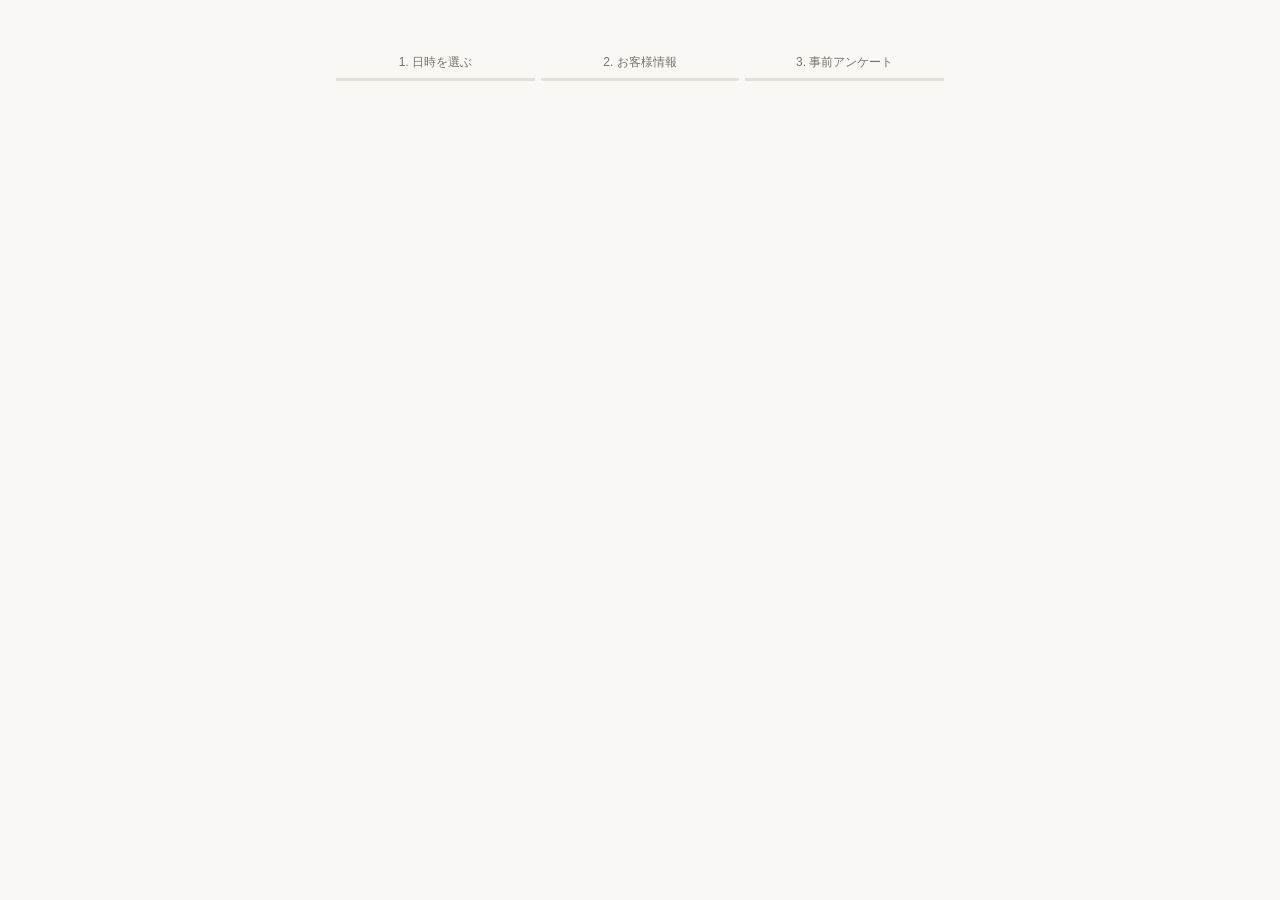
<file: booking/Index.html>
<!DOCTYPE html>
<html lang="ja">
<head>
<base target="_top">
<meta charset="utf-8">
<style>
  :root {
    --main:#8a6a4f; --main-dark:#6f533c; --main-soft:#f3ede6;
    --text:#2f2a26; --sub:#7a716a; --line:#e7e0d8; --bg:#faf8f5; --card:#fff; --err:#c2410c;
  }
  * { box-sizing:border-box; }
  body { margin:0; background:var(--bg); color:var(--text); font-family:-apple-system,BlinkMacSystemFont,"Hiragino Sans","Noto Sans JP","Yu Gothic",sans-serif; line-height:1.7; }
  .wrap { max-width:640px; margin:0 auto; padding:28px 16px 56px; }
  .brand { font-size:13px; letter-spacing:.2em; color:var(--main); font-weight:600; }
  h1 { font-size:22px; margin:2px 0 6px; font-weight:600; }
  .lead { color:var(--sub); font-size:14px; margin:0 0 18px; }
  .steps { display:flex; gap:6px; list-style:none; padding:0; margin:0 0 18px; }
  .steps li { flex:1; text-align:center; font-size:12px; color:var(--sub); padding:6px 0; border-bottom:3px solid var(--line); }
  .steps li.on { color:var(--main-dark); border-color:var(--main); font-weight:600; }
  .steps li.done { color:var(--main); border-color:#cdb8a4; }
  .card { background:var(--card); border:1px solid var(--line); border-radius:16px; padding:20px; margin-bottom:16px; }
  h2 { font-size:16px; margin:0 0 12px; font-weight:600; }
  .dates { display:flex; gap:8px; overflow-x:auto; padding-bottom:6px; }
  .chip, .slot { border:1px solid var(--line); background:#fff; border-radius:10px; padding:8px 12px; font-size:14px; cursor:pointer; white-space:nowrap; color:var(--text); font-family:inherit; }
  .chip.on, .slot.on { background:var(--main); border-color:var(--main); color:#fff; }
  .slots { display:grid; grid-template-columns:repeat(auto-fill,minmax(84px,1fr)); gap:8px; margin-top:12px; }
  label.f { display:block; font-size:14px; font-weight:600; margin:14px 0 6px; }
  .req { color:var(--err); font-size:11px; margin-left:6px; font-weight:600; }
  .opt-label { color:var(--sub); font-size:11px; margin-left:6px; font-weight:400; }
  input[type=text], input[type=email], input[type=tel], textarea { width:100%; font:inherit; font-size:16px; padding:10px 12px; border:1px solid var(--line); border-radius:10px; background:#fff; color:var(--text); }
  textarea { min-height:110px; resize:vertical; }
  input:focus, textarea:focus { outline:2px solid #d9c6b3; border-color:var(--main); }
  .picked { background:var(--main-soft); border-radius:10px; padding:10px 12px; font-size:14px; }
  fieldset { border:0; padding:0; margin:0 0 22px; }
  legend { font-size:15px; font-weight:600; margin-bottom:10px; padding:0; }
  .opts { display:flex; flex-wrap:wrap; gap:8px; }
  .opt { position:relative; cursor:pointer; }
  .opt input { position:absolute; opacity:0; pointer-events:none; }
  .opt span { display:inline-block; border:1px solid var(--line); border-radius:999px; padding:8px 14px; font-size:14px; background:#fff; transition:background .15s, color .15s; }
  .opt input:checked + span { background:var(--main); border-color:var(--main); color:#fff; }
  .opt input:focus-visible + span { outline:2px solid #d9c6b3; outline-offset:2px; }
  button.submit { width:100%; margin-top:8px; padding:14px; font-size:16px; font-weight:600; border:0; border-radius:12px; background:var(--main); color:#fff; cursor:pointer; font-family:inherit; }
  button.submit:disabled { opacity:.45; cursor:default; }
  button.link { display:block; margin:14px auto 0; background:none; border:0; color:var(--sub); font-size:14px; text-decoration:underline; cursor:pointer; font-family:inherit; }
  .notice { background:var(--main-soft); border-color:transparent; font-size:14px; }
  .notice strong { font-size:16px; }
  .msg { color:var(--sub); font-size:14px; }
  .err { color:var(--err); font-size:14px; margin:12px 0 0; }
  .done { text-align:center; padding:36px 20px; }
  .done .big { width:56px; height:56px; border-radius:50%; background:var(--main); color:#fff; font-size:28px; display:flex; align-items:center; justify-content:center; margin:0 auto 12px; }
  .hidden { display:none !important; }
</style>
</head>
<body>
<div class="wrap">
  <div class="brand" id="brand"></div>
  <h1 id="title"></h1>
  <p class="lead" id="lead"></p>
  <ol class="steps" id="steps">
    <li data-s="1">1. 日時を選ぶ</li>
    <li data-s="2">2. お客様情報</li>
    <li data-s="3">3. 事前アンケート</li>
  </ol>

  <!-- 予約 -->
  <section id="book-area" class="hidden">
    <div class="card">
      <h2>日時を選ぶ</h2>
      <div id="loading" class="msg">空き状況を読み込んでいます…</div>
      <div id="dates" class="dates"></div>
      <div id="slots" class="slots"></div>
    </div>

    <div class="card">
      <h2>お客様情報</h2>
      <div id="picked" class="picked hidden"></div>

      <label class="f" for="name">お名前<span class="req">必須</span></label>
      <input id="name" type="text" autocomplete="name" placeholder="山田 花子">

      <label class="f" for="email">メールアドレス<span class="req">必須</span></label>
      <input id="email" type="email" autocomplete="email" placeholder="example@mail.com">

      <label class="f" for="phone">電話番号<span class="opt-label">任意</span></label>
      <input id="phone" type="tel" autocomplete="tel" placeholder="090-1234-5678">

      <div id="book-error" class="err hidden"></div>
      <button id="book-submit" class="submit" style="margin-top:20px" disabled>この日時で予約する</button>
    </div>
  </section>

  <!-- 事前アンケート -->
  <section id="survey-area" class="hidden">
    <div class="card notice" id="survey-intro"></div>
    <div class="card">
      <h2>事前アンケート</h2>
      <p class="msg" style="margin-top:-6px">ご相談をより充実した時間にするため、簡単なアンケートにご協力ください（1分ほどで終わります）。</p>
      <form id="survey-form" onsubmit="return false"></form>
      <div id="survey-error" class="err hidden"></div>
      <button id="survey-submit" class="submit">アンケートを送信する</button>
      <button id="survey-later" class="link hidden">あとで回答する</button>
    </div>
  </section>

  <!-- 完了 -->
  <section id="done-area" class="card done hidden">
    <div class="big">✓</div>
    <h2 id="done-title"></h2>
    <p id="done-text" class="msg"></p>
  </section>
</div>

<script>
  const DATA = <?!= dataJson ?>;
  const $ = (id) => document.getElementById(id);
  let days = [], selected = null, sending = false, booking = DATA.booking || null;

  $('brand').textContent = DATA.brand;
  $('title').textContent = DATA.title;

  function show(id) {
    ['book-area', 'survey-area', 'done-area'].forEach(s => $(s).classList.toggle('hidden', s !== id));
    window.scrollTo(0, 0);
  }
  function setStep(n) {
    document.querySelectorAll('#steps li').forEach(li => {
      const s = Number(li.dataset.s);
      li.classList.toggle('on', s === n);
      li.classList.toggle('done', s < n);
    });
  }
  function errText(e) {
    return (e && e.message) ? e.message.replace(/^Error:\s*/, '') : '送信に失敗しました。時間をおいて再度お試しください。';
  }

  /* ---------- 予約 ---------- */

  function loadSlots() {
    $('loading').classList.remove('hidden');
    $('loading').textContent = '空き状況を読み込んでいます…';
    $('dates').innerHTML = ''; $('slots').innerHTML = '';
    google.script.run
      .withSuccessHandler(d => {
        days = d;
        if (!days.length) { $('loading').textContent = '現在ご予約いただける枠がありません。'; return; }
        $('loading').classList.add('hidden');
        renderDates(0);
      })
      .withFailureHandler(() => { $('loading').textContent = '読み込みに失敗しました。ページを再読み込みしてください。'; })
      .getAvailableSlots();
  }

  function renderDates(active) {
    $('dates').innerHTML = '';
    days.forEach((d, i) => {
      const b = document.createElement('button');
      b.className = 'chip' + (i === active ? ' on' : '');
      b.textContent = d.label;
      b.onclick = () => renderDates(i);
      $('dates').appendChild(b);
    });
    renderSlots(days[active]);
  }

  function renderSlots(day) {
    $('slots').innerHTML = '';
    day.slots.forEach(s => {
      const b = document.createElement('button');
      b.className = 'slot' + (selected && selected.start === s.start ? ' on' : '');
      b.textContent = s.label;
      b.onclick = () => {
        selected = { start: s.start, text: day.label + ' ' + s.label + '〜' };
        renderSlots(day); setStep(2); updateBook();
      };
      $('slots').appendChild(b);
    });
  }

  function updateBook() {
    if (selected) { $('picked').textContent = '選択中の日時：' + selected.text; $('picked').classList.remove('hidden'); }
    else $('picked').classList.add('hidden');
    $('book-submit').disabled = sending || !selected || !$('name').value.trim() || !$('email').value.trim();
  }
  ['name', 'email', 'phone'].forEach(id => $(id).addEventListener('input', updateBook));

  $('book-submit').onclick = () => {
    sending = true; updateBook();
    $('book-submit').textContent = '送信中…';
    $('book-error').classList.add('hidden');
    google.script.run
      .withSuccessHandler(r => {
        sending = false;
        booking = { id: r.id, name: r.name, when: r.when, answered: false, answers: {} };
        openSurvey(true);
      })
      .withFailureHandler(e => {
        sending = false;
        $('book-submit').textContent = 'この日時で予約する';
        $('book-error').textContent = errText(e);
        $('book-error').classList.remove('hidden');
        if (/埋まって/.test($('book-error').textContent)) { selected = null; setStep(1); loadSlots(); }
        updateBook();
      })
      .bookSlot({ name: $('name').value, email: $('email').value, phone: $('phone').value, start: selected.start });
  };

  /* ---------- 事前アンケート ---------- */

  function renderSurvey() {
    const form = $('survey-form');
    form.innerHTML = '';
    const prev = booking.answers || {};
    DATA.survey.forEach(q => {
      const fs = document.createElement('fieldset');
      const lg = document.createElement('legend');
      lg.textContent = q.label;
      const badge = document.createElement('span');
      badge.className = q.required ? 'req' : 'opt-label';
      badge.textContent = q.required ? '必須' : '任意';
      lg.appendChild(badge);
      fs.appendChild(lg);

      if (q.type === 'textarea') {
        const ta = document.createElement('textarea');
        ta.name = q.key;
        ta.placeholder = 'お部屋のこと、気になっていること、ご希望など自由にご記入ください';
        ta.value = prev[q.key] || '';
        fs.appendChild(ta);
      } else {
        const chosen = (prev[q.key] || '').split('、');
        const wrap = document.createElement('div');
        wrap.className = 'opts';
        q.options.forEach(o => {
          const lb = document.createElement('label');
          lb.className = 'opt';
          const inp = document.createElement('input');
          inp.type = q.type; inp.name = q.key; inp.value = o;
          inp.checked = chosen.indexOf(o) !== -1;
          const sp = document.createElement('span');
          sp.textContent = o;
          lb.appendChild(inp); lb.appendChild(sp);
          wrap.appendChild(lb);
        });
        fs.appendChild(wrap);
      }
      form.appendChild(fs);
    });
  }

  function collectSurvey() {
    const form = $('survey-form'), answers = {};
    for (const q of DATA.survey) {
      let v;
      if (q.type === 'checkbox') v = [...form.querySelectorAll('input[name="' + q.key + '"]:checked')].map(i => i.value);
      else if (q.type === 'radio') { const c = form.querySelector('input[name="' + q.key + '"]:checked'); v = c ? c.value : ''; }
      else v = form.querySelector('textarea[name="' + q.key + '"]').value.trim();
      if (q.required && (!v || !v.length)) throw new Error('「' + q.label + '」にご回答ください。');
      answers[q.key] = v;
    }
    return answers;
  }

  function openSurvey(justBooked) {
    setStep(3);
    const intro = $('survey-intro');
    intro.innerHTML = '';
    const head = document.createElement('strong');
    head.textContent = justBooked ? 'ご予約ありがとうございます' : booking.name + ' 様';
    const p = document.createElement('div');
    p.textContent = 'ご相談日時：' + booking.when;
    intro.appendChild(head); intro.appendChild(p);
    if (justBooked) {
      const m = document.createElement('div');
      m.className = 'msg';
      m.textContent = '確認メールをお送りしました。Zoomのリンクはメールに記載しています。';
      intro.appendChild(m);
    } else if (booking.answered) {
      const m = document.createElement('div');
      m.className = 'msg';
      m.textContent = 'アンケートは回答済みです。内容を修正して送り直すこともできます。';
      intro.appendChild(m);
    }
    $('survey-later').classList.toggle('hidden', !justBooked);
    renderSurvey();
    show('survey-area');
  }

  $('survey-submit').onclick = () => {
    $('survey-error').classList.add('hidden');
    let answers;
    try { answers = collectSurvey(); }
    catch (e) { $('survey-error').textContent = e.message; $('survey-error').classList.remove('hidden'); return; }
    $('survey-submit').disabled = true;
    $('survey-submit').textContent = '送信中…';
    google.script.run
      .withSuccessHandler(() => {
        done('ありがとうございました', 'アンケートを受け付けました。\n' + booking.when + ' にお話しできるのを楽しみにしております。');
      })
      .withFailureHandler(e => {
        $('survey-submit').disabled = false;
        $('survey-submit').textContent = 'アンケートを送信する';
        $('survey-error').textContent = errText(e);
        $('survey-error').classList.remove('hidden');
      })
      .submitSurvey(booking.id, answers);
  };

  $('survey-later').onclick = () => {
    done('ご予約を承りました', booking.when + '\n確認メールにアンケートのURLを記載しています。ご相談日までにご回答いただけると助かります。');
  };

  function done(title, text) {
    document.querySelectorAll('#steps li').forEach(li => { li.classList.remove('on'); li.classList.add('done'); });
    $('done-title').textContent = title;
    $('done-text').innerText = text + '\n\nメールが届かない場合は、迷惑メールフォルダもご確認ください。';
    show('done-area');
  }

  /* ---------- 開始 ---------- */

  if (DATA.mode === 'survey') {
    $('lead').textContent = '事前アンケートにご協力ください。';
    openSurvey(false);
  } else if (DATA.mode === 'notfound') {
    $('steps').classList.add('hidden');
    $('done-title').textContent = 'ご予約が見つかりませんでした';
    $('done-text').textContent = 'お手数ですが、確認メールに記載のURLから開き直してください。';
    $('done-area').querySelector('.big').textContent = '!';
    show('done-area');
  } else {
    $('lead').textContent = 'ご都合のよい日時をお選びください（' + DATA.slotMinutes + '分・Zoom）。ご予約のあとに簡単な事前アンケートがあります。';
    setStep(1);
    show('book-area');
    loadSlots();
  }
</script>
</body>
</html>
</file>
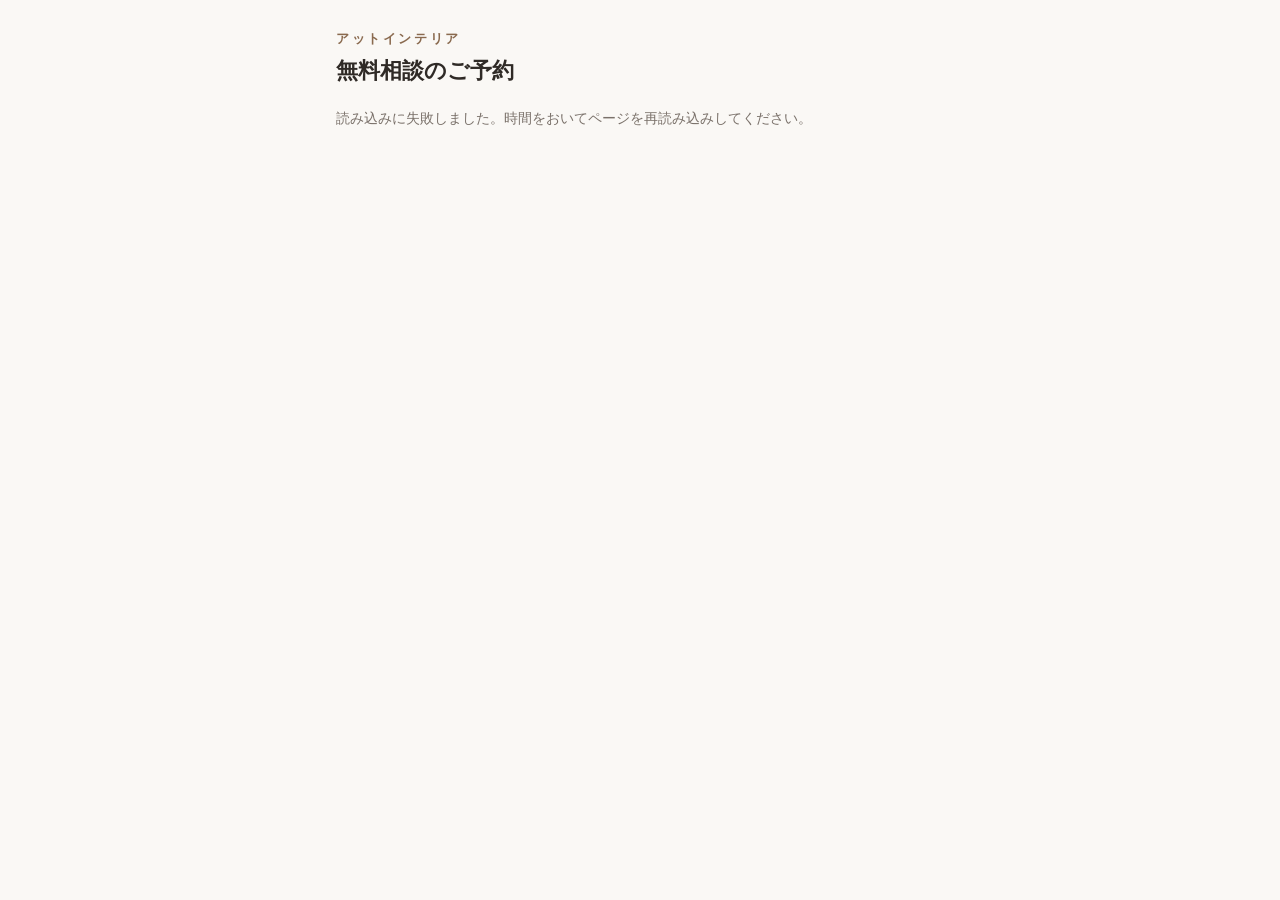
<file: docs/index.html>
<!DOCTYPE html>
<html lang="ja">
<head>
<meta charset="utf-8">
<meta name="viewport" content="width=device-width, initial-scale=1">
<title>アットインテリア 無料相談のご予約</title>
<style>
  :root {
    --main:#8a6a4f; --main-dark:#6f533c; --main-soft:#f3ede6;
    --text:#2f2a26; --sub:#7a716a; --line:#e7e0d8; --bg:#faf8f5; --card:#fff; --err:#c2410c;
  }
  * { box-sizing:border-box; }
  body { margin:0; background:var(--bg); color:var(--text); font-family:-apple-system,BlinkMacSystemFont,"Hiragino Sans","Noto Sans JP","Yu Gothic",sans-serif; line-height:1.7; }
  .wrap { max-width:640px; margin:0 auto; padding:28px 16px 56px; }
  .brand { font-size:13px; letter-spacing:.2em; color:var(--main); font-weight:600; }
  h1 { font-size:22px; margin:2px 0 6px; font-weight:600; }
  .lead { color:var(--sub); font-size:14px; margin:0 0 18px; }
  .steps { display:flex; gap:6px; list-style:none; padding:0; margin:0 0 18px; }
  .steps li { flex:1; text-align:center; font-size:12px; color:var(--sub); padding:6px 0; border-bottom:3px solid var(--line); }
  .steps li.on { color:var(--main-dark); border-color:var(--main); font-weight:600; }
  .steps li.done { color:var(--main); border-color:#cdb8a4; }
  .card { background:var(--card); border:1px solid var(--line); border-radius:16px; padding:20px; margin-bottom:16px; }
  h2 { font-size:16px; margin:0 0 12px; font-weight:600; }
  .dates { display:flex; gap:8px; overflow-x:auto; padding-bottom:6px; }
  .chip, .slot { border:1px solid var(--line); background:#fff; border-radius:10px; padding:8px 12px; font-size:14px; cursor:pointer; white-space:nowrap; color:var(--text); font-family:inherit; }
  .chip.on, .slot.on { background:var(--main); border-color:var(--main); color:#fff; }
  .slots { display:grid; grid-template-columns:repeat(auto-fill,minmax(84px,1fr)); gap:8px; margin-top:12px; }
  label.f { display:block; font-size:14px; font-weight:600; margin:14px 0 6px; }
  .req { color:var(--err); font-size:11px; margin-left:6px; font-weight:600; }
  .opt-label { color:var(--sub); font-size:11px; margin-left:6px; font-weight:400; }
  input[type=text], input[type=email], input[type=tel], textarea { width:100%; font:inherit; font-size:16px; padding:10px 12px; border:1px solid var(--line); border-radius:10px; background:#fff; color:var(--text); }
  textarea { min-height:110px; resize:vertical; }
  input:focus, textarea:focus { outline:2px solid #d9c6b3; border-color:var(--main); }
  .picked { background:var(--main-soft); border-radius:10px; padding:10px 12px; font-size:14px; }
  fieldset { border:0; padding:0; margin:0 0 22px; }
  legend { font-size:15px; font-weight:600; margin-bottom:10px; padding:0; }
  .opts { display:flex; flex-wrap:wrap; gap:8px; }
  .opt { position:relative; cursor:pointer; }
  .opt input { position:absolute; opacity:0; pointer-events:none; }
  .opt span { display:inline-block; border:1px solid var(--line); border-radius:999px; padding:8px 14px; font-size:14px; background:#fff; transition:background .15s, color .15s; }
  .opt input:checked + span { background:var(--main); border-color:var(--main); color:#fff; }
  .opt input:focus-visible + span { outline:2px solid #d9c6b3; outline-offset:2px; }
  button.submit { width:100%; margin-top:8px; padding:14px; font-size:16px; font-weight:600; border:0; border-radius:12px; background:var(--main); color:#fff; cursor:pointer; font-family:inherit; }
  button.submit:disabled { opacity:.45; cursor:default; }
  button.link { display:block; margin:14px auto 0; background:none; border:0; color:var(--sub); font-size:14px; text-decoration:underline; cursor:pointer; font-family:inherit; }
  .notice { background:var(--main-soft); border-color:transparent; font-size:14px; }
  .notice strong { font-size:16px; }
  .msg { color:var(--sub); font-size:14px; }
  .err { color:var(--err); font-size:14px; margin:12px 0 0; }
  .done { text-align:center; padding:36px 20px; }
  .done .big { width:56px; height:56px; border-radius:50%; background:var(--main); color:#fff; font-size:28px; display:flex; align-items:center; justify-content:center; margin:0 auto 12px; }
  .hidden { display:none !important; }
</style>
</head>
<body>
<div class="wrap">
  <div class="brand" id="brand">アットインテリア</div>
  <h1 id="title">無料相談のご予約</h1>
  <p class="lead" id="lead"></p>
  <p class="msg" id="boot">読み込んでいます…</p>
  <ol class="steps hidden" id="steps">
    <li data-s="1">1. 日時を選ぶ</li>
    <li data-s="2">2. お客様情報</li>
    <li data-s="3">3. 事前アンケート</li>
  </ol>

  <!-- 予約 -->
  <section id="book-area" class="hidden">
    <div class="card">
      <h2>日時を選ぶ</h2>
      <div id="loading" class="msg">空き状況を読み込んでいます…</div>
      <div id="dates" class="dates"></div>
      <div id="slots" class="slots"></div>
    </div>

    <div class="card">
      <h2>お客様情報</h2>
      <div id="picked" class="picked hidden"></div>

      <label class="f" for="name">お名前<span class="req">必須</span></label>
      <input id="name" type="text" autocomplete="name" placeholder="山田 花子">

      <label class="f" for="email">メールアドレス<span class="req">必須</span></label>
      <input id="email" type="email" autocomplete="email" placeholder="example@mail.com">

      <label class="f" for="phone">電話番号<span class="opt-label">任意</span></label>
      <input id="phone" type="tel" autocomplete="tel" placeholder="090-1234-5678">

      <div id="book-error" class="err hidden"></div>
      <button id="book-submit" class="submit" style="margin-top:20px" disabled>この日時で予約する</button>
    </div>
  </section>

  <!-- 事前アンケート -->
  <section id="survey-area" class="hidden">
    <div class="card notice" id="survey-intro"></div>
    <div class="card">
      <h2>事前アンケート</h2>
      <p class="msg" style="margin-top:-6px">ご相談をより充実した時間にするため、簡単なアンケートにご協力ください（1分ほどで終わります）。</p>
      <form id="survey-form" onsubmit="return false"></form>
      <div id="survey-error" class="err hidden"></div>
      <button id="survey-submit" class="submit">アンケートを送信する</button>
      <button id="survey-later" class="link hidden">あとで回答する</button>
    </div>
  </section>

  <!-- 完了 -->
  <section id="done-area" class="card done hidden">
    <div class="big">✓</div>
    <h2 id="done-title"></h2>
    <p id="done-text" class="msg"></p>
  </section>
</div>

<script>
  // 予約の受付・記録を行う Google Apps Script のURL
  const API = 'https://script.google.com/macros/s/AKfycbxY_5P5gSoSeI71-rB8npXtuurKWuTDs4BiVKbBpm8xJnuBipQe_jRMwuKZgoZ9Q109/exec';

  const $ = (id) => document.getElementById(id);
  let DATA = null, days = [], selected = null, sending = false, booking = null;

  function unwrap(res) {
    return res.json().then(r => { if (!r.ok) throw new Error(r.error); return r.data; });
  }
  function apiGet(params) {
    return withTimeout(fetch(API + '?' + new URLSearchParams(params)).then(unwrap));
  }
  function withTimeout(p) {
    return Promise.race([p, new Promise((_, ng) => setTimeout(() => ng(new Error('timeout')), 30000))]);
  }
  function apiPost(body) {
    return fetch(API, {
      method: 'POST',
      headers: { 'Content-Type': 'text/plain;charset=utf-8' },
      body: JSON.stringify(body),
    }).then(unwrap);
  }

  function show(id) {
    ['book-area', 'survey-area', 'done-area'].forEach(s => $(s).classList.toggle('hidden', s !== id));
    window.scrollTo(0, 0);
  }
  function setStep(n) {
    document.querySelectorAll('#steps li').forEach(li => {
      const s = Number(li.dataset.s);
      li.classList.toggle('on', s === n);
      li.classList.toggle('done', s < n);
    });
  }
  function errText(e) {
    return (e && e.message) ? e.message.replace(/^Error:\s*/, '') : '送信に失敗しました。時間をおいて再度お試しください。';
  }

  /* ---------- 予約 ---------- */

  let slotsRequest = null; // ページを開いた直後に先に読み込みを始めておく
  function loadSlots() {
    $('loading').classList.remove('hidden');
    $('loading').textContent = '空き状況を読み込んでいます…（数秒かかることがあります）';
    $('dates').innerHTML = ''; $('slots').innerHTML = '';
    const req = slotsRequest || apiGet({ api: 'slots' });
    slotsRequest = null;
    req
      .then(d => {
        days = d;
        if (!days.length) { $('loading').textContent = '現在ご予約いただける枠がありません。'; return; }
        $('loading').classList.add('hidden');
        renderDates(0);
      })
      .catch(() => { $('loading').textContent = '読み込みに失敗しました。ページを再読み込みしてください。'; });
  }

  function renderDates(active) {
    $('dates').innerHTML = '';
    days.forEach((d, i) => {
      const b = document.createElement('button');
      b.className = 'chip' + (i === active ? ' on' : '');
      b.textContent = d.label;
      b.onclick = () => renderDates(i);
      $('dates').appendChild(b);
    });
    renderSlots(days[active]);
  }

  function renderSlots(day) {
    $('slots').innerHTML = '';
    day.slots.forEach(s => {
      const b = document.createElement('button');
      b.className = 'slot' + (selected && selected.start === s.start ? ' on' : '');
      b.textContent = s.label;
      b.onclick = () => {
        selected = { start: s.start, text: day.label + ' ' + s.label + '〜' };
        renderSlots(day); setStep(2); updateBook();
      };
      $('slots').appendChild(b);
    });
  }

  function updateBook() {
    if (selected) { $('picked').textContent = '選択中の日時：' + selected.text; $('picked').classList.remove('hidden'); }
    else $('picked').classList.add('hidden');
    $('book-submit').disabled = sending || !selected || !$('name').value.trim() || !$('email').value.trim();
  }
  ['name', 'email', 'phone'].forEach(id => $(id).addEventListener('input', updateBook));

  $('book-submit').onclick = () => {
    sending = true; updateBook();
    $('book-submit').textContent = '送信中…';
    $('book-error').classList.add('hidden');
    apiPost({ action: 'book', form: { name: $('name').value, email: $('email').value, phone: $('phone').value, start: selected.start } })
      .then(r => {
        sending = false;
        booking = { id: r.id, name: r.name, when: r.when, answered: false, answers: {} };
        openSurvey(true);
      })
      .catch(e => {
        sending = false;
        $('book-submit').textContent = 'この日時で予約する';
        $('book-error').textContent = errText(e);
        $('book-error').classList.remove('hidden');
        if (/埋まって/.test($('book-error').textContent)) { selected = null; setStep(1); loadSlots(); }
        updateBook();
      });
  };

  /* ---------- 事前アンケート ---------- */

  function renderSurvey() {
    const form = $('survey-form');
    form.innerHTML = '';
    const prev = booking.answers || {};
    DATA.survey.forEach(q => {
      const fs = document.createElement('fieldset');
      const lg = document.createElement('legend');
      lg.textContent = q.label;
      const badge = document.createElement('span');
      badge.className = q.required ? 'req' : 'opt-label';
      badge.textContent = q.required ? '必須' : '任意';
      lg.appendChild(badge);
      fs.appendChild(lg);

      if (q.type === 'textarea') {
        const ta = document.createElement('textarea');
        ta.name = q.key;
        ta.placeholder = 'お部屋のこと、気になっていること、ご希望など自由にご記入ください';
        ta.value = prev[q.key] || '';
        fs.appendChild(ta);
      } else {
        const chosen = (prev[q.key] || '').split('、');
        const wrap = document.createElement('div');
        wrap.className = 'opts';
        q.options.forEach(o => {
          const lb = document.createElement('label');
          lb.className = 'opt';
          const inp = document.createElement('input');
          inp.type = q.type; inp.name = q.key; inp.value = o;
          inp.checked = chosen.indexOf(o) !== -1;
          const sp = document.createElement('span');
          sp.textContent = o;
          lb.appendChild(inp); lb.appendChild(sp);
          wrap.appendChild(lb);
        });
        fs.appendChild(wrap);
      }
      form.appendChild(fs);
    });
  }

  function collectSurvey() {
    const form = $('survey-form'), answers = {};
    for (const q of DATA.survey) {
      let v;
      if (q.type === 'checkbox') v = [...form.querySelectorAll('input[name="' + q.key + '"]:checked')].map(i => i.value);
      else if (q.type === 'radio') { const c = form.querySelector('input[name="' + q.key + '"]:checked'); v = c ? c.value : ''; }
      else v = form.querySelector('textarea[name="' + q.key + '"]').value.trim();
      if (q.required && (!v || !v.length)) throw new Error('「' + q.label + '」にご回答ください。');
      answers[q.key] = v;
    }
    return answers;
  }

  function openSurvey(justBooked) {
    setStep(3);
    const intro = $('survey-intro');
    intro.innerHTML = '';
    const head = document.createElement('strong');
    head.textContent = justBooked ? 'ご予約ありがとうございます' : booking.name + ' 様';
    const p = document.createElement('div');
    p.textContent = 'ご相談日時：' + booking.when;
    intro.appendChild(head); intro.appendChild(p);
    if (justBooked) {
      const m = document.createElement('div');
      m.className = 'msg';
      m.textContent = '確認メールをお送りしました。Zoomのリンクはメールに記載しています。';
      intro.appendChild(m);
    } else if (booking.answered) {
      const m = document.createElement('div');
      m.className = 'msg';
      m.textContent = 'アンケートは回答済みです。内容を修正して送り直すこともできます。';
      intro.appendChild(m);
    }
    $('survey-later').classList.toggle('hidden', !justBooked);
    renderSurvey();
    show('survey-area');
  }

  $('survey-submit').onclick = () => {
    $('survey-error').classList.add('hidden');
    let answers;
    try { answers = collectSurvey(); }
    catch (e) { $('survey-error').textContent = e.message; $('survey-error').classList.remove('hidden'); return; }
    $('survey-submit').disabled = true;
    $('survey-submit').textContent = '送信中…';
    apiPost({ action: 'survey', id: booking.id, answers: answers })
      .then(() => {
        done('ありがとうございました', 'アンケートを受け付けました。\n' + booking.when + ' にお話しできるのを楽しみにしております。');
      })
      .catch(e => {
        $('survey-submit').disabled = false;
        $('survey-submit').textContent = 'アンケートを送信する';
        $('survey-error').textContent = errText(e);
        $('survey-error').classList.remove('hidden');
      });
  };

  $('survey-later').onclick = () => {
    done('ご予約を承りました', booking.when + '\n確認メールにアンケートのURLを記載しています。ご相談日までにご回答いただけると助かります。');
  };

  function done(title, text) {
    document.querySelectorAll('#steps li').forEach(li => { li.classList.remove('on'); li.classList.add('done'); });
    $('done-title').textContent = title;
    $('done-text').innerText = text + '\n\nメールが届かない場合は、迷惑メールフォルダもご確認ください。';
    show('done-area');
  }

  /* ---------- 開始 ---------- */

  function start() {
    $('boot').classList.add('hidden');
    $('steps').classList.remove('hidden');
    $('brand').textContent = DATA.brand;
    $('title').textContent = DATA.title;
    booking = DATA.booking || null;
    if (DATA.mode === 'survey') {
      $('lead').textContent = '事前アンケートにご協力ください。';
      openSurvey(false);
    } else if (DATA.mode === 'notfound') {
      $('steps').classList.add('hidden');
      $('done-title').textContent = 'ご予約が見つかりませんでした';
      $('done-text').textContent = 'お手数ですが、確認メールに記載のURLから開き直してください。';
      $('done-area').querySelector('.big').textContent = '!';
      show('done-area');
    } else {
      $('lead').textContent = 'ご都合のよい日時をお選びください（' + DATA.slotMinutes + '分・Zoom）。ご予約のあとに簡単な事前アンケートがあります。';
      setStep(1);
      show('book-area');
      loadSlots();
    }
  }

  const params = new URLSearchParams(location.search);
  if (!params.get('id')) slotsRequest = apiGet({ api: 'slots' });
  apiGet(params.get('id') ? { api: 'init', id: params.get('id') } : { api: 'init' })
    .then(d => { DATA = d; start(); })
    .catch(() => { $('boot').textContent = '読み込みに失敗しました。時間をおいてページを再読み込みしてください。'; });
</script>
</body>
</html>
</file>
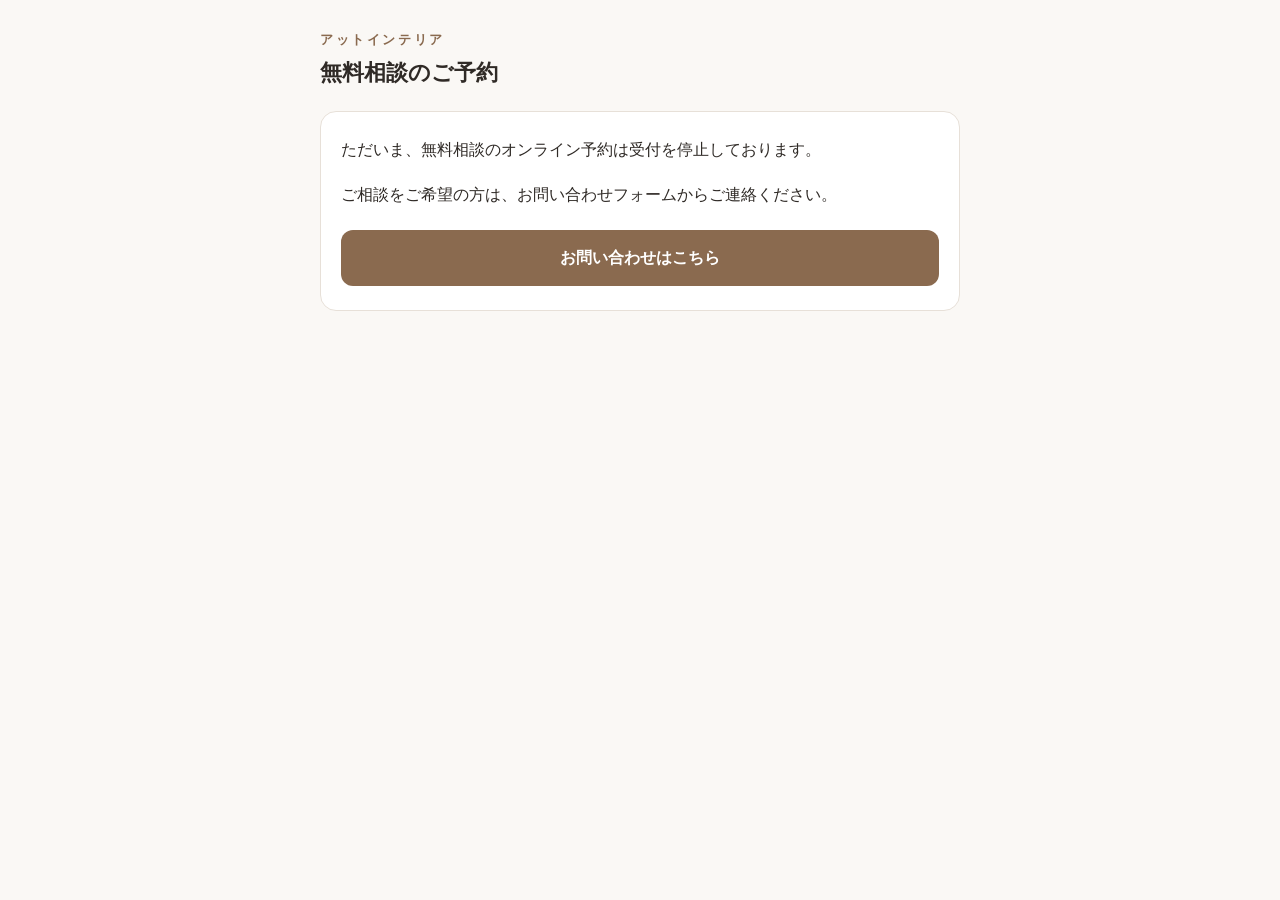
<file: docs/yoyaku/index.html>
<!DOCTYPE html>
<html lang="ja">
<head>
<meta charset="utf-8">
<meta name="viewport" content="width=device-width, initial-scale=1">
<title>アットインテリア 無料相談のご予約</title>
<style>
  body { margin:0; background:#faf8f5; color:#2f2a26; font-family:-apple-system,BlinkMacSystemFont,"Hiragino Sans","Noto Sans JP","Yu Gothic",sans-serif; line-height:1.8; }
  .wrap { max-width:640px; margin:0 auto; padding:28px 16px 56px; }
  .brand { font-size:13px; letter-spacing:.2em; color:#8a6a4f; font-weight:600; }
  h1 { font-size:22px; margin:2px 0 18px; font-weight:600; }
  .card { background:#fff; border:1px solid #e7e0d8; border-radius:16px; padding:24px 20px; }
  a.btn { display:block; text-align:center; margin-top:20px; padding:14px; border-radius:12px; background:#8a6a4f; color:#fff; text-decoration:none; font-weight:600; }
</style>
</head>
<body>
<div class="wrap">
  <div class="brand">アットインテリア</div>
  <h1>無料相談のご予約</h1>
  <div class="card">
    <p style="margin-top:0">ただいま、無料相談のオンライン予約は受付を停止しております。</p>
    <p style="margin-bottom:0">ご相談をご希望の方は、お問い合わせフォームからご連絡ください。</p>
    <a class="btn" href="/#contact">お問い合わせはこちら</a>
  </div>
</div>
</body>
</html>
</file>
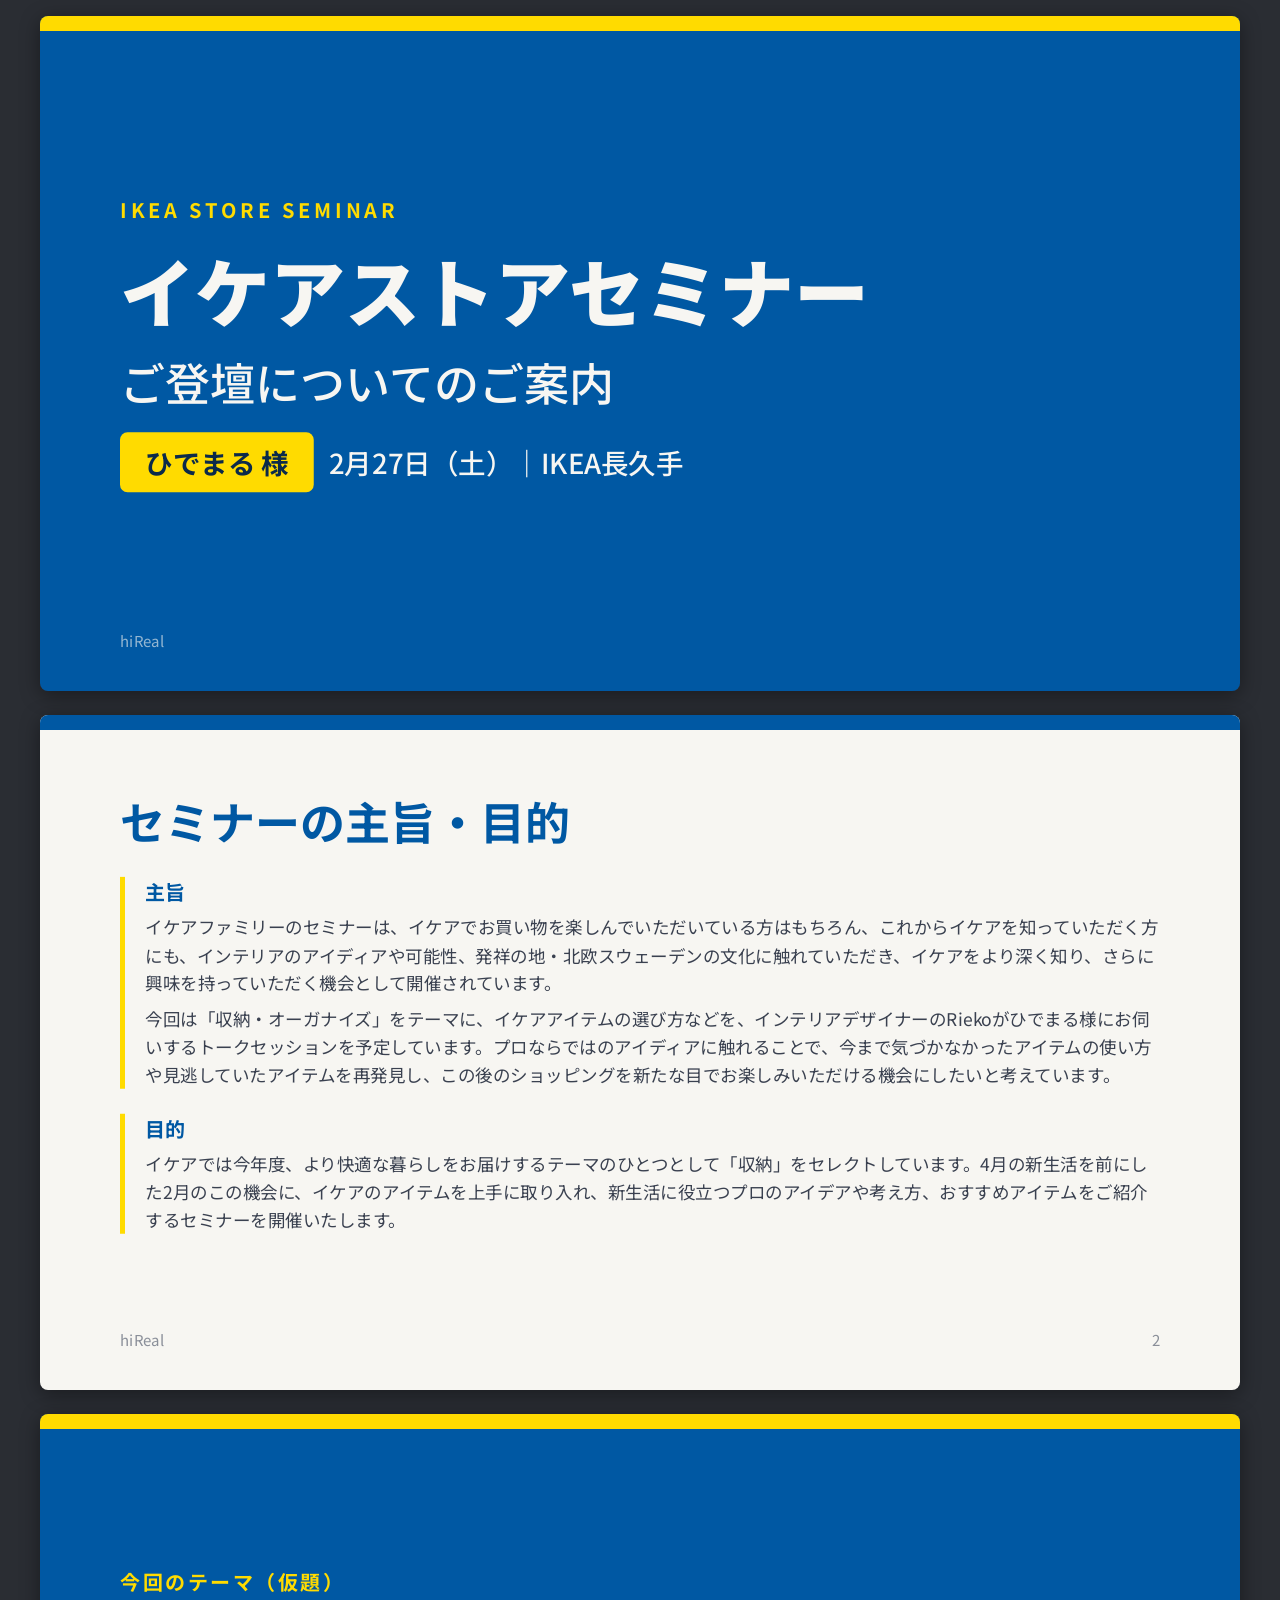
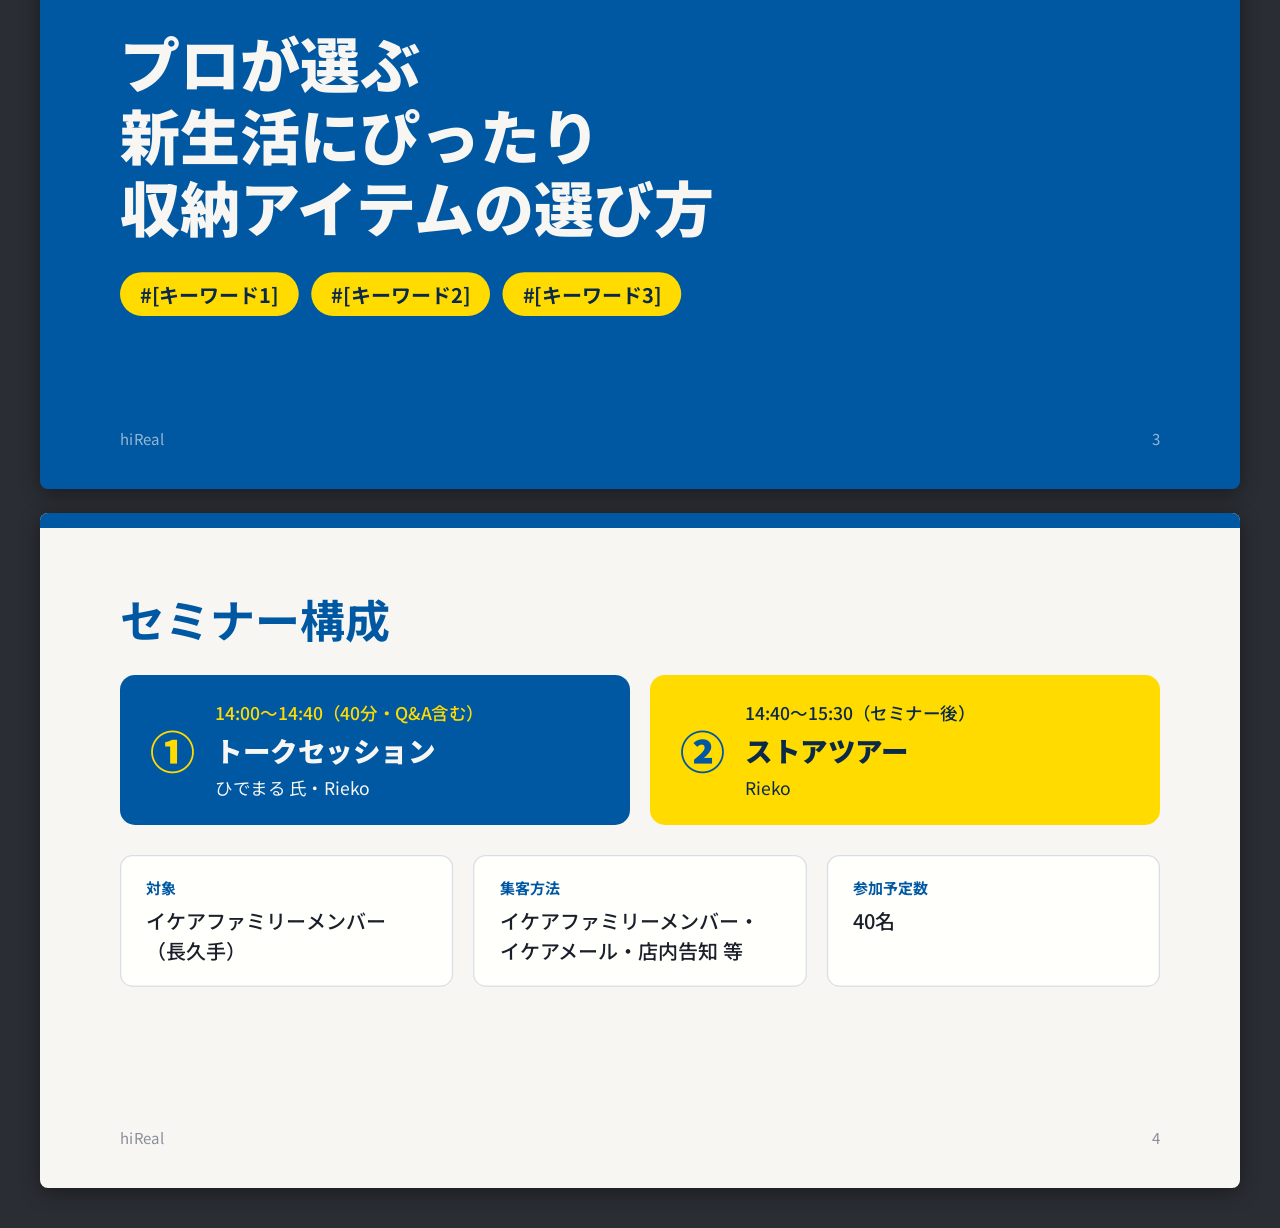
<file: ikea_seminar_slides.html>
<!doctype html><html lang="ja"><head><meta charset="utf-8"><meta name="viewport" content="width=device-width,initial-scale=1">
<title>イケアストアセミナー ご登壇のご案内</title>
<link rel="stylesheet" href="https://fonts.googleapis.com/css2?family=Noto+Sans+JP:wght@400;500;700;900&display=swap">
<style>
*{box-sizing:border-box;margin:0}
body{background:#2a2d33;font-family:'Noto Sans JP',sans-serif;padding:16px}
.wrap{max-width:1200px;margin:0 auto 24px;position:relative;overflow:hidden;border-radius:8px;box-shadow:0 4px 20px rgba(0,0,0,.4)}
.wrap>section{width:1920px;height:1080px;position:relative;transform-origin:0 0;overflow:hidden}
aside{display:none}
</style></head><body>
<div class="wrap">
<section id="cover" data-transition="fade" style="background:#0058A3;color:#F7F6F2;font-family:'Noto Sans JP', Arial, sans-serif;padding:128px 128px 160px;display:flex;flex-direction:column;justify-content:center;gap:40px">
<div style="position:absolute;left:0;top:0;width:1920px;height:24px;background:#FFDB00"></div>
<p style="font-size:32px;font-weight:700;letter-spacing:6px;color:#FFDB00">IKEA STORE SEMINAR</p>
<h1 style="font-size:120px;font-weight:900;line-height:1.1;color:#F7F6F2">イケアストアセミナー</h1>
<h2 style="font-size:72px;font-weight:500;line-height:1.15;color:#F7F6F2">ご登壇についてのご案内</h2>
<div style="display:flex;flex-direction:row;gap:24px;align-items:center">
<p style="font-size:44px;font-weight:700;color:#0B2A4A;background:#FFDB00;padding:16px 40px;border-radius:12px">ひでまる 様</p>
<p style="font-size:44px;font-weight:500;color:#F7F6F2">2月27日（土）｜IKEA長久手</p>
</div>
<p style="position:absolute;left:128px;bottom:64px;width:600px;font-size:24px;color:#F7F6F2;opacity:0.6">hiReal</p>
<aside>ひでまる様へのご登壇のご案内資料です。日程は2月27日（土）、会場はIKEA長久手です。</aside>
</section>
</div>
<div class="wrap">
<section id="about" data-transition="fade" style="background:#F7F6F2;color:#1B1F2A;font-family:'Noto Sans JP', Arial, sans-serif;padding:128px 128px 160px;display:flex;flex-direction:column;gap:48px">
<div style="position:absolute;left:0;top:0;width:1920px;height:24px;background:#0058A3"></div>
<h2 style="font-size:72px;font-weight:700;line-height:1.15;color:#0058A3">セミナーの主旨・目的</h2>
<div style="display:flex;flex-direction:column;gap:40px">
<div style="display:flex;flex-direction:column;gap:12px;border-left:8px solid #FFDB00;padding:0 0 0 32px">
<h3 style="font-size:32px;font-weight:700;color:#0058A3">主旨</h3>
<p style="font-size:28px;line-height:1.6;color:#3A4150">イケアファミリーのセミナーは、イケアでお買い物を楽しんでいただいている方はもちろん、これからイケアを知っていただく方にも、インテリアのアイディアや可能性、発祥の地・北欧スウェーデンの文化に触れていただき、イケアをより深く知り、さらに興味を持っていただく機会として開催されています。</p>
<p style="font-size:28px;line-height:1.6;color:#3A4150">今回は「収納・オーガナイズ」をテーマに、イケアアイテムの選び方などを、インテリアデザイナーのRiekoがひでまる様にお伺いするトークセッションを予定しています。プロならではのアイディアに触れることで、今まで気づかなかったアイテムの使い方や見逃していたアイテムを再発見し、この後のショッピングを新たな目でお楽しみいただける機会にしたいと考えています。</p>
</div>
<div style="display:flex;flex-direction:column;gap:12px;border-left:8px solid #FFDB00;padding:0 0 0 32px">
<h3 style="font-size:32px;font-weight:700;color:#0058A3">目的</h3>
<p style="font-size:28px;line-height:1.6;color:#3A4150">イケアでは今年度、より快適な暮らしをお届けするテーマのひとつとして「収納」をセレクトしています。4月の新生活を前にした2月のこの機会に、イケアのアイテムを上手に取り入れ、新生活に役立つプロのアイデアや考え方、おすすめアイテムをご紹介するセミナーを開催いたします。</p>
</div>
</div>
<p style="position:absolute;left:128px;bottom:64px;width:600px;font-size:24px;color:#8A8F99">hiReal</p>
<p style="position:absolute;right:128px;bottom:64px;width:200px;font-size:24px;color:#8A8F99;text-align:right">2</p>
<aside>主旨と目的のページです。</aside>
</section>
</div>
<div class="wrap">
<section id="theme" data-transition="fade" style="background:#0058A3;color:#F7F6F2;font-family:'Noto Sans JP', Arial, sans-serif;padding:128px 128px 160px;display:flex;flex-direction:column;justify-content:center;gap:48px">
<div style="position:absolute;left:0;top:0;width:1920px;height:24px;background:#FFDB00"></div>
<p style="font-size:32px;font-weight:700;letter-spacing:4px;color:#FFDB00">今回のテーマ（仮題）</p>
<h1 style="font-size:96px;font-weight:900;line-height:1.2;color:#F7F6F2">プロが選ぶ<br>新生活にぴったり<br>収納アイテムの選び方</h1>
<div style="display:flex;flex-direction:row;gap:20px">
<p style="font-size:32px;font-weight:700;color:#0B2A4A;background:#FFDB00;padding:12px 32px;border-radius:999px">#[キーワード1]</p>
<p style="font-size:32px;font-weight:700;color:#0B2A4A;background:#FFDB00;padding:12px 32px;border-radius:999px">#[キーワード2]</p>
<p style="font-size:32px;font-weight:700;color:#0B2A4A;background:#FFDB00;padding:12px 32px;border-radius:999px">#[キーワード3]</p>
</div>
<p style="position:absolute;left:128px;bottom:64px;width:600px;font-size:24px;color:#F7F6F2;opacity:0.6">hiReal</p>
<p style="position:absolute;right:128px;bottom:64px;width:200px;font-size:24px;color:#F7F6F2;opacity:0.6;text-align:right">3</p>
<aside>テーマは仮題です。キーワード3つは確定後に差し替えます。</aside>
</section>
</div>
<div class="wrap">
<section id="program" data-transition="fade" style="background:#F7F6F2;color:#1B1F2A;font-family:'Noto Sans JP', Arial, sans-serif;padding:128px 128px 160px;display:flex;flex-direction:column;gap:48px">
<div style="position:absolute;left:0;top:0;width:1920px;height:24px;background:#0058A3"></div>
<h2 style="font-size:72px;font-weight:700;line-height:1.15;color:#0058A3">セミナー構成</h2>
<div style="display:flex;flex-direction:row;gap:32px">
<div style="flex:1;display:flex;flex-direction:row;gap:32px;align-items:center;background:#0058A3;color:#F7F6F2;padding:40px 48px;border-radius:24px">
<p style="font-size:72px;font-weight:900;color:#FFDB00">①</p>
<div style="display:flex;flex-direction:column;gap:8px">
<p style="font-size:28px;font-weight:500;color:#FFDB00">14:00〜14:40（40分・Q&amp;A含む）</p>
<h3 style="font-size:44px;font-weight:900;color:#F7F6F2">トークセッション</h3>
<p style="font-size:28px;color:#F7F6F2">ひでまる 氏・Rieko</p>
</div>
</div>
<div style="flex:1;display:flex;flex-direction:row;gap:32px;align-items:center;background:#FFDB00;color:#0B2A4A;padding:40px 48px;border-radius:24px">
<p style="font-size:72px;font-weight:900;color:#0058A3">②</p>
<div style="display:flex;flex-direction:column;gap:8px">
<p style="font-size:28px;font-weight:500;color:#0B2A4A">14:40〜15:30（セミナー後）</p>
<h3 style="font-size:44px;font-weight:900;color:#0B2A4A">ストアツアー</h3>
<p style="font-size:28px;color:#0B2A4A">Rieko</p>
</div>
</div>
</div>
<div style="display:flex;flex-direction:row;gap:32px">
<div style="flex:1;display:flex;flex-direction:column;gap:12px;background:#FFFFFC;border:2px solid #D9DEE6;padding:32px 40px;border-radius:20px">
<p style="font-size:24px;font-weight:700;color:#0058A3">対象</p>
<p style="font-size:32px;font-weight:500;line-height:1.5;color:#1B1F2A">イケアファミリーメンバー<br>（長久手）</p>
</div>
<div style="flex:1;display:flex;flex-direction:column;gap:12px;background:#FFFFFC;border:2px solid #D9DEE6;padding:32px 40px;border-radius:20px">
<p style="font-size:24px;font-weight:700;color:#0058A3">集客方法</p>
<p style="font-size:32px;font-weight:500;line-height:1.5;color:#1B1F2A">イケアファミリーメンバー・<br>イケアメール・店内告知 等</p>
</div>
<div style="flex:1;display:flex;flex-direction:column;gap:12px;background:#FFFFFC;border:2px solid #D9DEE6;padding:32px 40px;border-radius:20px">
<p style="font-size:24px;font-weight:700;color:#0058A3">参加予定数</p>
<p style="font-size:32px;font-weight:500;line-height:1.5;color:#1B1F2A">40名</p>
</div>
</div>
<p style="position:absolute;left:128px;bottom:64px;width:600px;font-size:24px;color:#8A8F99">hiReal</p>
<p style="position:absolute;right:128px;bottom:64px;width:200px;font-size:24px;color:#8A8F99;text-align:right">4</p>
<aside>トークセッションの後、そのままストアツアーへ移動します。対象はイケアファミリーメンバー（長久手）、参加予定数は40名です。</aside>
</section>
</div>
<script>
function fit(){document.querySelectorAll('.wrap').forEach(w=>{const s=w.firstElementChild,k=w.clientWidth/1920;s.style.transform='scale('+k+')';w.style.height=(1080*k)+'px'})}
addEventListener('resize',fit);fit();
</script></body></html>
</file>
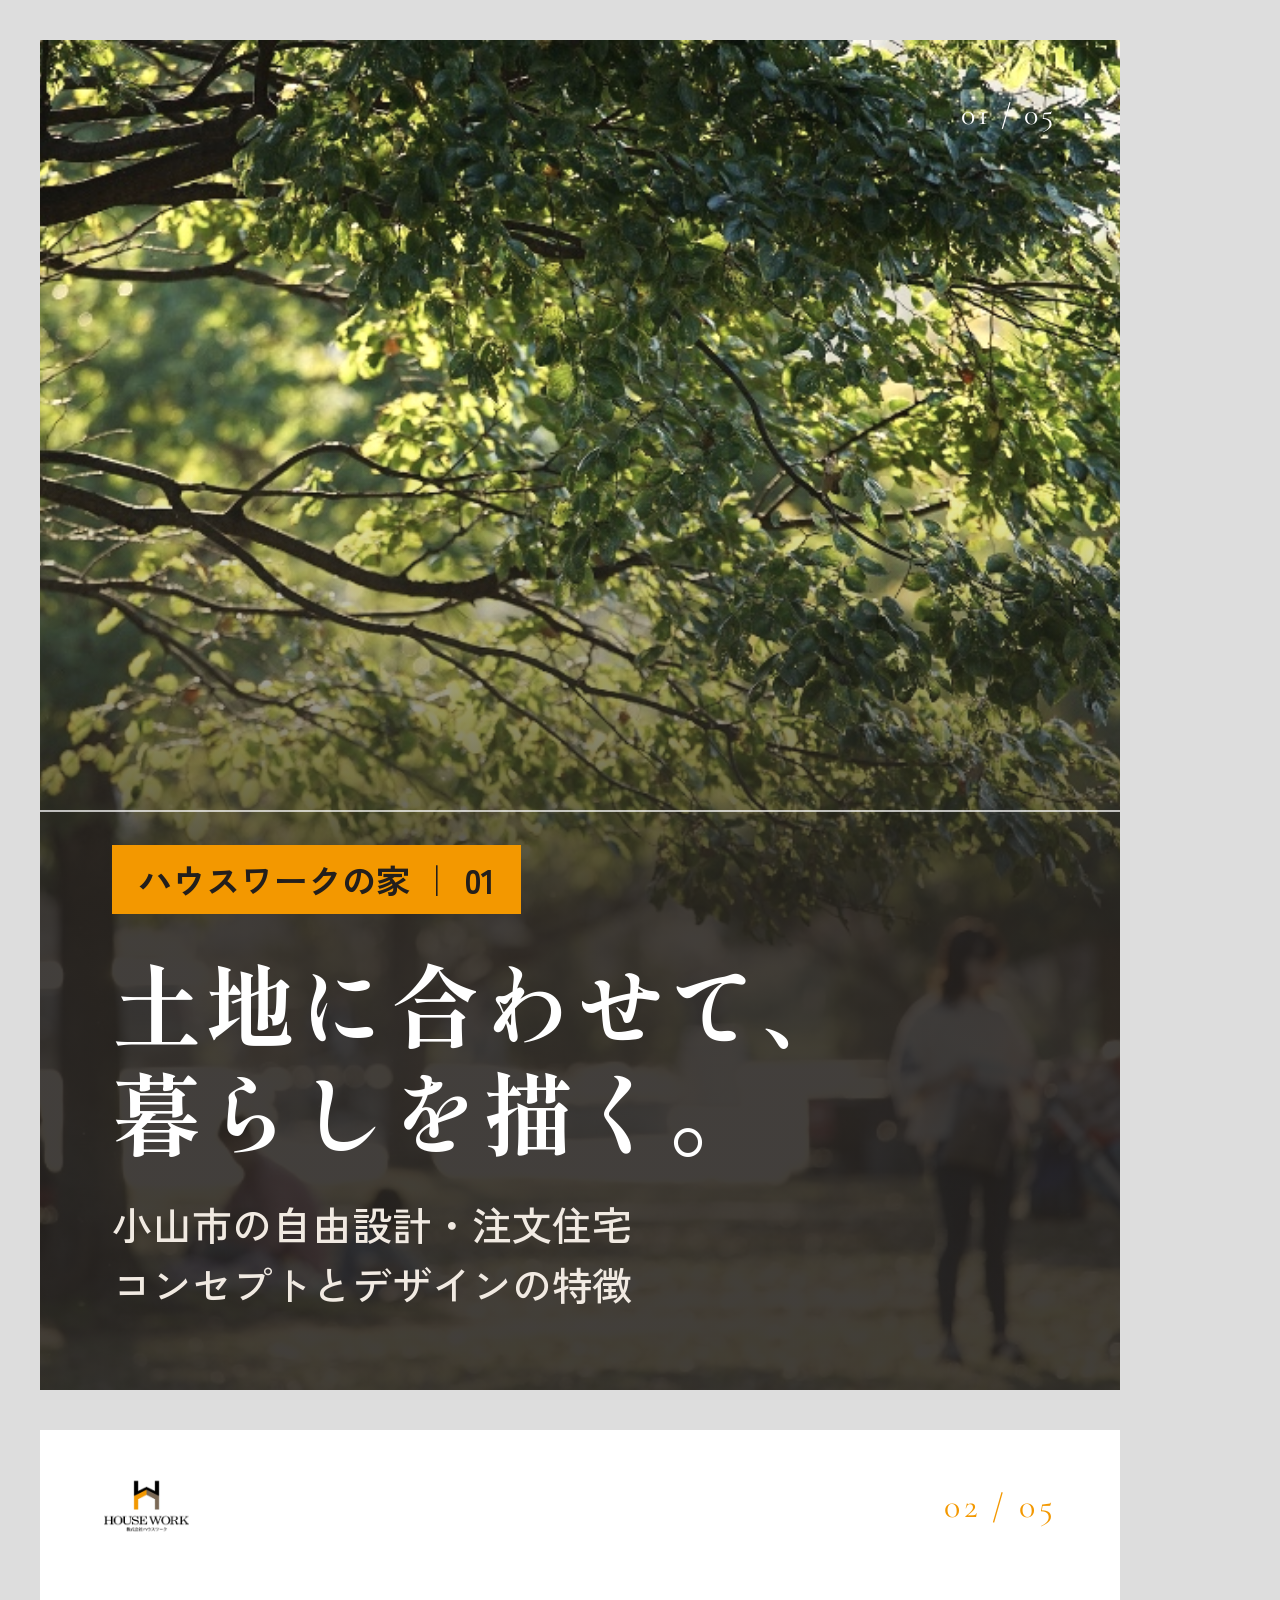
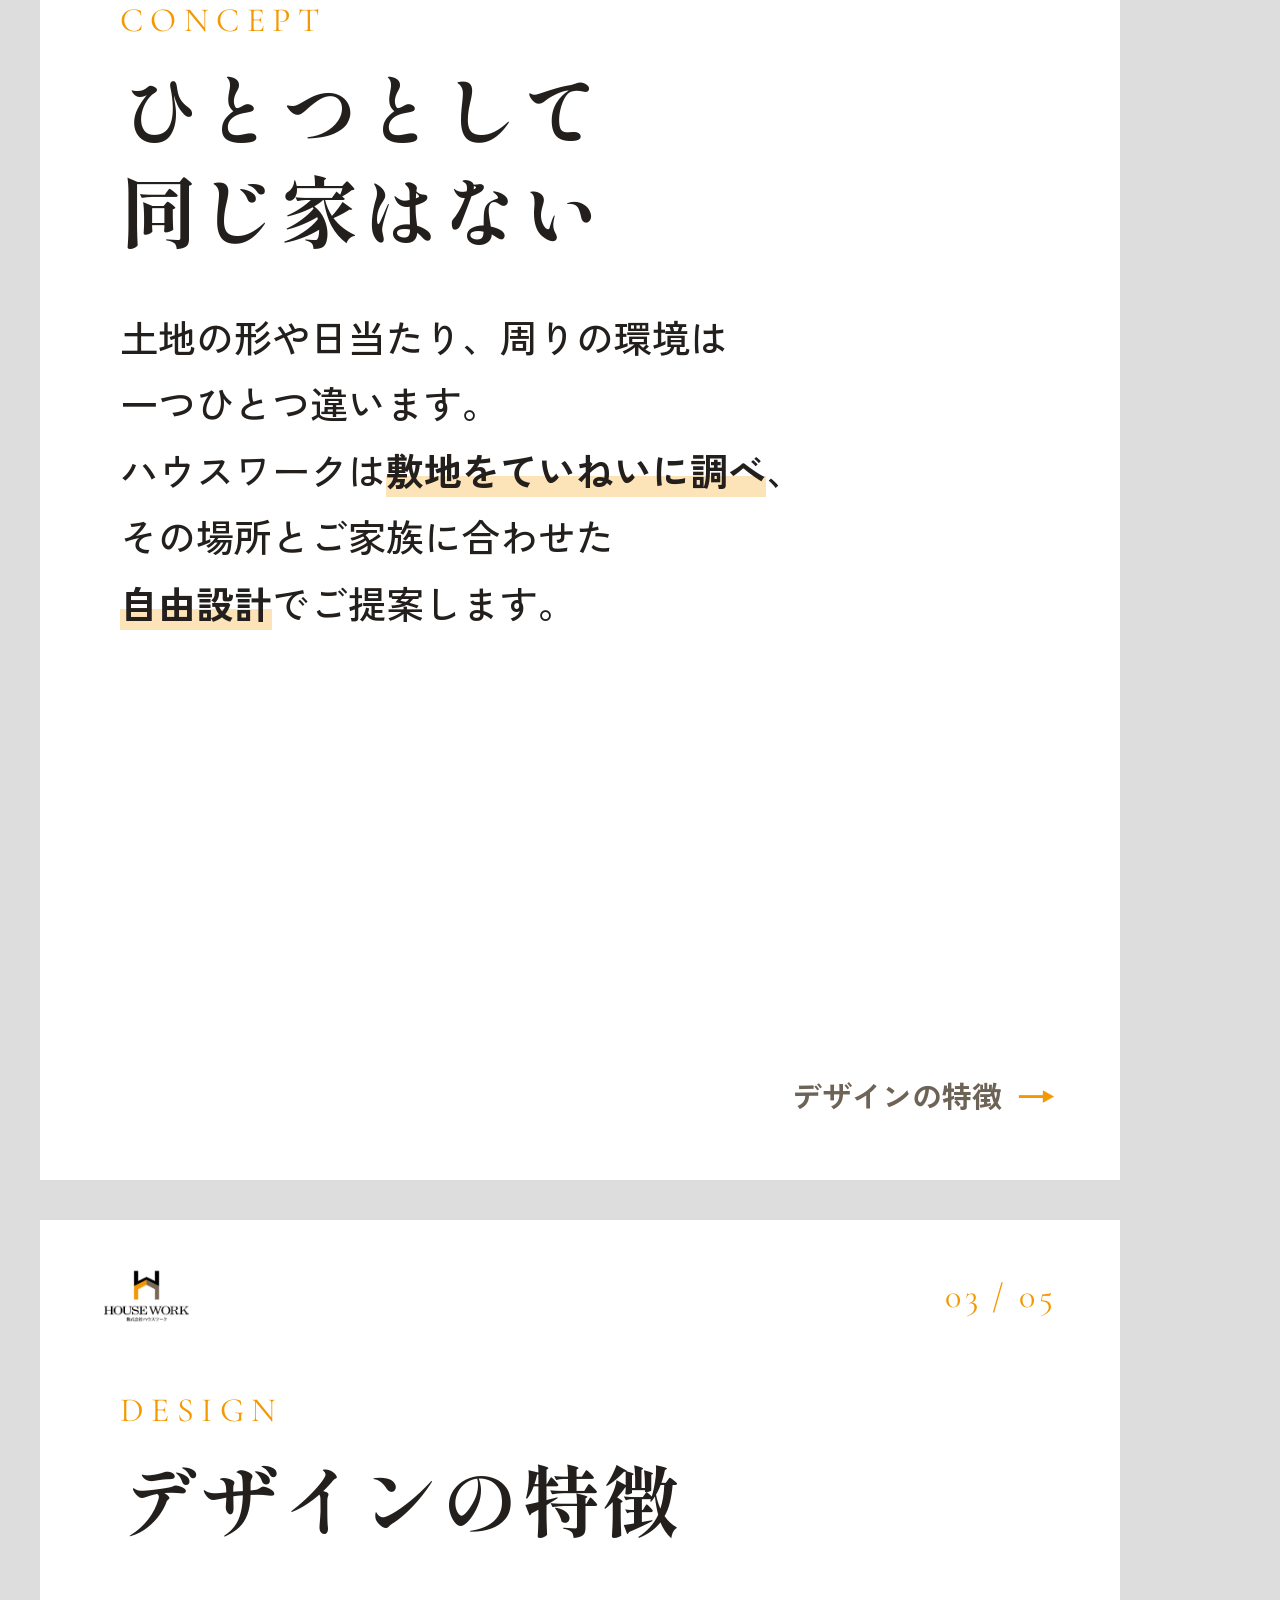
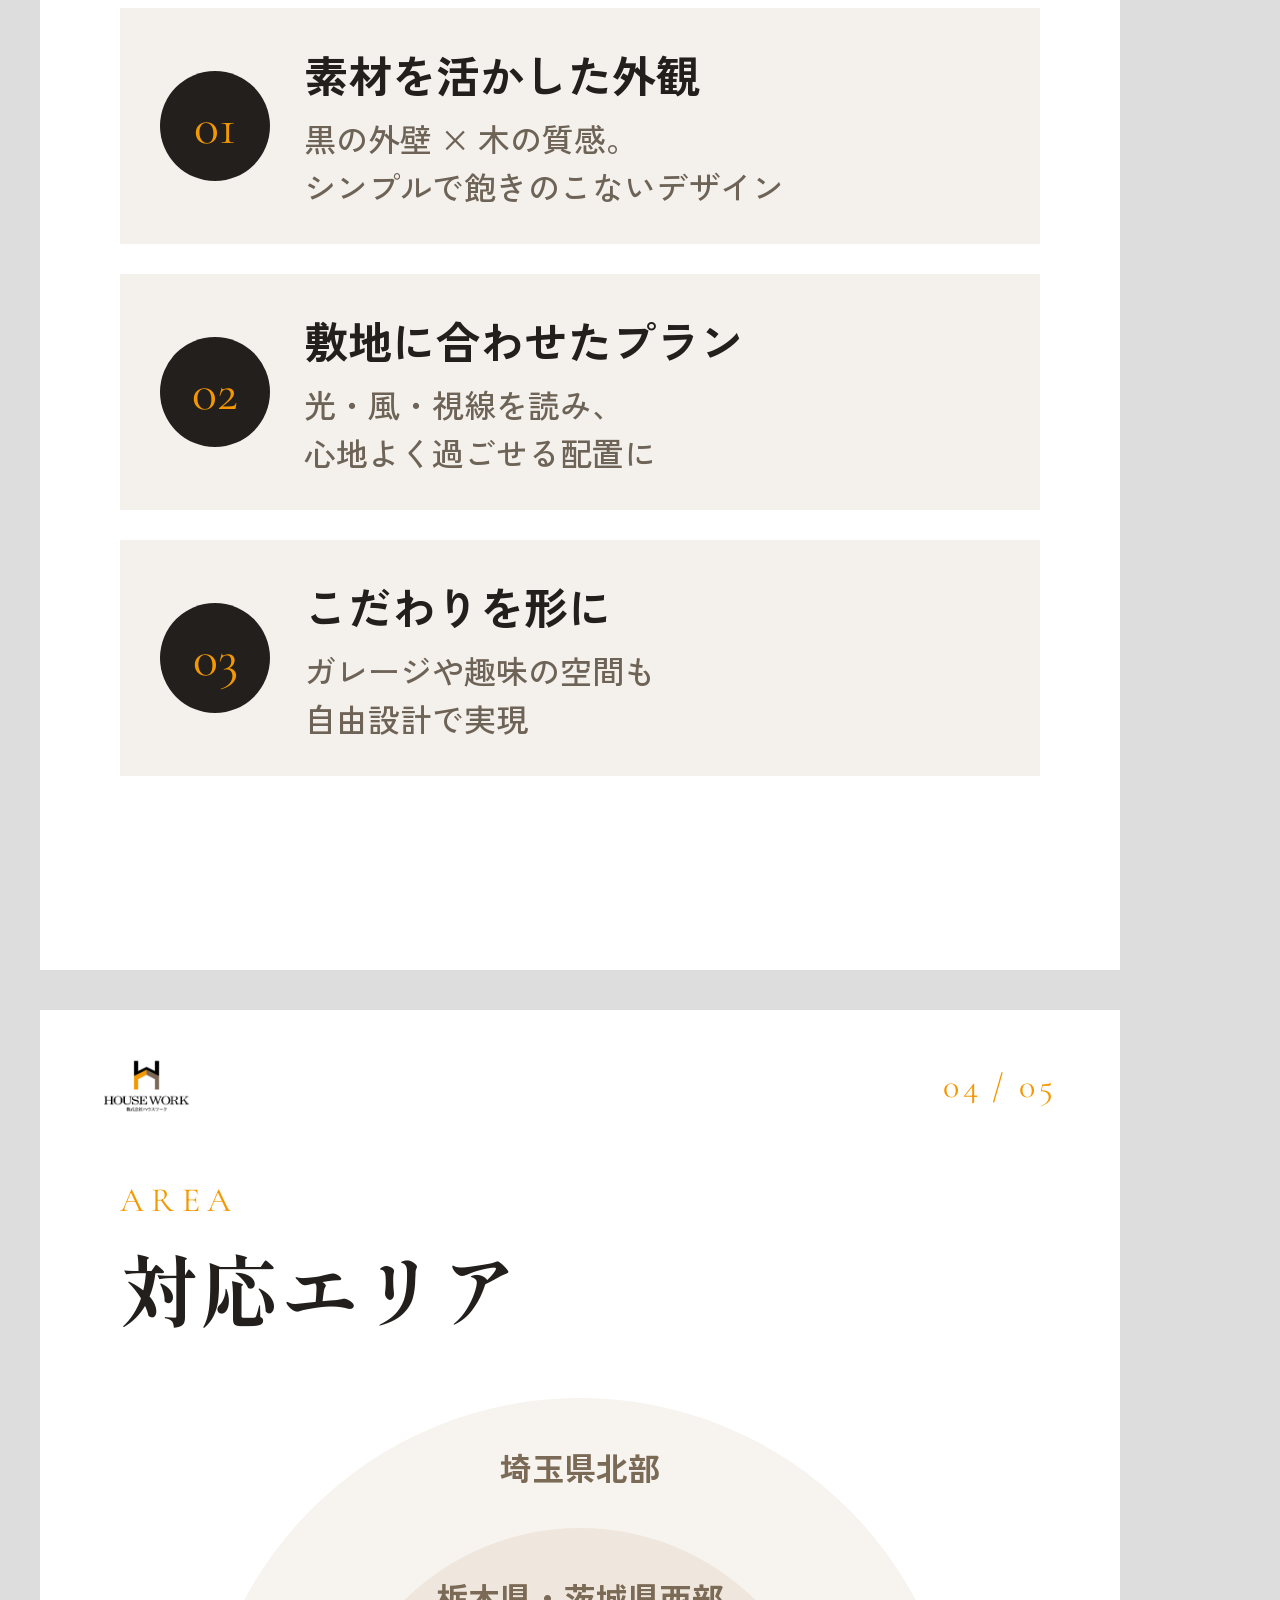
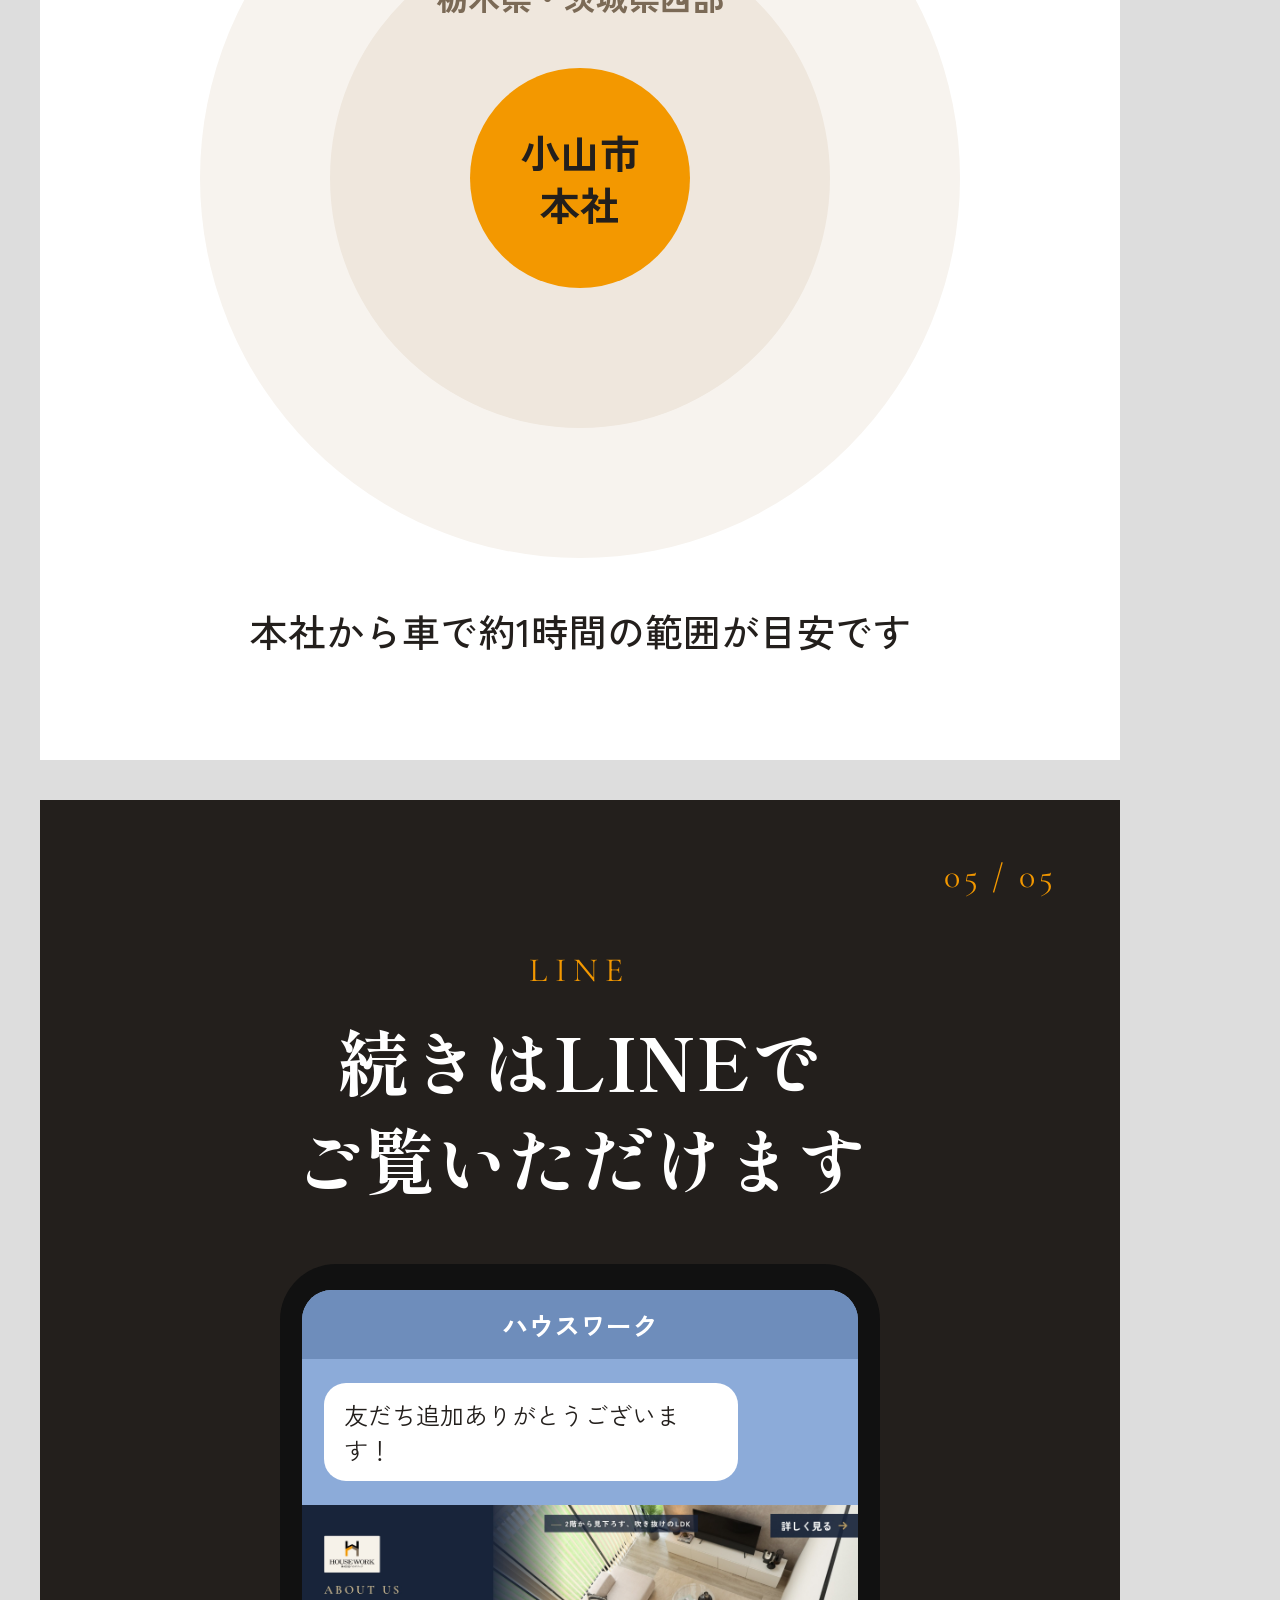
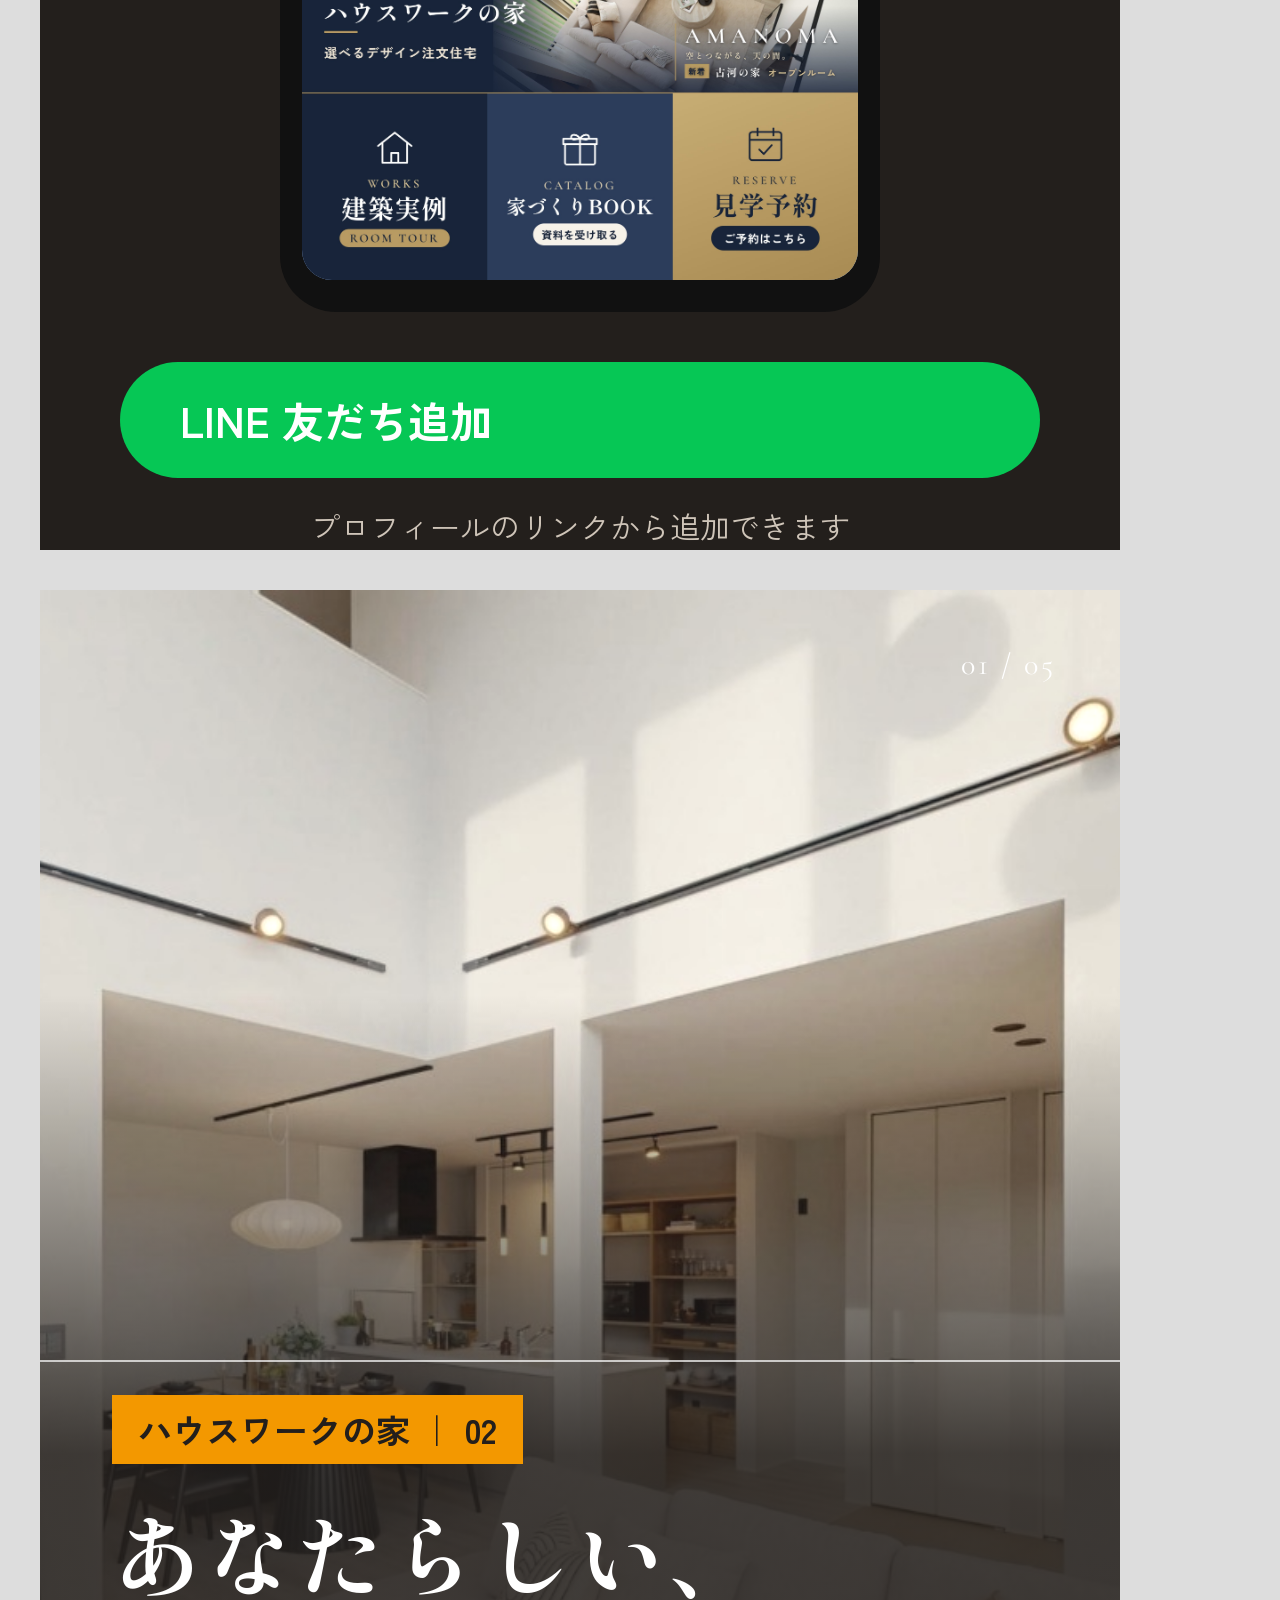
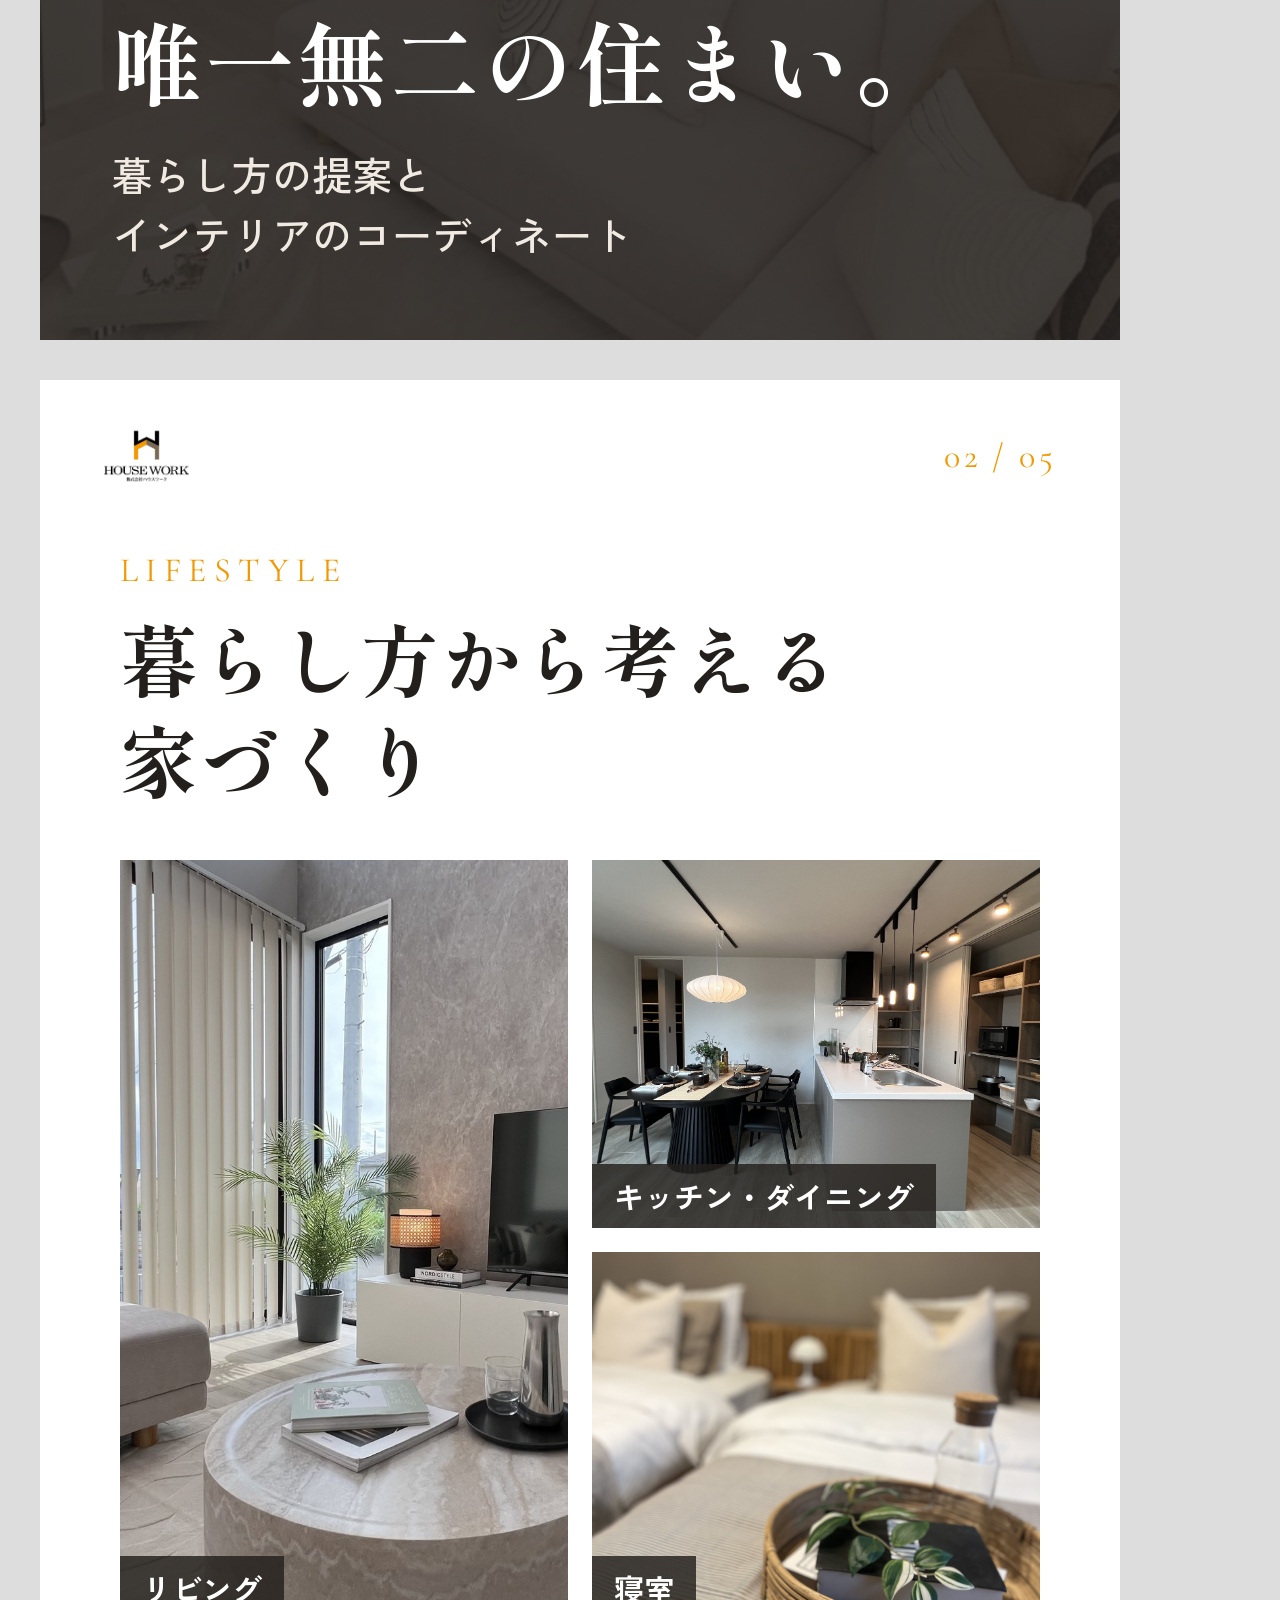
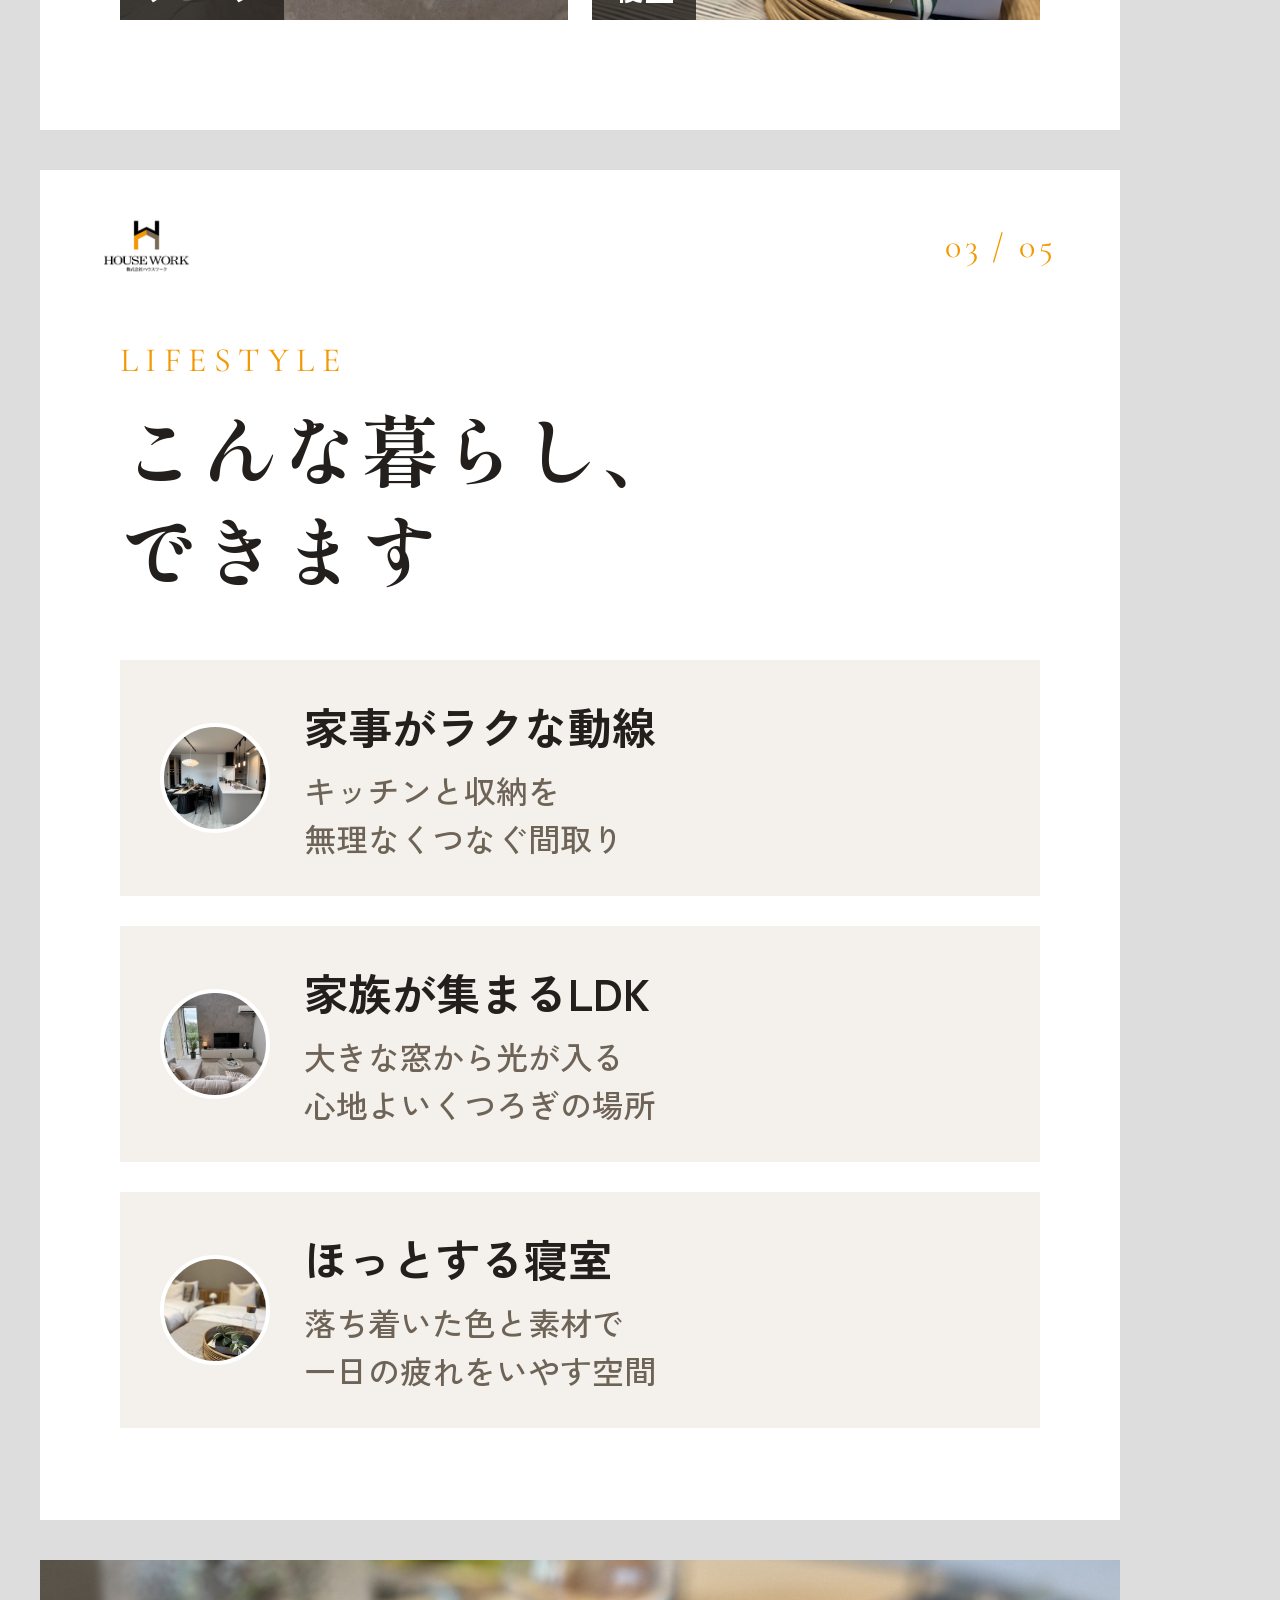
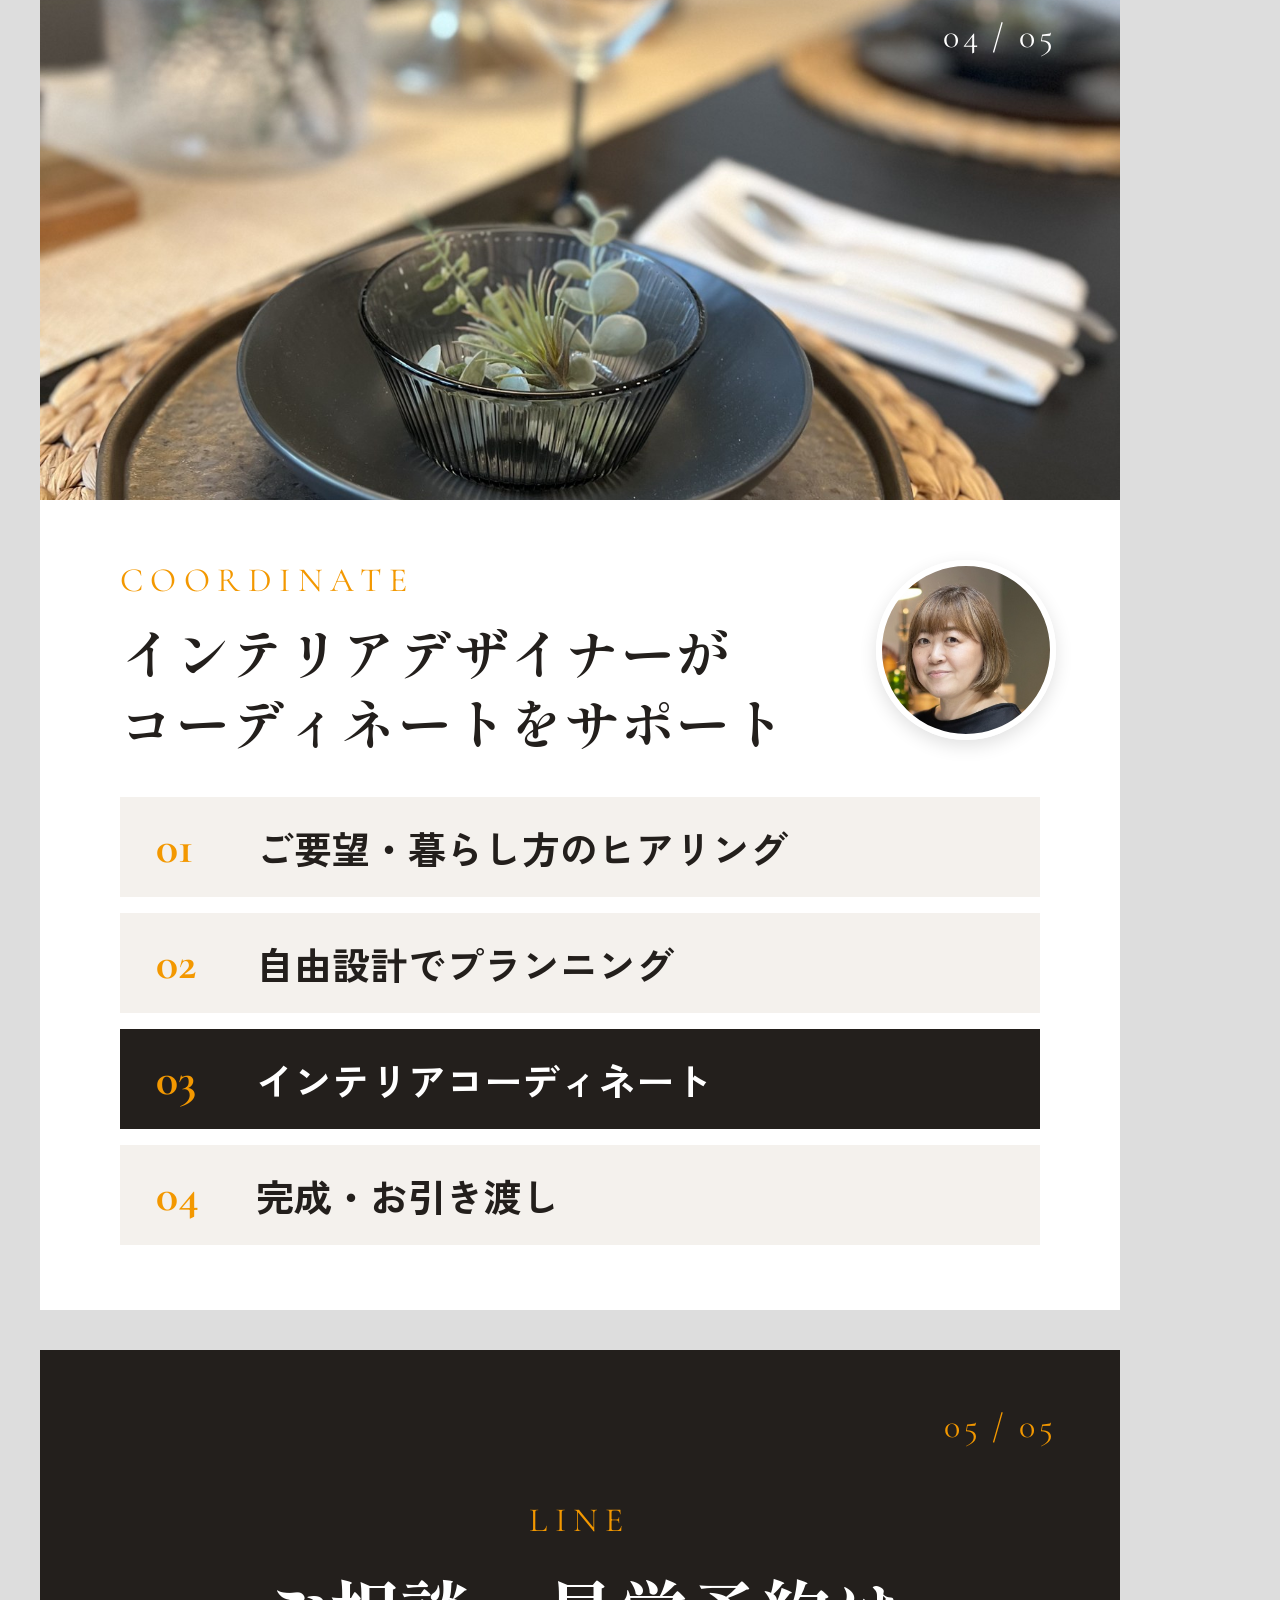
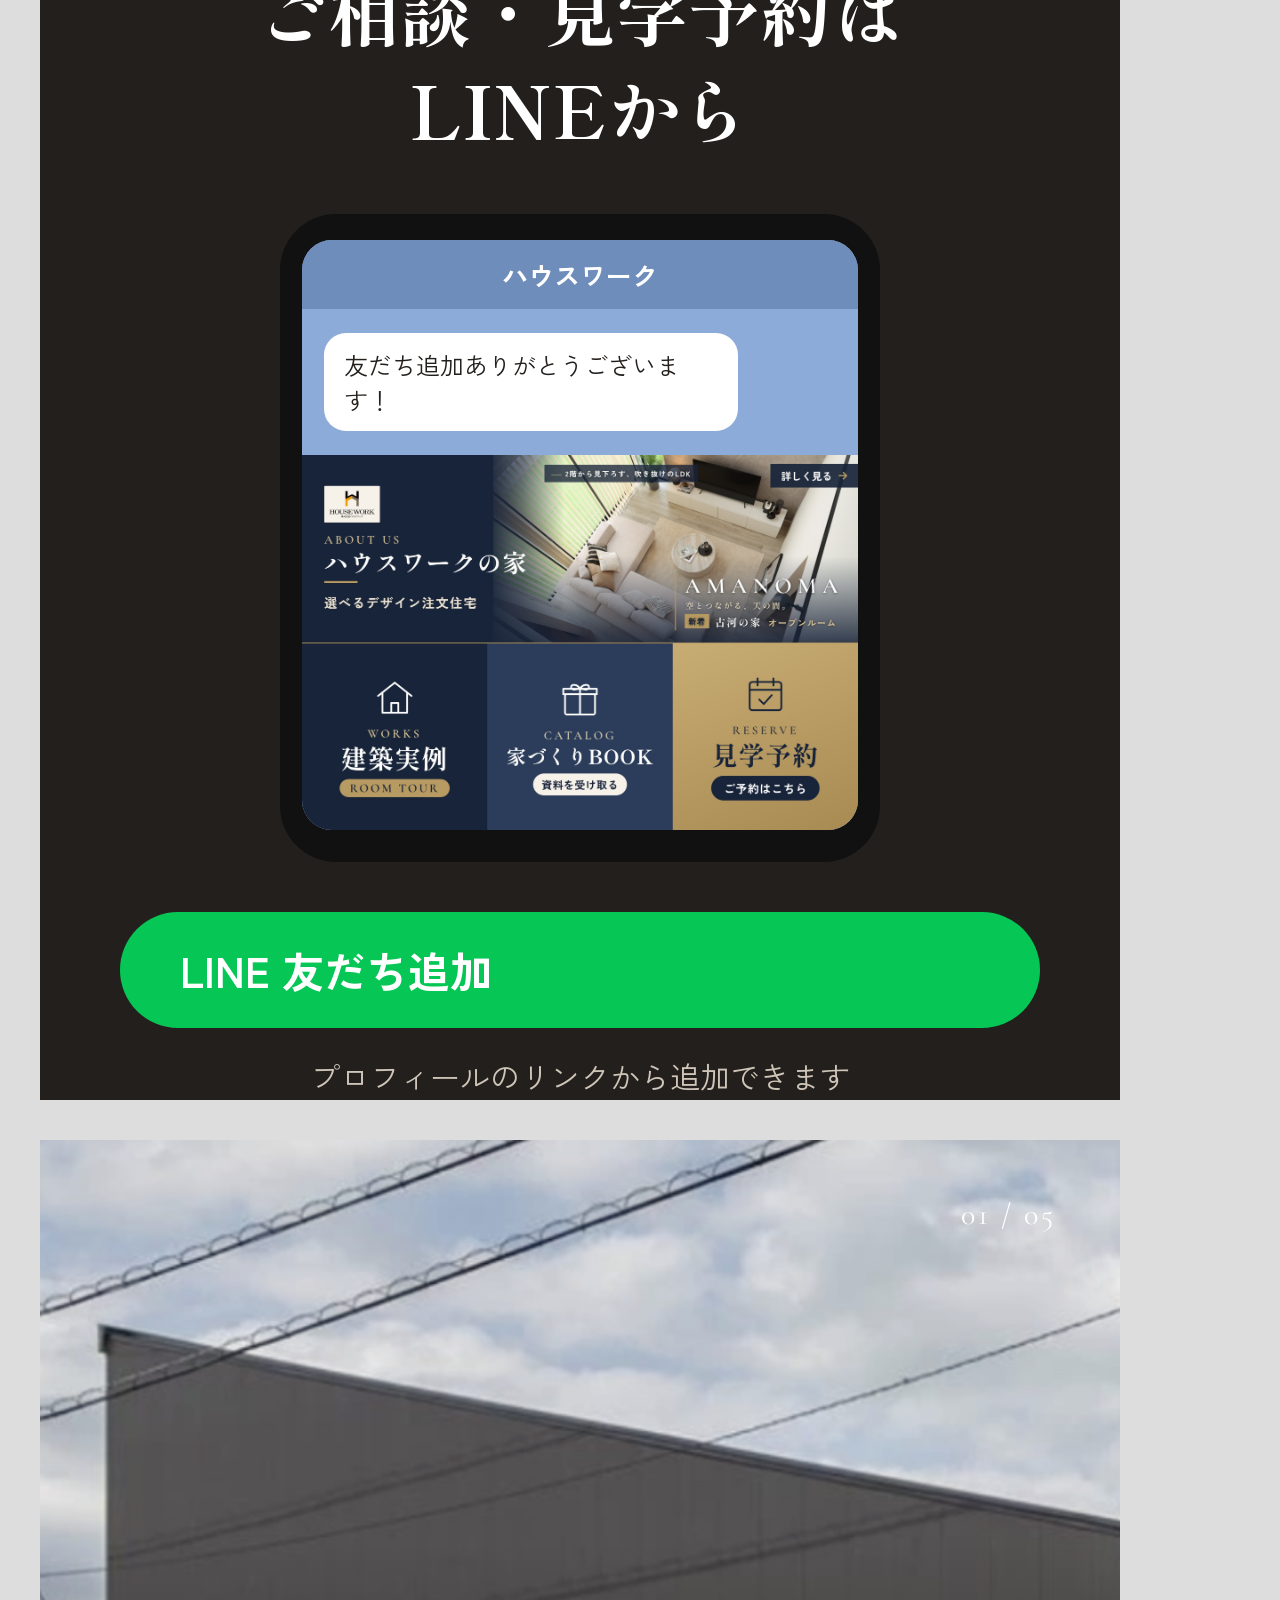
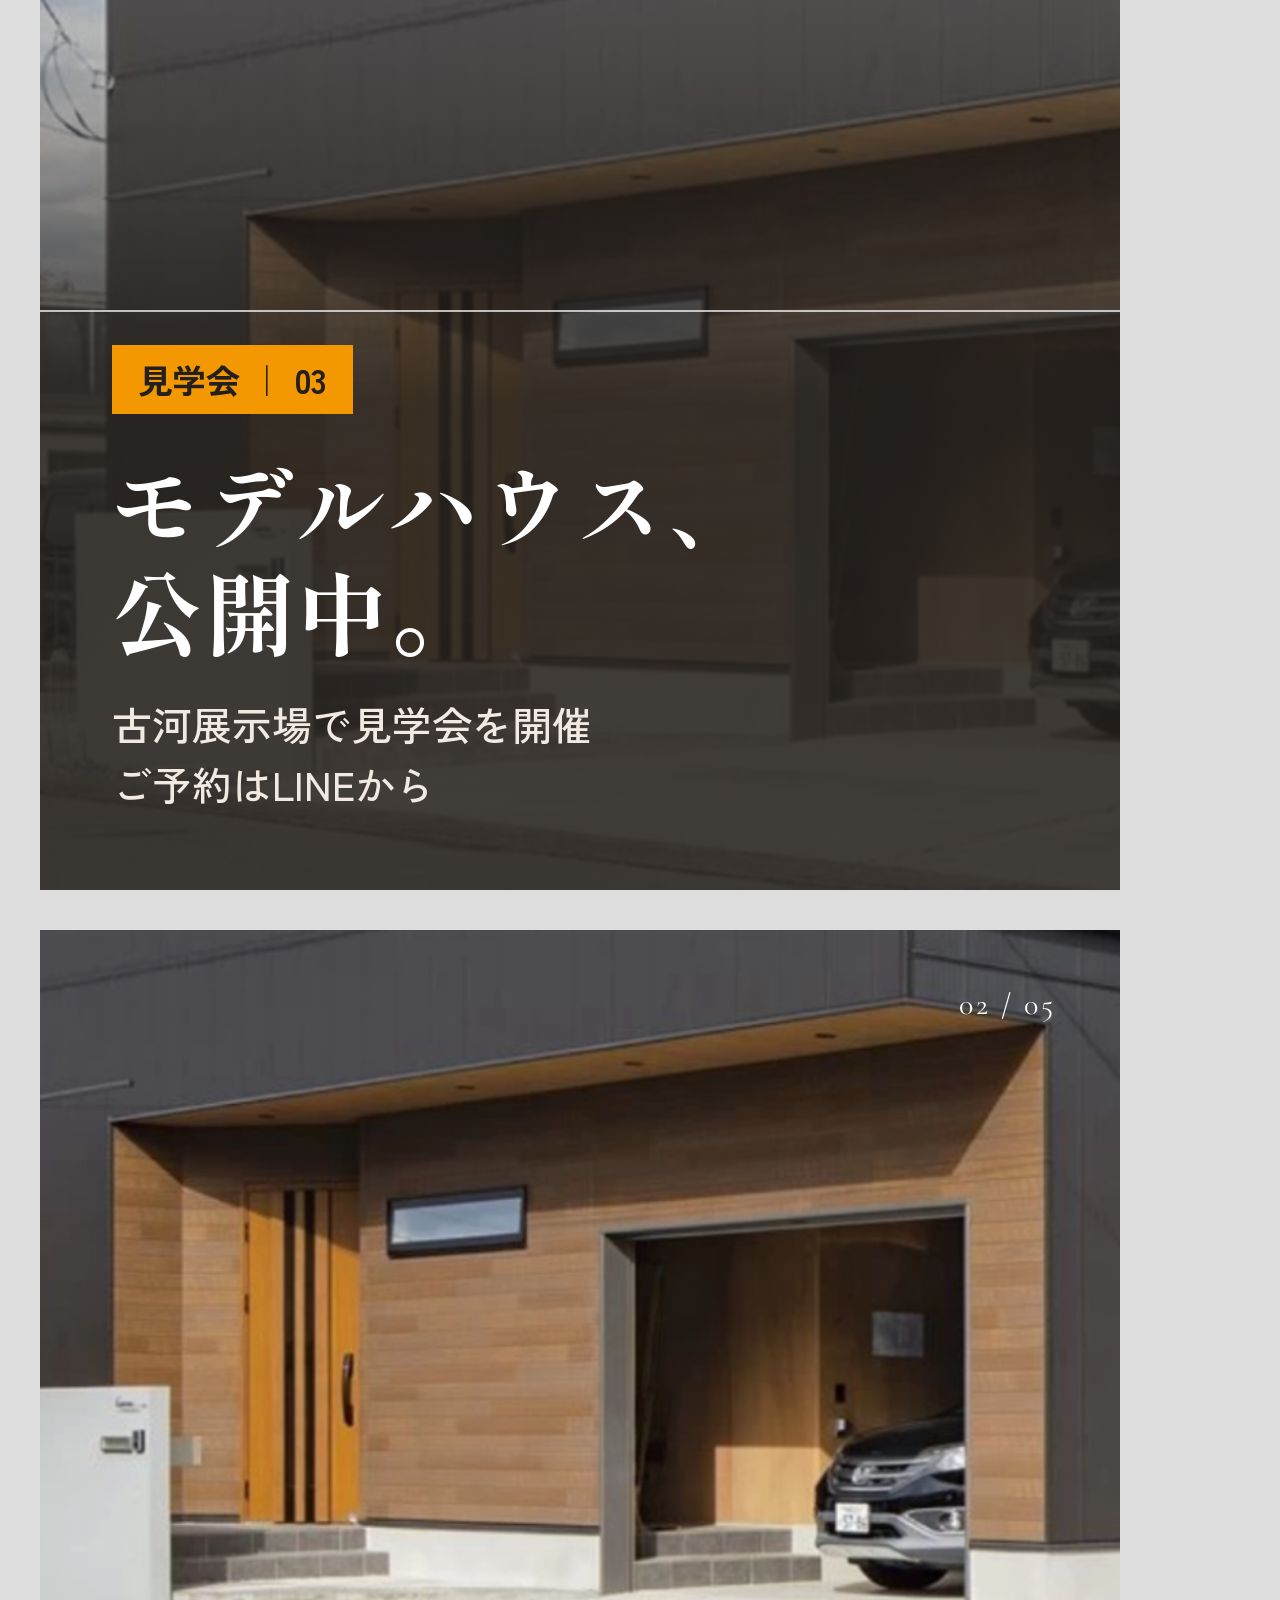
<file: instagram/posts.html>
<!doctype html>
<html lang="ja">
<head>
<meta charset="utf-8">
<title>ハウスワーク Instagram 固定投稿モック</title>
<link href="https://fonts.googleapis.com/css2?family=Shippori+Mincho:wght@700&family=Zen+Kaku+Gothic+New:wght@500;700&family=Cormorant+Garamond:wght@600&display=swap" rel="stylesheet">
<style>
  /* Instagram 縦型投稿 1080 x 1350px（4:5）。色・書体はLINEリッチメニューと共通 */
  :root {
    --black: #231F1C; --orange: #F39800; --taupe: #7B6A56;
    --paper: #FFFFFF; --tint: #F4F1ED; --line: #E4DED6; --sub: #6E6357;
    --line-green: #06C755;
  }
  * { box-sizing: border-box; margin: 0; padding: 0; }
  body { background: #ddd; font-family: "Zen Kaku Gothic New", "IPAGothic", sans-serif; color: var(--black);
         display: flex; flex-wrap: wrap; gap: 40px; padding: 40px; }
  .en { font-family: "Cormorant Garamond", serif; letter-spacing: .22em; }
  .mincho { font-family: "Shippori Mincho", "IPAGothic", serif; }

  .slide { width: 1080px; height: 1350px; position: relative; overflow: hidden; background: var(--paper); }
  .slide .no { position: absolute; top: 56px; right: 64px; font-size: 30px; letter-spacing: .1em; color: var(--sub); }
  .slide .mark { position: absolute; top: 48px; left: 64px; height: 56px; }
  .slide .swipe { position: absolute; right: 64px; bottom: 56px; font-size: 30px; font-weight: 700; color: var(--sub);
                  display: flex; align-items: center; gap: 14px; }
  .slide .swipe::after { content: "→"; color: var(--orange); font-size: 40px; }
  .dark { background: var(--black); color: #fff; }
  .dark .no, .dark .swipe { color: #CFC5B9; }

  .photo { background: url("../line-richmenu/assets/hero.jpg") no-repeat; }

  /* カバー（写真全面） */
  .cover .photo { position: absolute; inset: 0; background-size: auto 100%; background-position: 10% center; }
  .cover .shade { position: absolute; inset: 0; background: linear-gradient(180deg, rgba(35,31,28,0) 35%, rgba(35,31,28,.88) 78%); }
  .cover .text { position: absolute; left: 72px; right: 72px; bottom: 120px; color: #fff; }
  .cover .tag { display: inline-block; background: var(--orange); color: var(--black); font-weight: 700; font-size: 34px;
                padding: 10px 26px; margin-bottom: 34px; }
  .cover h1 { font-size: 104px; line-height: 1.2; letter-spacing: .03em; }
  .cover p { font-size: 40px; margin-top: 30px; font-weight: 500; line-height: 1.5; color: #F1EAE2; }
  .cover .no { color: #fff; }

  /* 本文スライド */
  .body { padding: 170px 80px 0; }
  .body .en { font-size: 34px; color: var(--orange); }
  .body h2 { font-size: 78px; line-height: 1.3; margin-top: 16px; letter-spacing: .03em; }
  .body .lead { font-size: 38px; line-height: 1.75; margin-top: 44px; font-weight: 500; }
  .body .lead b { background: linear-gradient(transparent 62%, #FCE3B8 62%); }
  .dark .lead b { background: none; color: var(--orange); }

  .points { margin-top: 60px; display: grid; gap: 30px; }
  .point { display: grid; grid-template-columns: 110px 1fr; align-items: center; gap: 34px;
           background: var(--tint); padding: 34px 40px; }
  .point .n { width: 110px; height: 110px; border-radius: 50%; background: var(--black); color: var(--orange);
              display: grid; place-items: center; font-family: "Cormorant Garamond", serif; font-size: 52px; }
  .point h3 { font-size: 44px; }
  .point p { font-size: 32px; color: var(--sub); margin-top: 8px; line-height: 1.5; font-weight: 500; }

  .split { display: grid; grid-template-rows: 760px 1fr; height: 100%; }
  .split .photo { background-size: auto 100%; }
  .split .cap { padding: 60px 80px 0; }
  .split .cap .en { font-size: 32px; color: var(--orange); }
  .split .cap h2 { font-size: 64px; margin-top: 12px; }
  .split .cap p { font-size: 36px; line-height: 1.7; margin-top: 24px; font-weight: 500; }

  /* 写真差し替え枠 */
  .ph { background: repeating-linear-gradient(45deg, #EEE9E3 0 24px, #F6F3EF 24px 48px);
        border: 4px dashed #C9BBA8; display: grid; place-items: center; text-align: center; color: var(--taupe);
        font-size: 34px; font-weight: 700; line-height: 1.5; }
  .ph::before { content: "📷"; display: block; font-size: 64px; margin-bottom: 8px; }
  .grid2 { display: grid; grid-template-columns: 1fr 1fr; gap: 24px; margin-top: 50px; height: 760px; }
  .grid2 .ph:first-child { grid-row: span 2; }

  .map { margin-top: 60px; display: grid; place-items: center; }
  .rings { position: relative; width: 760px; height: 760px; }
  .rings div { position: absolute; border-radius: 50%; display: grid; place-items: start center; }
  .rings .r3 { inset: 0; background: #F7F3EE; }
  .rings .r2 { inset: 130px; background: #EFE7DD; }
  .rings .r1 { inset: 270px; background: var(--orange); place-items: center; }
  .rings span { font-size: 32px; font-weight: 700; margin-top: 46px; color: var(--taupe); }
  .rings .r1 span { margin: 0; color: var(--black); font-size: 40px; text-align: center; line-height: 1.3; }

  .flow { margin-top: 70px; display: grid; gap: 22px; }
  .flow div { display: flex; align-items: center; gap: 30px; font-size: 42px; font-weight: 700;
              padding: 30px 40px; background: var(--tint); }
  .flow div i { font-style: normal; font-family: "Cormorant Garamond", serif; color: var(--orange); font-size: 46px; width: 70px; }
  .flow div.hl { background: var(--black); color: #fff; }

  /* LINE誘導（最終スライド） */
  .cta { display: grid; grid-template-columns: 1fr; padding: 150px 80px 0; text-align: center; }
  .cta .en { font-size: 34px; color: var(--orange); }
  .cta h2 { font-size: 72px; line-height: 1.35; margin-top: 18px; }
  .cta .phone { margin: 56px auto 0; width: 600px; background: #111; border-radius: 56px; padding: 26px 22px 30px; }
  .cta .phone .scr { background: #8CABD9; border-radius: 30px; overflow: hidden; }
  .cta .phone .hd { background: #6E8DBB; color: #fff; font-size: 26px; font-weight: 700; padding: 16px; }
  .cta .phone .msg { color: var(--black); background: #fff; border-radius: 22px; font-size: 24px; text-align: left; padding: 14px 20px;
                     margin: 24px 120px 24px 22px; }
  .cta .phone img { display: block; width: 100%; }
  .cta .btn { display: inline-flex; align-items: center; gap: 18px; margin-top: 50px; background: var(--line-green); color: #fff;
              font-size: 42px; font-weight: 700; padding: 26px 60px; border-radius: 999px; }
  .cta .note { font-size: 30px; color: #CFC5B9; margin-top: 26px; }
  /* 実写真のグリッド・サムネイル */
  .pics div { background-size: cover; position: relative; }
  .pics div:first-child { grid-row: span 2; }
  .pics span { position: absolute; left: 0; bottom: 0; background: rgba(35,31,28,.82); color: #fff;
               font-size: 30px; font-weight: 700; padding: 10px 22px; }
  .point .thumb { background-size: cover; background-position: center; border: 4px solid #fff; }
  .coord { padding-top: 600px; }
  .coord .topphoto { position: absolute; top: 0; left: 0; right: 0; height: 540px;
                     background-size: cover; background-position: center 62%; }
  .coord .flow { margin-top: 40px; gap: 16px; }
  .coord .flow div { font-size: 38px; padding: 22px 36px; }
  /* 3枚の統一感：同じ色調・同じ文字位置・端までつながる横線 */
  .cover .photo { filter: saturate(.82) sepia(.14) contrast(.96) brightness(1.02); }
  .cover .shade { background: linear-gradient(180deg, rgba(35,31,28,0) 30%, rgba(35,31,28,.86) 64%); }
  .cover .ground { position: absolute; left: 0; right: 0; top: 770px; height: 2px; background: rgba(255,255,255,.7); }
  .cover .text { top: 805px; bottom: auto; }
  .cover h1 { font-size: 90px; }
  /* コーディネーター写真（丸抜き・見出しの横） */
  .coord .staff { position: absolute; right: 64px; top: 600px; width: 180px; height: 180px; border-radius: 50%;
                  background: url(photos/coordinator.jpg) no-repeat; background-size: 564px auto; background-position: -275px -32px;
                  border: 6px solid #fff; box-shadow: 0 6px 18px rgba(0,0,0,.12); }
</style>
</head>
<body>

<!-- ================= 投稿1：ハウスワークの家 vol.1 ================= -->
<section class="slide cover" id="p1-1">
  <div class="photo" style="background-image:url(photos/park.jpg); background-size: cover; background-position: 62% center"></div><div class="shade"></div><div class="ground"></div>
  <div class="no en">01 / 05</div>
  <div class="text">
    <span class="tag">ハウスワークの家 ｜ 01</span>
    <h1 class="mincho">土地に合わせて、<br>暮らしを描く。</h1>
    <p>小山市の自由設計・注文住宅<br>コンセプトとデザインの特徴</p>
  </div>
</section>

<section class="slide body" id="p1-2">
  <img class="mark" src="../line-richmenu/assets/logo.webp" alt="">
  <div class="no en">02 / 05</div>
  <div class="en">CONCEPT</div>
  <h2 class="mincho">ひとつとして<br>同じ家はない</h2>
  <p class="lead">土地の形や日当たり、周りの環境は<br>一つひとつ違います。<br>ハウスワークは<b>敷地をていねいに調べ</b>、<br>その場所とご家族に合わせた<br><b>自由設計</b>でご提案します。</p>
  <div class="swipe">デザインの特徴</div>
</section>

<section class="slide body" id="p1-3">
  <img class="mark" src="../line-richmenu/assets/logo.webp" alt="">
  <div class="no en">03 / 05</div>
  <div class="en">DESIGN</div>
  <h2 class="mincho">デザインの特徴</h2>
  <div class="points">
    <div class="point"><div class="n">01</div><div><h3>素材を活かした外観</h3><p>黒の外壁 × 木の質感。<br>シンプルで飽きのこないデザイン</p></div></div>
    <div class="point"><div class="n">02</div><div><h3>敷地に合わせたプラン</h3><p>光・風・視線を読み、<br>心地よく過ごせる配置に</p></div></div>
    <div class="point"><div class="n">03</div><div><h3>こだわりを形に</h3><p>ガレージや趣味の空間も<br>自由設計で実現</p></div></div>
  </div>
</section>

<section class="slide body" id="p1-4">
  <img class="mark" src="../line-richmenu/assets/logo.webp" alt="">
  <div class="no en">04 / 05</div>
  <div class="en">AREA</div>
  <h2 class="mincho">対応エリア</h2>
  <div class="map">
    <div class="rings">
      <div class="r3"><span>埼玉県北部</span></div>
      <div class="r2"><span>栃木県・茨城県西部</span></div>
      <div class="r1"><span>小山市<br>本社</span></div>
    </div>
  </div>
  <p class="lead" style="text-align:center;margin-top:40px">本社から車で約1時間の範囲が目安です</p>
</section>

<section class="slide dark cta" id="p1-5">
  <div class="no en">05 / 05</div>
  <div class="en">LINE</div>
  <h2 class="mincho">続きはLINEで<br>ご覧いただけます</h2>
  <div class="phone"><div class="scr"><div class="hd">ハウスワーク</div><div class="msg">友だち追加ありがとうございます！</div><img src="../line-richmenu/richmenu.jpg" alt=""></div></div>
  <div class="btn">LINE 友だち追加</div>
  <p class="note">プロフィールのリンクから追加できます</p>
</section>

<!-- ================= 投稿2：ハウスワークの家 vol.2 ================= -->
<section class="slide cover" id="p2-1">
  <div class="photo" style="background-image:url(photos/modelhouse_ldk.jpg); background-size: cover; background-position: 56% center"></div><div class="shade"></div><div class="ground"></div>
  <div class="no en">01 / 05</div>
  <div class="text">
    <span class="tag">ハウスワークの家 ｜ 02</span>
    <h1 class="mincho">あなたらしい、<br>唯一無二の住まい。</h1>
    <p>暮らし方の提案と<br>インテリアのコーディネート</p>
  </div>
</section>

<section class="slide body" id="p2-2">
  <img class="mark" src="../line-richmenu/assets/logo.webp" alt="">
  <div class="no en">02 / 05</div>
  <div class="en">LIFESTYLE</div>
  <h2 class="mincho">暮らし方から考える<br>家づくり</h2>
  <div class="grid2 pics">
    <div style="background-image:url(photos/IMG_2840_2.jpg); background-position: 40% center"><span>リビング</span></div>
    <div style="background-image:url(photos/IMG_2838_3.jpg); background-position: 55% center"><span>キッチン・ダイニング</span></div>
    <div style="background-image:url(photos/IMG_2874_5.jpg); background-position: center 60%"><span>寝室</span></div>
  </div>
</section>

<section class="slide body" id="p2-3">
  <img class="mark" src="../line-richmenu/assets/logo.webp" alt="">
  <div class="no en">03 / 05</div>
  <div class="en">LIFESTYLE</div>
  <h2 class="mincho">こんな暮らし、<br>できます</h2>
  <div class="points">
    <div class="point"><div class="n thumb" style="background-image:url(photos/IMG_2838_3.jpg)"></div><div><h3>家事がラクな動線</h3><p>キッチンと収納を<br>無理なくつなぐ間取り</p></div></div>
    <div class="point"><div class="n thumb" style="background-image:url(photos/IMG_2827_3.jpg)"></div><div><h3>家族が集まるLDK</h3><p>大きな窓から光が入る<br>心地よいくつろぎの場所</p></div></div>
    <div class="point"><div class="n thumb" style="background-image:url(photos/IMG_2874_5.jpg)"></div><div><h3>ほっとする寝室</h3><p>落ち着いた色と素材で<br>一日の疲れをいやす空間</p></div></div>
  </div>
</section>

<section class="slide body coord" id="p2-4">
  <div class="topphoto" style="background-image:url(photos/IMG_2845.jpg)"></div>
  <div class="no en" style="color:#fff">04 / 05</div>
  <div class="staff" aria-label="インテリアコーディネーター"></div>
  <div class="en">COORDINATE</div>
  <h2 class="mincho" style="font-size:54px">インテリアデザイナーが<br>コーディネートをサポート</h2>
  <div class="flow">
    <div><i>01</i>ご要望・暮らし方のヒアリング</div>
    <div><i>02</i>自由設計でプランニング</div>
    <div class="hl"><i>03</i>インテリアコーディネート</div>
    <div><i>04</i>完成・お引き渡し</div>
  </div>
</section>

<section class="slide dark cta" id="p2-5">
  <div class="no en">05 / 05</div>
  <div class="en">LINE</div>
  <h2 class="mincho">ご相談・見学予約は<br>LINEから</h2>
  <div class="phone"><div class="scr"><div class="hd">ハウスワーク</div><div class="msg">友だち追加ありがとうございます！</div><img src="../line-richmenu/richmenu.jpg" alt=""></div></div>
  <div class="btn">LINE 友だち追加</div>
  <p class="note">プロフィールのリンクから追加できます</p>
</section>

<!-- ================= 投稿3：実例紹介 ================= -->
<section class="slide cover" id="p3-1">
  <div class="photo" style="background-size: 3000px auto; background-position: -150px -60px"></div><div class="shade"></div><div class="ground"></div>
  <div class="no en">01 / 05</div>
  <div class="text">
    <span class="tag">見学会 ｜ 03</span>
    <h1 class="mincho">モデルハウス、<br>公開中。</h1>
    <p>古河展示場で見学会を開催<br>ご予約はLINEから</p>
  </div>
</section>

<section class="slide split" id="p3-2">
  <div class="photo" style="background-size: 2700px auto; background-position: -250px -470px"></div>
  <div class="no en" style="color:#fff">02 / 05</div>
  <div class="cap">
    <div class="en">ENTRANCE</div>
    <h2 class="mincho">木目が迎える玄関まわり</h2>
    <p>黒い外壁の中に木の質感を組み合わせ、<br>やわらかな印象に。</p>
  </div>
</section>

<section class="slide split" id="p3-3">
  <div class="photo" style="background-size: 4000px auto; background-position: -900px -1120px"></div>
  <div class="no en" style="color:#fff">03 / 05</div>
  <div class="cap">
    <div class="en">GARAGE</div>
    <h2 class="mincho">住まいとつながるガレージ</h2>
    <p>雨の日も濡れずに出入りできる、<br>暮らしに寄り添う配置。</p>
  </div>
</section>

<section class="slide body" id="p3-4">
  <img class="mark" src="../line-richmenu/assets/logo.webp" alt="">
  <div class="no en">04 / 05</div>
  <div class="en">INTERIOR</div>
  <h2 class="mincho">室内も、<br>素材にこだわって</h2>
  <div class="grid2">
    <div class="ph">写真差し替え<br>LDK</div>
    <div class="ph">キッチン</div>
    <div class="ph">寝室・<br>ワークスペース</div>
  </div>
</section>

<section class="slide dark cta" id="p3-5">
  <div class="no en">05 / 05</div>
  <div class="en">ROOM TOUR</div>
  <h2 class="mincho">古河展示場の<br>Room Tour はLINEで</h2>
  <div class="phone"><div class="scr"><div class="hd">ハウスワーク</div><div class="msg">友だち追加ありがとうございます！</div><img src="../line-richmenu/richmenu.jpg" alt=""></div></div>
  <div class="btn">LINE 友だち追加</div>
  <p class="note">メニューの「建築実例」「見学予約」から</p>
</section>

</body>
</html>
</file>
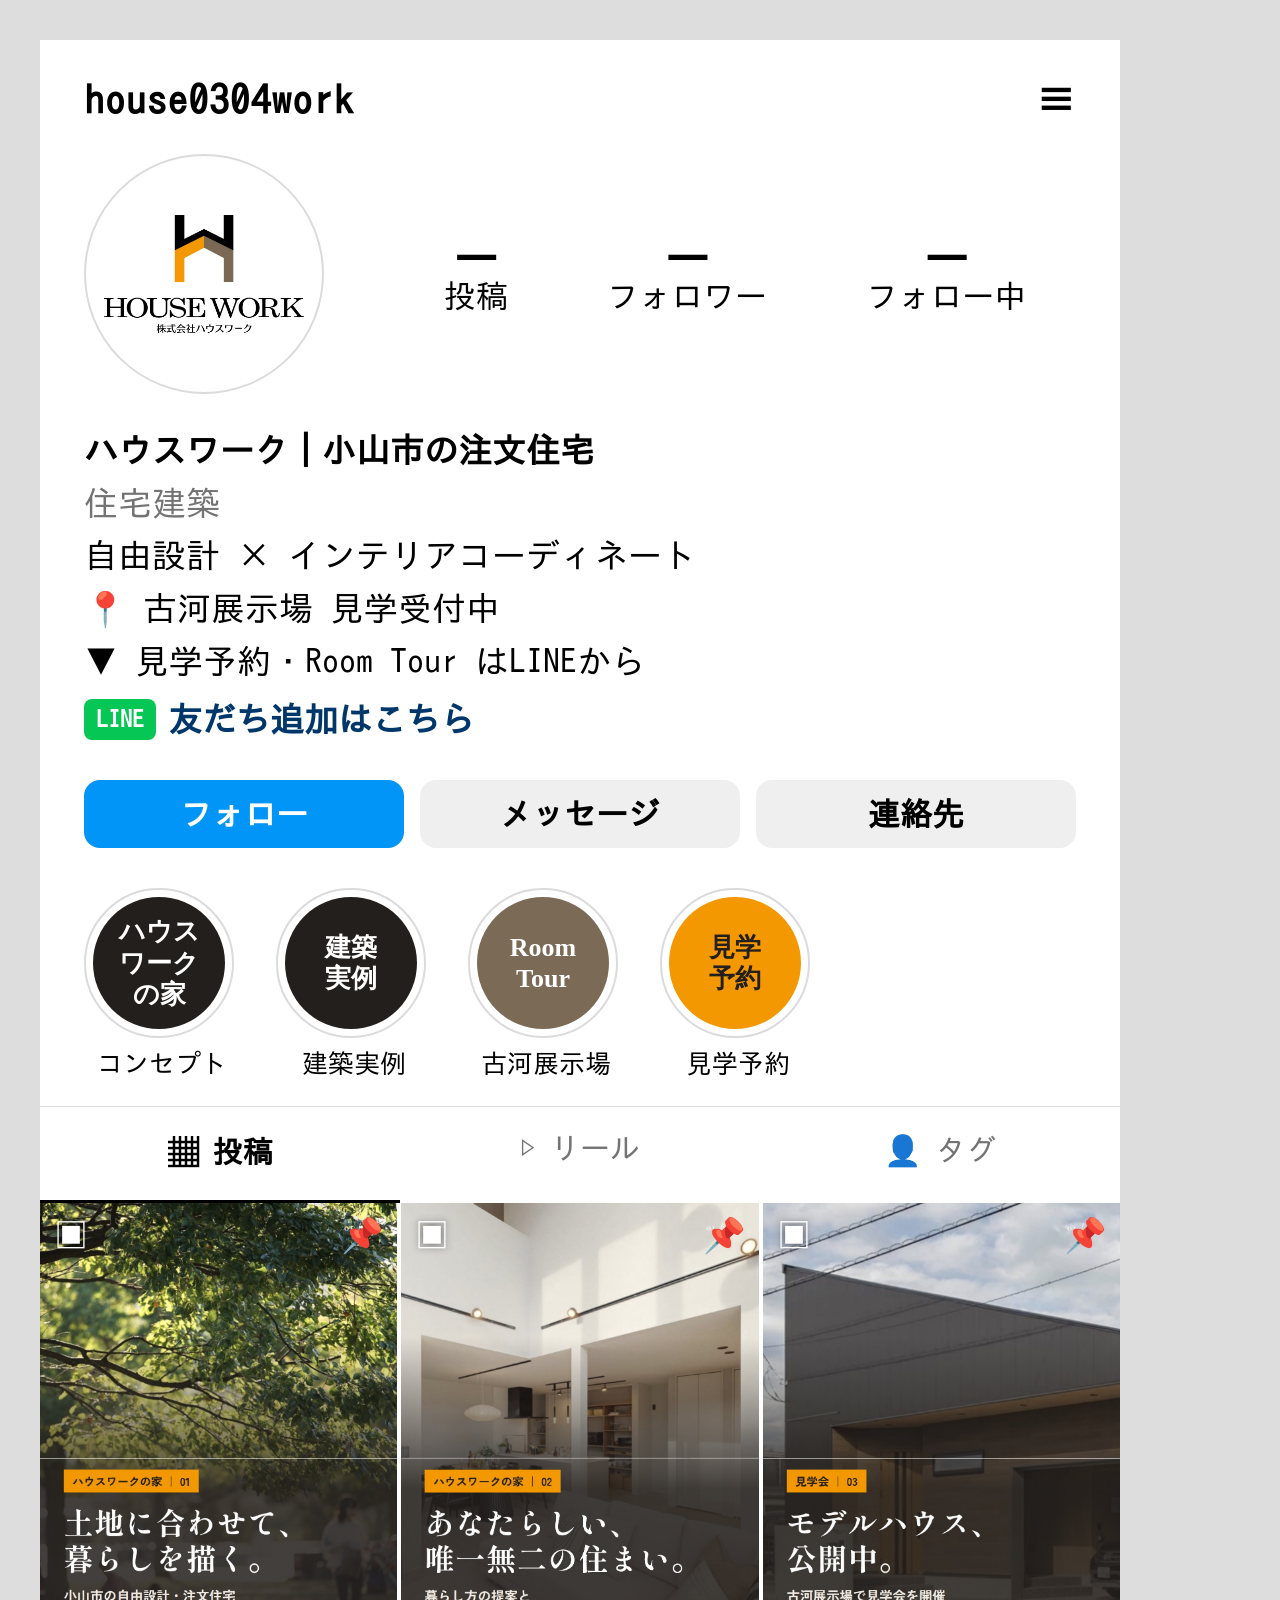
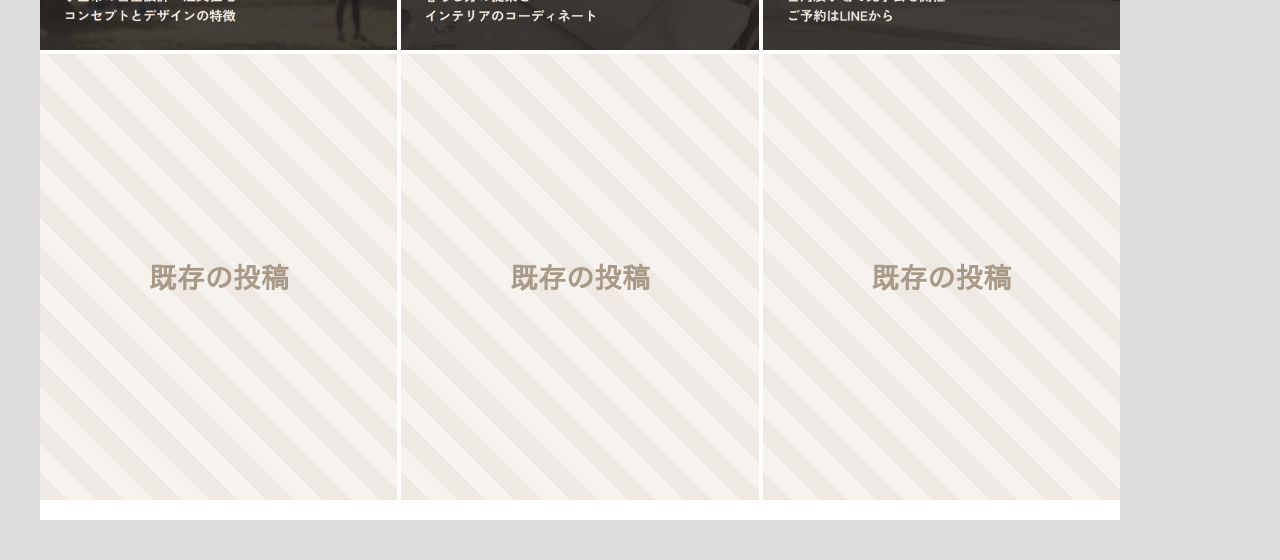
<file: instagram/profile.html>
<!doctype html>
<html lang="ja">
<head>
<meta charset="utf-8">
<title>ハウスワーク Instagram プロフィールモック</title>
<style>
  /* プロフィール画面のイメージ（スマホ幅 1080px）。固定投稿3件 + LINE連携のハイライト・リンク */
  :root { --black: #231F1C; --orange: #F39800; --taupe: #7B6A56; --sub: #737373; --line: #DBDBDB; --link: #00376B; }
  * { box-sizing: border-box; margin: 0; padding: 0; }
  body { background: #ddd; font-family: "Zen Kaku Gothic New", "IPAGothic", sans-serif; color: #000; padding: 40px; }
  #profile { width: 1080px; background: #fff; padding-bottom: 20px; }

  .bar { display: flex; align-items: center; justify-content: space-between; padding: 40px 44px 24px; font-size: 44px; font-weight: 700; }
  .bar span { font-size: 40px; letter-spacing: .02em; }
  .head { display: flex; align-items: center; gap: 70px; padding: 10px 44px 0; }
  .avatar { width: 240px; height: 240px; border-radius: 50%; border: 2px solid var(--line); background: #fff;
            display: grid; place-items: center; overflow: hidden; flex: 0 0 auto; }
  .avatar img { width: 200px; }
  .stats { display: flex; flex: 1; justify-content: space-around; text-align: center; }
  .stats b { display: block; font-size: 44px; }
  .stats span { font-size: 32px; }
  .bio { padding: 30px 44px 0; font-size: 34px; line-height: 1.55; }
  .bio .name { font-weight: 700; }
  .bio .cat { color: var(--sub); }
  .bio .link { color: var(--link); font-weight: 700; display: flex; align-items: center; gap: 12px; margin-top: 6px; }
  .bio .link i { font-style: normal; background: #06C755; color: #fff; font-size: 24px; padding: 2px 12px; border-radius: 8px; }
  .btns { display: grid; grid-template-columns: 1fr 1fr 1fr; gap: 16px; padding: 34px 44px 0; }
  .btns div { background: #EFEFEF; border-radius: 16px; text-align: center; font-size: 32px; font-weight: 700; padding: 18px 0; }
  .btns div.main { background: #0095F6; color: #fff; }

  .hl { display: flex; gap: 36px; padding: 40px 44px 30px; }
  .hl div { text-align: center; font-size: 26px; width: 156px; }
  .hl .ring { width: 150px; height: 150px; border-radius: 50%; border: 2px solid var(--line); padding: 7px; margin-bottom: 12px; }
  .hl .ring span { display: grid; place-items: center; width: 100%; height: 100%; border-radius: 50%;
                   font-family: "Shippori Mincho", serif; font-weight: 700; font-size: 26px; line-height: 1.2; color: #fff; }

  .tabs { display: grid; grid-template-columns: repeat(3, 1fr); border-top: 1px solid var(--line); }
  .tabs div { text-align: center; padding: 26px 0; font-size: 30px; color: var(--sub); }
  .tabs div.on { color: #000; border-bottom: 3px solid #000; font-weight: 700; }

  .grid { display: grid; grid-template-columns: repeat(3, 1fr); gap: 4px; }
  .grid div { aspect-ratio: 4 / 5; position: relative; background-size: cover; background-position: center; }
  .grid .pin::after { content: "📌"; position: absolute; top: 12px; right: 14px; font-size: 34px; }
  .grid .pin::before { content: "▣"; position: absolute; top: 10px; left: 14px; font-size: 34px; color: #fff; text-shadow: 0 0 6px rgba(0,0,0,.5); }
  .grid .old { background: repeating-linear-gradient(45deg, #EEE9E3 0 20px, #F6F3EF 20px 40px); display: grid; place-items: center;
               color: #A99A88; font-size: 28px; font-weight: 700; }
</style>
</head>
<body>
<section id="profile">
  <div class="bar"><span>house0304work</span><span>≡</span></div>
  <div class="head">
    <div class="avatar"><img src="../line-richmenu/assets/logo.webp" alt=""></div>
    <div class="stats"><div><b>—</b><span>投稿</span></div><div><b>—</b><span>フォロワー</span></div><div><b>—</b><span>フォロー中</span></div></div>
  </div>
  <div class="bio">
    <div class="name">ハウスワーク｜小山市の注文住宅</div>
    <div class="cat">住宅建築</div>
    <div>自由設計 × インテリアコーディネート<br>📍 古河展示場 見学受付中<br>▼ 見学予約・Room Tour はLINEから</div>
    <div class="link"><i>LINE</i>友だち追加はこちら</div>
  </div>
  <div class="btns"><div class="main">フォロー</div><div>メッセージ</div><div>連絡先</div></div>

  <!-- ハイライト（4つ）：LINEリッチメニューの内容に合わせる -->
  <div class="hl">
    <div><div class="ring"><span style="background:#231F1C">ハウス<br>ワーク<br>の家</span></div>コンセプト</div>
    <div><div class="ring"><span style="background:#231F1C">建築<br>実例</span></div>建築実例</div>
    <div><div class="ring"><span style="background:#7B6A56">Room<br>Tour</span></div>古河展示場</div>
    <div><div class="ring"><span style="background:#F39800;color:#231F1C">見学<br>予約</span></div>見学予約</div>
  </div>

  <div class="tabs"><div class="on">▦ 投稿</div><div>▷ リール</div><div>👤 タグ</div></div>
  <div class="grid">
    <div class="pin" style="background-image:url(out/p1-1.jpg)"></div>
    <div class="pin" style="background-image:url(out/p2-1.jpg)"></div>
    <div class="pin" style="background-image:url(out/p3-1.jpg)"></div>
    <div class="old">既存の投稿</div><div class="old">既存の投稿</div><div class="old">既存の投稿</div>
  </div>
</section>
</body>
</html>
</file>
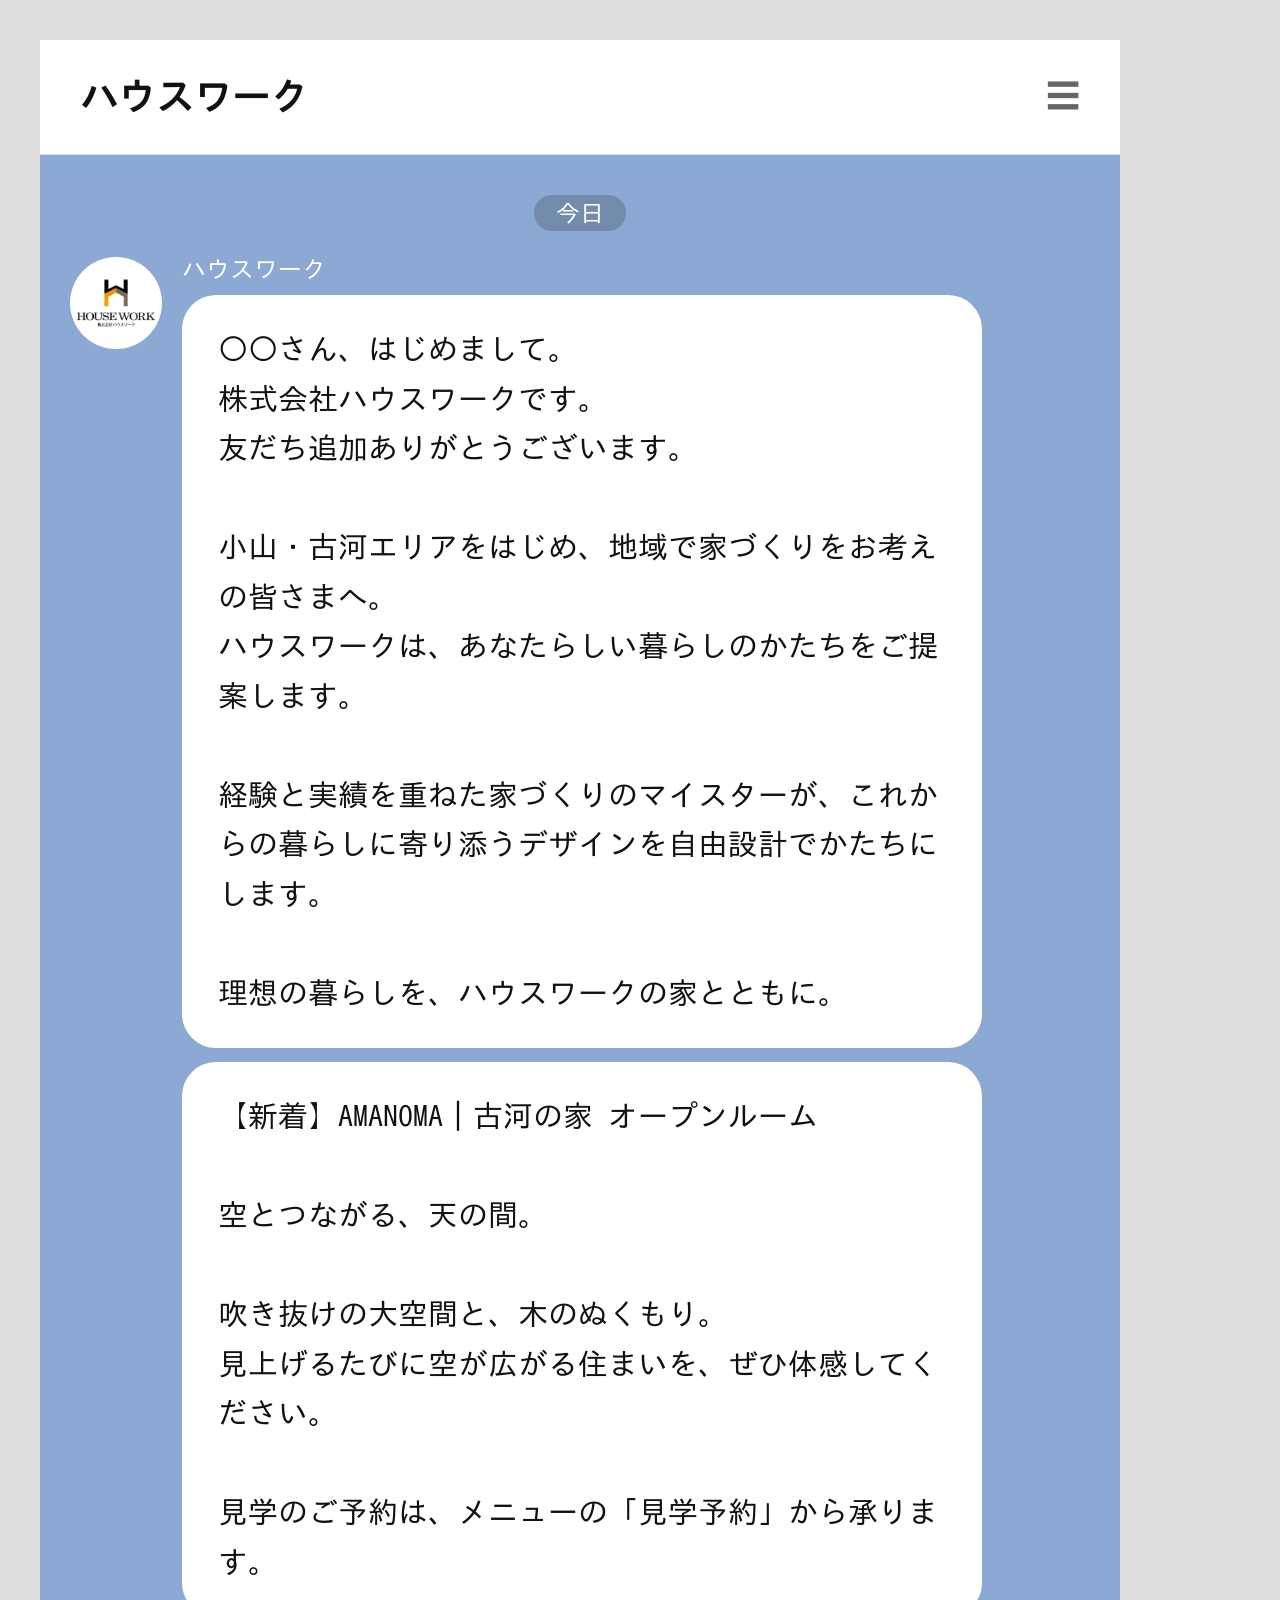
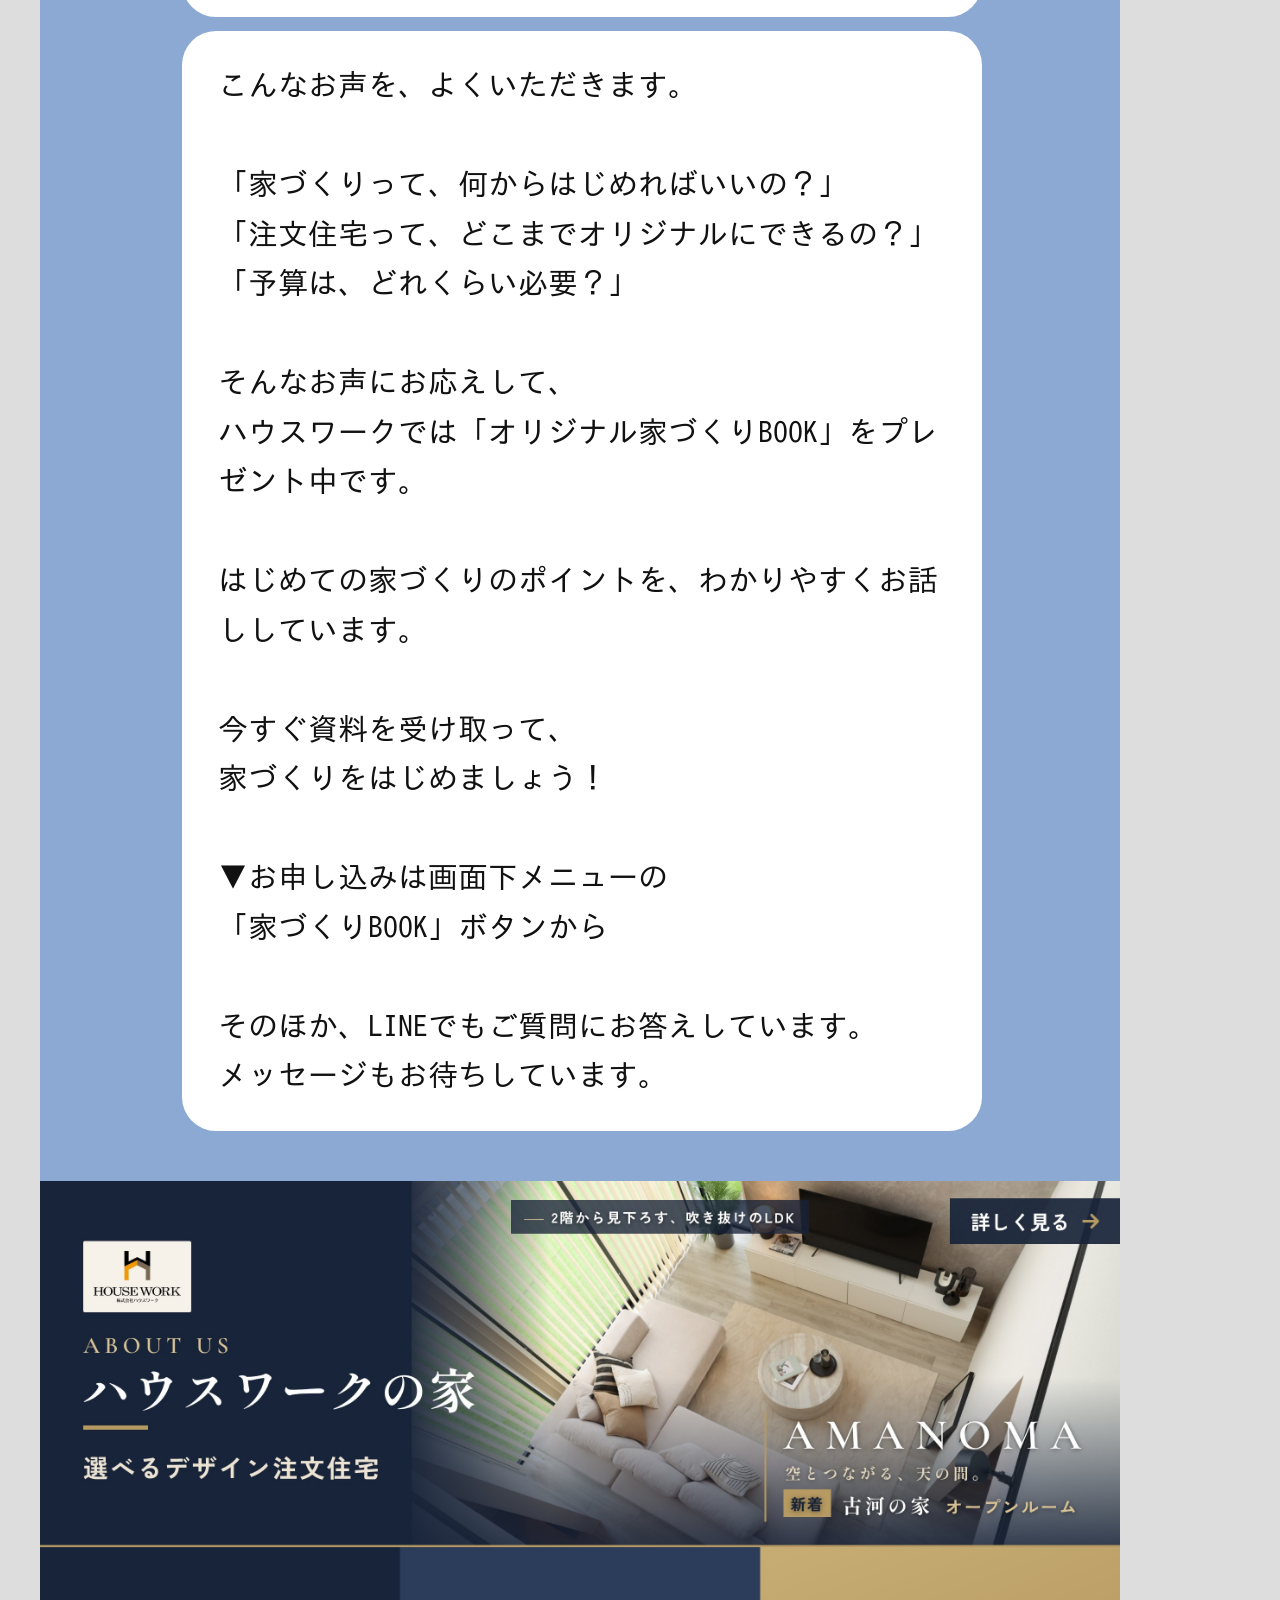
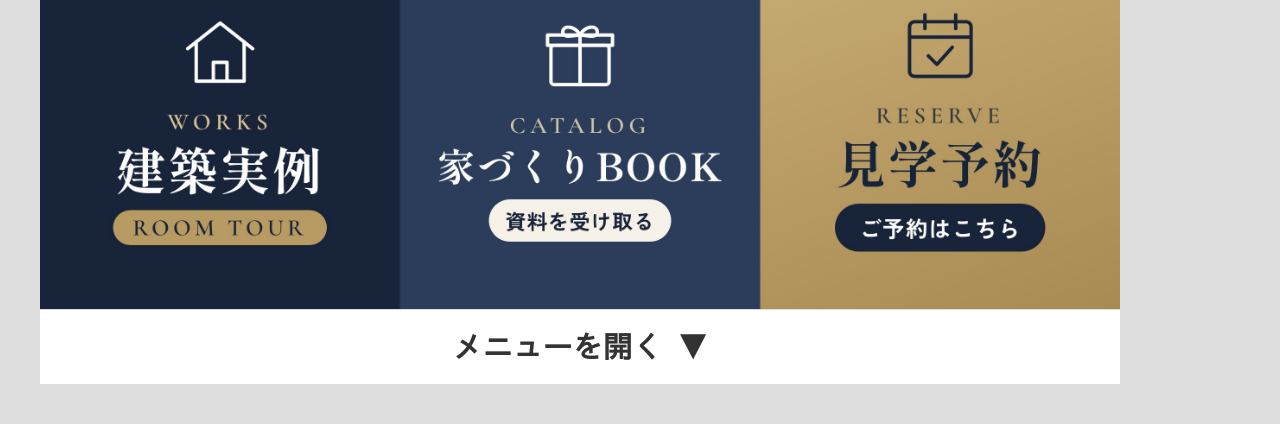
<file: line-greeting/greeting.html>
<!doctype html>
<html lang="ja">
<head>
<meta charset="utf-8">
<title>ハウスワーク LINE あいさつメッセージ</title>
<style>
  /* LINEトーク画面のイメージ（友だち追加直後） */
  * { box-sizing: border-box; margin: 0; padding: 0; }
  body { background: #ddd; font-family: "Zen Kaku Gothic New", "IPAGothic", sans-serif; padding: 40px; }
  #greeting { width: 1080px; background: #8CA9D3; display: flex; flex-direction: column; }
  .hd { background: #fff; display: flex; align-items: center; justify-content: space-between; padding: 34px 40px;
        font-size: 38px; font-weight: 700; color: #111; border-bottom: 1px solid #ddd; }
  .hd span { font-size: 34px; color: #666; font-weight: 500; }
  .talk { padding: 40px 30px 50px; display: flex; flex-direction: column; gap: 26px; }
  .date { align-self: center; background: rgba(0,0,0,.18); color: #fff; font-size: 24px; padding: 6px 22px; border-radius: 999px; }
  .row { display: flex; gap: 20px; align-items: flex-start; }
  .av { width: 92px; height: 92px; border-radius: 50%; background: #fff; flex: 0 0 auto; display: grid; place-items: center; overflow: hidden; }
  .av img { width: 78px; }
  .col { display: flex; flex-direction: column; gap: 14px; max-width: 800px; }
  .name { font-size: 24px; color: #fff; }
  .bubble { background: #fff; border-radius: 34px; padding: 30px 36px; font-size: 30px; line-height: 1.65; color: #111; white-space: pre-wrap; }
  .bubble b { font-weight: inherit; }
  /* LINEのテキストは装飾不可のため、モックも同じ書式で表示 */
  .time { font-size: 22px; color: #fff; align-self: flex-end; margin-left: 8px; }
  .menu img { display: block; width: 100%; }
  .bar { background: #fff; text-align: center; font-size: 30px; font-weight: 700; color: #333; padding: 22px; border-top: 1px solid #ddd; }
</style>
</head>
<body>
<section id="greeting">
  <div class="hd">ハウスワーク <span>☰</span></div>
  <div class="talk">
    <div class="date">今日</div>
    <div class="row">
      <div class="av"><img src="../line-richmenu/assets/logo.webp" alt=""></div>
      <div class="col">
        <div class="name">ハウスワーク</div>
        <div class="bubble">〇〇さん、はじめまして。
株式会社ハウスワークです。
友だち追加ありがとうございます。

小山・古河エリアをはじめ、地域で家づくりをお考えの皆さまへ。
ハウスワークは、<b>あなたらしい暮らしのかたち</b>をご提案します。

経験と実績を重ねた家づくりのマイスターが、これからの暮らしに寄り添うデザインを<b>自由設計</b>でかたちにします。

<span class="catch">理想の暮らしを、ハウスワークの家とともに。</span></div>
        <div class="bubble">【新着】AMANOMA｜古河の家 オープンルーム

空とつながる、天の間。

吹き抜けの大空間と、木のぬくもり。
見上げるたびに空が広がる住まいを、ぜひ体感してください。

見学のご予約は、メニューの「見学予約」から承ります。</div>
        <div class="bubble">こんなお声を、よくいただきます。

「家づくりって、何からはじめればいいの？」
「注文住宅って、どこまでオリジナルにできるの？」
「予算は、どれくらい必要？」

そんなお声にお応えして、
ハウスワークでは「オリジナル家づくりBOOK」をプレゼント中です。

はじめての家づくりのポイントを、わかりやすくお話ししています。

今すぐ資料を受け取って、
家づくりをはじめましょう！

▼お申し込みは画面下メニューの
「家づくりBOOK」ボタンから

そのほか、LINEでもご質問にお答えしています。
メッセージもお待ちしています。</div>
      </div>
    </div>
  </div>
  <div class="menu"><img src="../line-richmenu/richmenu.jpg" alt=""></div>
  <div class="bar">メニューを開く ▼</div>
</section>
</body>
</html>
</file>
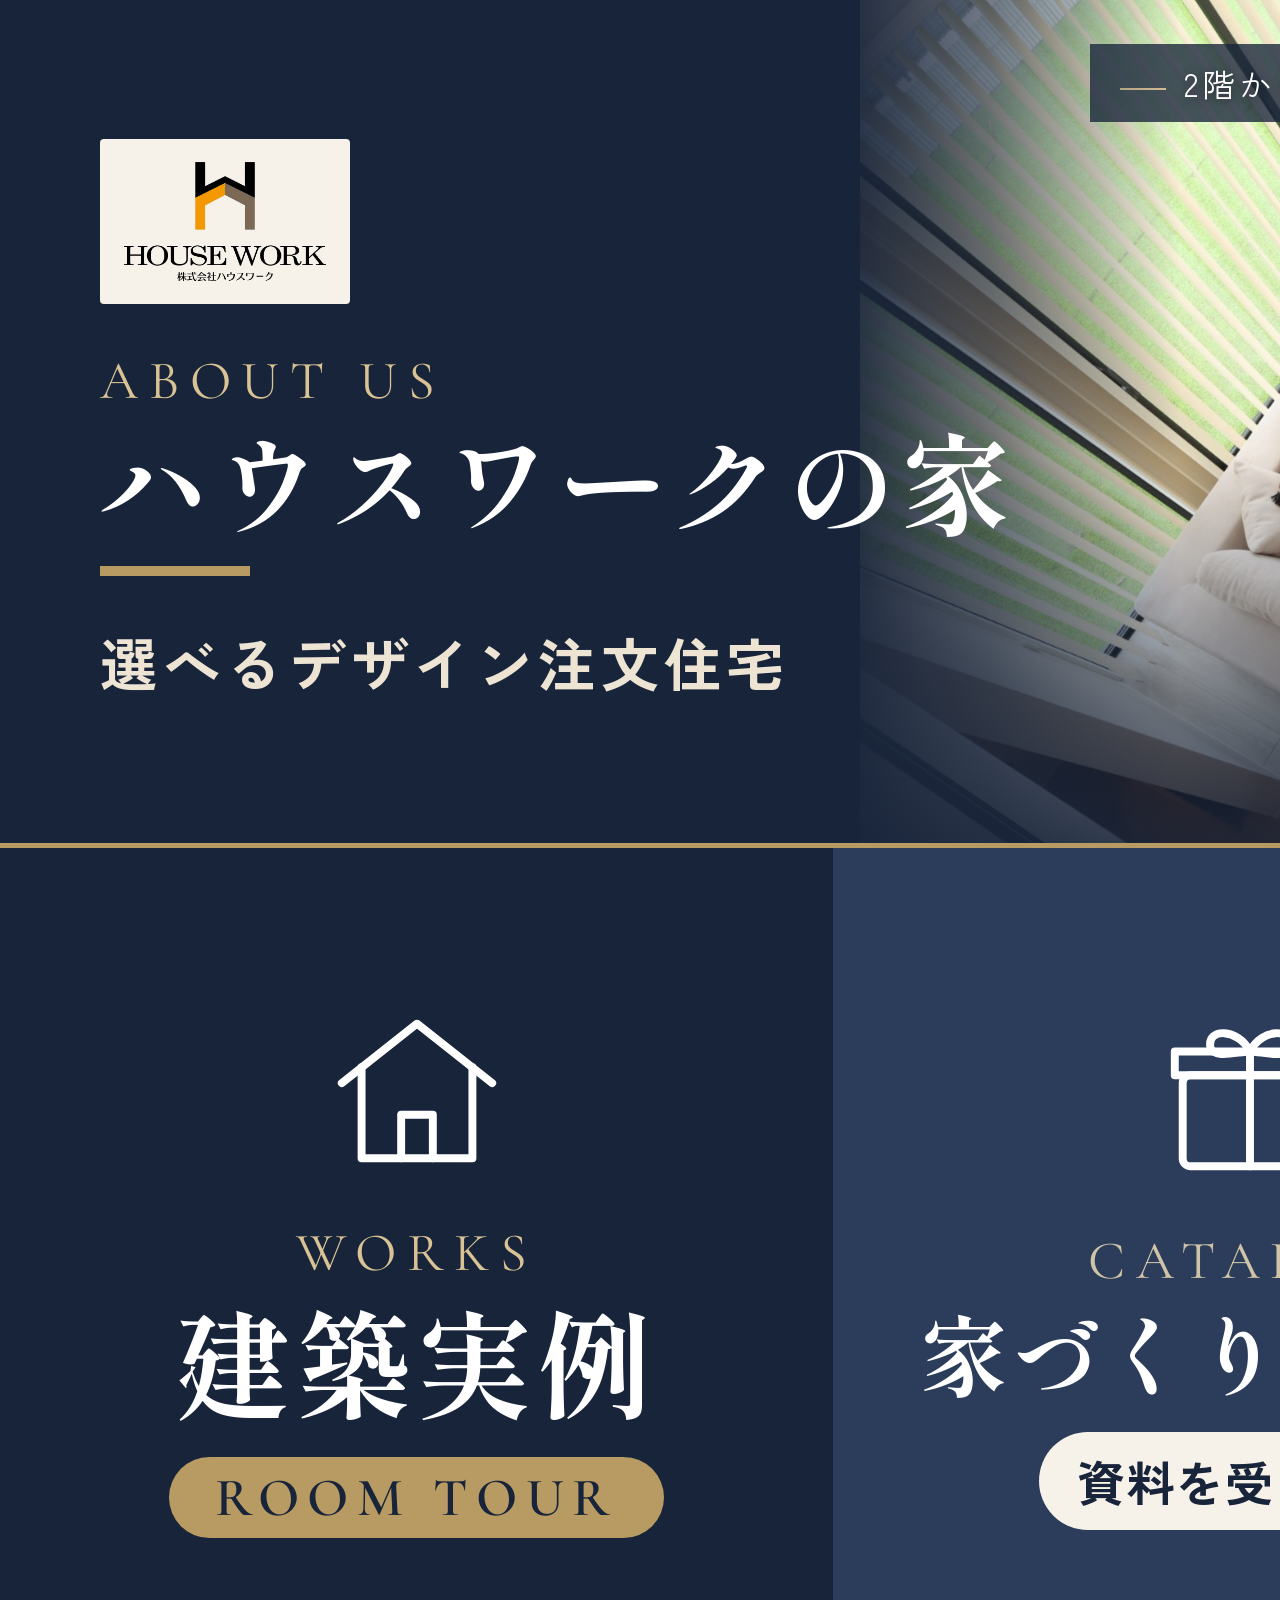
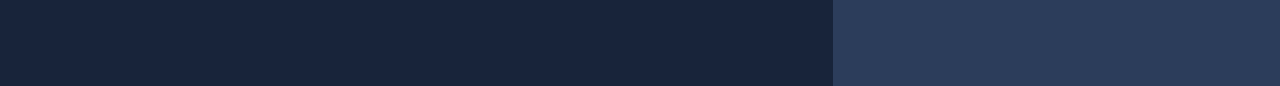
<file: line-richmenu/richmenu.html>
<!doctype html>
<html lang="ja">
<head>
<meta charset="utf-8">
<title>ハウスワーク リッチメニュー</title>
<link href="https://fonts.googleapis.com/css2?family=Shippori+Mincho:wght@700&family=Zen+Kaku+Gothic+New:wght@500;700&family=Cormorant+Garamond:wght@600&display=swap" rel="stylesheet">
<style>
  /* LINE リッチメニュー（大）2500 x 1686px / 上1段 + 下3分割
     色はロゴ（黒・オレンジ・グレージュ）に合わせる */
  :root {
    --black: #231F1C;
    --orange: #F39800;
    --taupe: #7B6A56;
    --paper: #FAF8F5;
    --ink: #231F1C;
    --line: #E4DED6;
  }
  * { box-sizing: border-box; margin: 0; padding: 0; }
  html, body { width: 2500px; height: 1686px; background: var(--paper); }
  body {
    font-family: "Zen Kaku Gothic New", "IPAGothic", sans-serif;
    color: var(--ink);
    display: grid;
    grid-template-rows: 843px 843px;
  }
  .en { font-family: "Cormorant Garamond", serif; letter-spacing: .2em; }
  .mincho { font-family: "Shippori Mincho", "IPAGothic", serif; }

  /* ---- 上段：ハウスワークの家 ---- */
  .top { display: grid; grid-template-columns: 1250px 1250px; }
  .about {
    background: #FFFFFF; /* ロゴの背景色に合わせる */
    padding: 60px 90px 0 100px;
    display: flex; flex-direction: column;
  }
  .about .logo { height: 165px; width: auto; align-self: flex-start; }
  .about h1 {
    font-size: 132px; font-weight: 700; letter-spacing: .04em; line-height: 1.1;
    margin-top: 30px; white-space: nowrap;
  }
  .about h1::after {
    content: ""; display: block; width: 150px; height: 10px;
    background: var(--orange); margin-top: 26px;
  }
  .points {
    list-style: none; margin-top: 34px;
    display: grid; grid-template-columns: auto auto; column-gap: 50px; row-gap: 14px;
    font-size: 52px; font-weight: 700; white-space: nowrap;
  }
  .points li { display: flex; align-items: center; gap: 20px; }
  .points li::before {
    content: ""; width: 22px; height: 22px; background: var(--orange); flex: 0 0 auto;
    transform: rotate(45deg);
  }
  .points li.wide { grid-column: span 2; }

  .photo {
    position: relative;
    background: url("assets/amanoma_fukinuke.jpg") no-repeat;
    background-size: cover;
    background-position: center 40%;
  }
  .photo .more {
    position: absolute; right: 0; bottom: 70px;
    background: var(--black); color: #fff;
    font-size: 54px; font-weight: 700;
    padding: 26px 50px 26px 60px;
    display: flex; align-items: center; gap: 20px;
  }
  .photo .more svg { color: var(--orange); }

  /* ---- 下段：3分割 ---- */
  .bottom { display: grid; grid-template-columns: 833px 834px 833px; }
  .cell {
    display: flex; flex-direction: column; align-items: center; justify-content: center;
    text-align: center; color: #fff;
  }
  .cell svg.icon { width: 190px; height: 190px; margin-bottom: 34px; }
  .cell .en { font-size: 54px; margin-bottom: 8px; }
  .cell h2 { font-size: 116px; font-weight: 700; letter-spacing: .04em; line-height: 1.15; }
  .cell p { font-size: 50px; margin-top: 24px; font-weight: 500; line-height: 1.4; }
  .cell .tag {
    margin-top: 30px; padding: 14px 38px; border-radius: 999px;
    font-size: 48px; font-weight: 700; letter-spacing: .03em;
  }

  .works { background: var(--black); }
  .works .en { color: var(--orange); }
  .works .tag { background: var(--orange); color: var(--black); }

  .voice { background: var(--taupe); }
  .voice .en { color: #F1E4D3; }
  .voice p { color: #F7EFE6; }
  .voice .tag { background: #FFFFFF; color: var(--taupe); }

  .reserve { background: var(--orange); color: var(--black); }
  .reserve .tag { background: var(--black); color: #fff; padding: 18px 56px; font-size: 52px; }
  /* 上段：項目は出さず、キャッチを1行で */
  .about { justify-content: center; padding-top: 0; }
  .about .lead { font-size: 66px; font-weight: 700; letter-spacing: .08em; margin-top: 44px; color: var(--ink); }
  .about .about-en { font-size: 54px; color: var(--orange); margin-top: 44px; }
  .about .about-en + h1 { margin-top: 6px; }
  /* 写真のキャプション */
  .photo .photo-cap { position: absolute; left: 0; top: 70px; background: rgba(35,31,28,.82); color: #fff;
                      font-size: 56px; font-weight: 700; letter-spacing: .12em; padding: 22px 56px 22px 60px; }
  .photo .photo-cap span { font-family: "Zen Kaku Gothic New", sans-serif; font-size: 40px; color: var(--orange);
                           letter-spacing: .1em; margin-left: 28px; }
  .photo .photo-cap em { font-style: normal; font-family: "Zen Kaku Gothic New", sans-serif; font-size: 36px;
                         background: var(--orange); color: var(--black); padding: 6px 16px; margin-right: 26px;
                         vertical-align: 8px; letter-spacing: .08em; }
  /* ブランド名 AMANOMA（天の間）を大きく、その下に物件名 */
  .photo .photo-cap { top: 60px; padding: 30px 56px 30px 60px; }
  .photo .photo-cap .brand { font-family: "Cormorant Garamond", serif; font-weight: 600; font-size: 118px;
                             line-height: 1; letter-spacing: .26em; margin-bottom: 18px; }
  .photo .photo-cap .sub { font-size: 50px; }
  .photo .photo-cap .tagline { font-size: 40px; letter-spacing: .2em; color: #E9DDCD; margin: -2px 0 22px 4px; }
  /* ===== AMANOMA ネイビー×シャンパンゴールド（リッチトーン） ===== */
  :root { --black: #18243A; --ink: #18243A; --taupe: #2C3D5B; --orange: #B89B62; --gold-lt: #D9C394; --ivory: #F6F2EA; }
  html, body { background: var(--ivory); }
  .about { background: var(--ivory); }
  .photo .more { background: rgba(24,36,58,.92); }
  .photo .photo-cap { background: rgba(24,36,58,.86); border-left: 6px solid var(--orange); }
  .photo .photo-cap .tagline { color: #E3D7BE; }
  .photo .photo-cap span { color: var(--gold-lt); }
  .photo .photo-cap em { background: var(--orange); color: var(--black); }
  .works .en { color: var(--gold-lt); }
  .voice .en { color: #CFC3A8; }
  .voice .tag { background: var(--ivory); color: var(--black); }
  .reserve { background: linear-gradient(160deg, #C7AC74 0%, #A88B53 100%); }
  .reserve .en { color: #18243A; opacity: .8; }
  /* 吹き抜けの高窓を見せるため、帯は下・「詳しく見る」は右上へ */
  .photo .photo-cap { top: auto; bottom: 0; padding: 26px 50px 30px 56px; }
  .photo .photo-cap .brand { font-size: 100px; margin-bottom: 12px; }
  .photo .photo-cap .tagline { font-size: 36px; margin-bottom: 16px; }
  .photo .photo-cap .sub { font-size: 46px; }
  .photo .more { top: 44px; bottom: auto; font-size: 46px; padding: 20px 40px 20px 48px; }
  /* ===== 写真を上段いっぱいに（文字はグラデーション越しに重ねる） ===== */
  .top { position: relative; display: block; overflow: hidden; }
  .top .photo { position: absolute; inset: 0; z-index: 1;
                background-size: cover; background-position: center 32%; }
  .top .photo::after { content: ""; position: absolute; inset: 0; pointer-events: none;
    background: linear-gradient(0deg, rgba(24,36,58,.78) 0%, rgba(24,36,58,0) 42%); }
  .top .about { position: absolute; left: 0; top: 0; bottom: 0; width: 1300px; z-index: 2;
    background: linear-gradient(90deg, rgba(24,36,58,.94) 0%, rgba(24,36,58,.82) 55%, rgba(24,36,58,0) 100%); }
  .top .about .logo { height: auto; width: 250px; background: var(--ivory); padding: 16px 24px; border-radius: 4px; }
  .top .about h1 { color: #FFFFFF; }
  .top .about .lead { color: #EDE4D3; }
  .top .about .about-en { color: var(--gold-lt); }
  .photo .photo-cap { left: auto; right: 64px; bottom: 54px; z-index: 3; background: none;
                      border-left: 4px solid var(--orange); padding: 6px 0 6px 40px; }
  .photo .photo-cap .brand { text-shadow: 0 4px 18px rgba(0,0,0,.35); }
  .photo .more { z-index: 3; top: 40px; right: 0; }
  /* 写真は右 1640px に収め、高窓〜ソファまで見せる */
  .top { background: #18243A; }
  .top .photo { left: 860px; background-position: center 45%; }
  .top .about { width: 1180px;
    background: linear-gradient(90deg, #18243A 0%, #18243A 70%, rgba(24,36,58,.6) 84%, rgba(24,36,58,0) 100%); }
  .top .about h1 { font-size: 110px; }
  .top .about .lead { font-size: 58px; }
  .bottom .cell { border-top: 5px solid var(--orange); }
  .top .photo::after { background: linear-gradient(0deg, rgba(24,36,58,.9) 0%, rgba(24,36,58,.55) 30%, rgba(24,36,58,0) 58%); }
  /* 見下ろし写真：ソファとテーブルが中央に来る位置で切り取る */
  .top .photo { background-position: center 46%; }
  .top .photo::after { background: linear-gradient(0deg, rgba(24,36,58,.85) 0%, rgba(24,36,58,.4) 24%, rgba(24,36,58,0) 46%); }
  .photo .photo-cap .brand, .photo .photo-cap .tagline, .photo .photo-cap .sub { text-shadow: 0 2px 12px rgba(0,0,0,.45); }
  .photo .photo-note { position: absolute; z-index: 3; left: 300px; bottom: 58px; color: #fff; font-size: 32px;
                       letter-spacing: .14em; text-shadow: 0 2px 10px rgba(0,0,0,.5); }
  .photo .photo-note::before { content: ""; display: inline-block; width: 46px; height: 2px; background: var(--gold-lt);
                               vertical-align: middle; margin-right: 18px; }
  .photo .photo-note { left: 230px; top: 44px; bottom: auto; background: rgba(24,36,58,.78); padding: 16px 30px; font-size: 32px; }
</style>
</head>
<body>

  <!-- 1. ハウスワークの家（上段全体が1つのボタン） -->
  <section class="top">
    <div class="about">
      <img class="logo" src="assets/logo_t.png" alt="HOUSE WORK 株式会社ハウスワーク">
      <div class="en about-en">ABOUT US</div>
      <h1 class="mincho">ハウスワークの家</h1>
      <p class="lead">選べるデザイン注文住宅</p>
    </div>
    <div class="photo">
      <div class="photo-note">2階から見下ろす、吹き抜けのLDK</div>
      <div class="photo-cap mincho"><div class="brand">AMANOMA</div><div class="tagline">空とつながる、天の間。</div><div class="sub"><em>新着</em>古河の家<span>オープンルーム</span></div></div>
      <div class="more">詳しく見る
        <svg width="56" height="56" viewBox="0 0 24 24" fill="none" stroke="currentColor" stroke-width="2.6" stroke-linecap="round" stroke-linejoin="round"><path d="M5 12h14M13 6l6 6-6 6"/></svg>
      </div>
    </div>
  </section>

  <section class="bottom">
    <!-- 2. 建築実例 / 古河展示場 -->
    <div class="cell works">
      <svg class="icon" viewBox="0 0 48 48" fill="none" stroke="#FFFFFF" stroke-width="2" stroke-linecap="round" stroke-linejoin="round"><path d="M5 22L24 7l19 15"/><path d="M10 18v23h28V18"/><path d="M20 41V30h8v11"/></svg>
      <div class="en">WORKS</div>
      <h2 class="mincho">建築実例</h2>
      <span class="tag" style="font-family:'Cormorant Garamond',serif;font-weight:600;font-size:54px;letter-spacing:.16em;padding:8px 46px">ROOM TOUR</span>
    </div>

    <!-- 3. 家づくりBOOKプレゼント -->
    <div class="cell voice">
      <svg class="icon" viewBox="0 0 48 48" fill="none" stroke="#FFFFFF" stroke-width="2" stroke-linecap="round" stroke-linejoin="round"><rect x="7" y="18" width="34" height="23" rx="2"/><path d="M5 12h38v6H5z"/><path d="M24 12v29"/><path d="M24 12c-3-6-11-6-10-1 1 3 7 1 10 1zM24 12c3-6 11-6 10-1-1 3-7 1-10 1z"/></svg>
      <div class="en">CATALOG</div>
      <h2 class="mincho" style="font-size:88px">家づくりBOOK</h2>
      <span class="tag">資料を受け取る</span>
    </div>

    <!-- 4. 見学予約 -->
    <div class="cell reserve">
      <svg class="icon" viewBox="0 0 48 48" fill="none" stroke="#18243A" stroke-width="2" stroke-linecap="round" stroke-linejoin="round"><rect x="6" y="10" width="36" height="32" rx="3"/><path d="M6 19h36M15 6v8M33 6v8"/><path d="M17 30l5 5 9-10"/></svg>
      <div class="en">RESERVE</div>
      <h2 class="mincho">見学予約</h2>
      <span class="tag">ご予約はこちら</span>
    </div>
  </section>

</body>
</html>
</file>
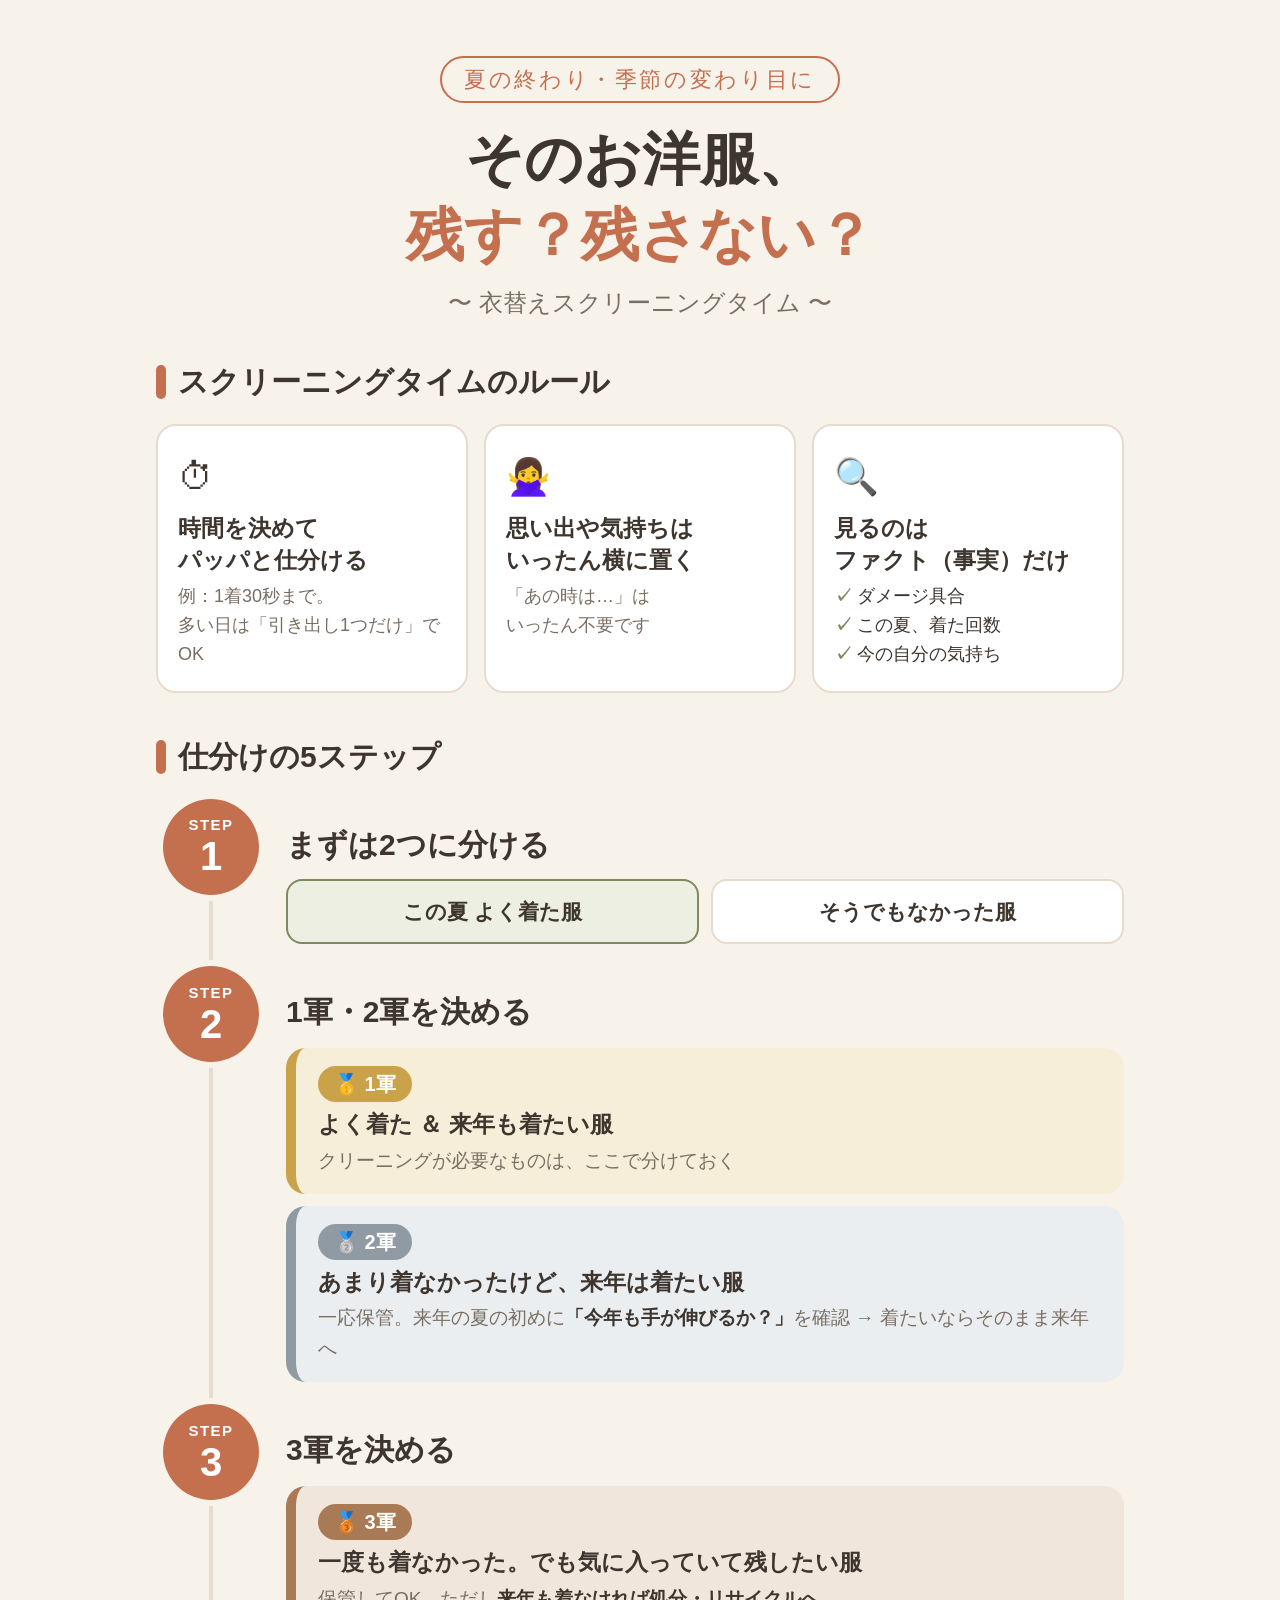
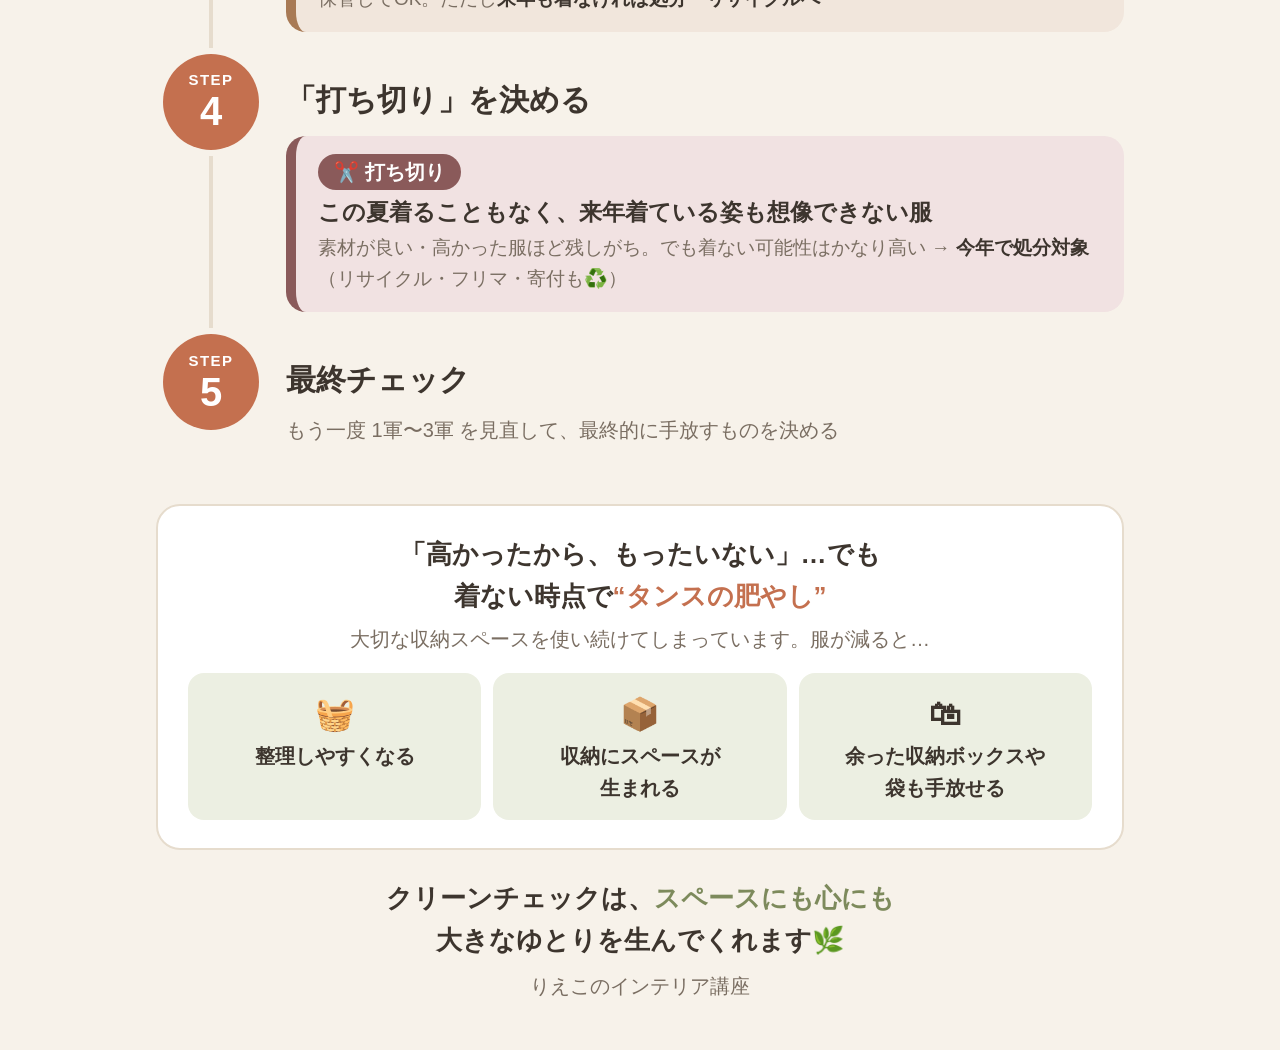
<file: line_delivery/screening_time_steps.html>
<!doctype html>
<html lang="ja">
<head>
<meta charset="utf-8">
<meta name="viewport" content="width=device-width, initial-scale=1">
<title>衣替えスクリーニングタイム</title>
<link rel="preconnect" href="https://fonts.googleapis.com">
<link href="https://fonts.googleapis.com/css2?family=Zen+Maru+Gothic:wght@500;700;900&display=swap" rel="stylesheet">
<style>
  :root {
    --bg: #f7f2ea;
    --card: #ffffff;
    --ink: #3d352e;
    --sub: #7a6e62;
    --line: #e6dccd;
    --terracotta: #c4704f;
    --gold: #c9a24a;
    --silver: #8f9aa3;
    --bronze: #a87a55;
    --cut: #8a5a5a;
    --olive: #7d8a5c;
    --tint-terracotta: #f6e6dd;
    --tint-gold: #f6eed9;
    --tint-silver: #eaeef1;
    --tint-bronze: #f1e6dc;
    --tint-cut: #f1e2e2;
    --tint-olive: #ecefe2;
  }
  @media (prefers-color-scheme: dark) {
    :root:not([data-theme="light"]) {
      --bg: #221d19; --card: #2d2722; --ink: #f1e9df; --sub: #bfb3a5; --line: #463c33;
      --tint-terracotta: #3d2a22; --tint-gold: #3a3222; --tint-silver: #2c3236;
      --tint-bronze: #372c23; --tint-cut: #382626; --tint-olive: #2f3326;
    }
  }
  :root[data-theme="dark"] {
    --bg: #221d19; --card: #2d2722; --ink: #f1e9df; --sub: #bfb3a5; --line: #463c33;
    --tint-terracotta: #3d2a22; --tint-gold: #3a3222; --tint-silver: #2c3236;
    --tint-bronze: #372c23; --tint-cut: #382626; --tint-olive: #2f3326;
  }
  * { box-sizing: border-box; margin: 0; padding: 0; }
  body {
    background: var(--bg);
    color: var(--ink);
    font-family: "Zen Maru Gothic", "Noto Sans CJK JP", "Noto Sans JP", "Hiragino Maru Gothic ProN", sans-serif;
    font-weight: 500;
    line-height: 1.6;
  }
  .sheet { width: 100%; max-width: 1080px; margin: 0 auto; padding: 56px 56px 48px; }

  header { text-align: center; margin-bottom: 36px; }
  .eyebrow {
    display: inline-block; font-size: 22px; letter-spacing: .12em; color: var(--terracotta);
    border: 2px solid var(--terracotta); border-radius: 999px; padding: 4px 22px; margin-bottom: 18px;
  }
  h1 { font-size: 58px; font-weight: 900; line-height: 1.3; }
  h1 .accent { color: var(--terracotta); }
  .lead { font-size: 24px; color: var(--sub); margin-top: 12px; }

  h2 {
    font-size: 30px; font-weight: 900; display: flex; align-items: center; gap: 12px; margin-bottom: 18px;
  }
  h2::before { content: ""; width: 10px; height: 34px; border-radius: 5px; background: var(--terracotta); }

  /* rules */
  .rules { display: grid; grid-template-columns: repeat(3, 1fr); gap: 16px; margin-bottom: 40px; }
  .rule { background: var(--card); border-radius: 20px; padding: 22px 20px; border: 2px solid var(--line); }
  .rule .icon { font-size: 36px; }
  .rule h3 { font-size: 23px; font-weight: 900; margin: 6px 0 6px; line-height: 1.4; }
  .rule p { font-size: 18px; color: var(--sub); }
  .facts { list-style: none; font-size: 18px; color: var(--ink); }
  .facts li::before { content: "✓ "; color: var(--olive); font-weight: 900; }

  /* steps */
  .steps { display: flex; flex-direction: column; gap: 0; margin-bottom: 36px; }
  .step { display: grid; grid-template-columns: 110px 1fr; gap: 20px; align-items: stretch; }
  .step .num {
    display: flex; flex-direction: column; align-items: center;
  }
  .step .num span {
    width: 96px; height: 96px; border-radius: 50%; background: var(--terracotta); color: #fff;
    display: flex; flex-direction: column; align-items: center; justify-content: center;
    font-weight: 900; font-size: 40px; line-height: 1;
  }
  .step .num span small { font-size: 15px; letter-spacing: .1em; margin-bottom: 4px; }
  .step .num::after { content: ""; flex: 1; width: 4px; background: var(--line); margin: 6px 0; min-height: 18px; }
  .step:last-child .num::after { display: none; }
  .step .body { padding-bottom: 22px; }
  .step .body > h3 { font-size: 30px; font-weight: 900; margin: 22px 0 10px; }
  .step .body > p { font-size: 20px; color: var(--sub); }

  .split { display: grid; grid-template-columns: 1fr 1fr; gap: 12px; }
  .pill {
    border-radius: 16px; padding: 14px 18px; font-size: 21px; font-weight: 700; text-align: center;
    background: var(--card); border: 2px solid var(--line);
  }
  .pill.good { background: var(--tint-olive); border-color: var(--olive); }

  .card {
    border-radius: 20px; padding: 18px 22px; margin-top: 12px; border-left: 10px solid; background: var(--card);
  }
  .card .tag {
    display: inline-block; color: #fff; font-weight: 900; font-size: 20px;
    padding: 2px 16px; border-radius: 999px; margin-bottom: 6px;
  }
  .card h4 { font-size: 23px; font-weight: 900; line-height: 1.45; }
  .card p { font-size: 19px; color: var(--sub); margin-top: 4px; }
  .card p b { color: var(--ink); }
  .c1 { border-color: var(--gold); background: var(--tint-gold); } .c1 .tag { background: var(--gold); }
  .c2 { border-color: var(--silver); background: var(--tint-silver); } .c2 .tag { background: var(--silver); }
  .c3 { border-color: var(--bronze); background: var(--tint-bronze); } .c3 .tag { background: var(--bronze); }
  .c4 { border-color: var(--cut); background: var(--tint-cut); } .c4 .tag { background: var(--cut); }

  /* summary */
  .summary {
    background: var(--card); border-radius: 24px; border: 2px solid var(--line); padding: 28px 30px; margin-bottom: 28px;
  }
  .summary .quote { font-size: 26px; font-weight: 900; text-align: center; margin-bottom: 6px; }
  .summary .quote em { font-style: normal; color: var(--terracotta); }
  .summary .note { font-size: 20px; color: var(--sub); text-align: center; margin-bottom: 18px; }
  .benefits { display: grid; grid-template-columns: repeat(3, 1fr); gap: 12px; }
  .benefit {
    background: var(--tint-olive); border-radius: 16px; padding: 16px 10px; text-align: center; font-size: 20px; font-weight: 700;
  }
  .benefit .icon { font-size: 32px; display: block; }

  footer { text-align: center; }
  footer .msg { font-size: 26px; font-weight: 900; }
  footer .msg .accent { color: var(--olive); }
  footer .sign { font-size: 20px; color: var(--sub); margin-top: 8px; }

  @media (max-width: 720px) {
    .sheet { padding: 28px 16px; }
    h1 { font-size: 34px; }
    .lead { font-size: 17px; }
    h2 { font-size: 22px; }
    .rules, .benefits { grid-template-columns: 1fr; }
    .step { grid-template-columns: 64px 1fr; gap: 12px; }
    .step .num span { width: 56px; height: 56px; font-size: 24px; }
    .step .num span small { font-size: 10px; }
    .step .body > h3 { font-size: 21px; margin-top: 12px; }
    .split { grid-template-columns: 1fr; }
    .pill, .card h4, .summary .quote, footer .msg { font-size: 18px; }
    .step .body > p, .card p, .rule p, .facts, .summary .note, .benefit { font-size: 15px; }
  }
</style>
</head>
<body>
<div class="sheet">

  <header>
    <div class="eyebrow">夏の終わり・季節の変わり目に</div>
    <h1>そのお洋服、<br><span class="accent">残す？残さない？</span></h1>
    <p class="lead">〜 衣替えスクリーニングタイム 〜</p>
  </header>

  <section>
    <h2>スクリーニングタイムのルール</h2>
    <div class="rules">
      <div class="rule">
        <div class="icon">⏱</div>
        <h3>時間を決めて<br>パッパと仕分ける</h3>
        <p>例：1着30秒まで。<br>多い日は「引き出し1つだけ」でOK</p>
      </div>
      <div class="rule">
        <div class="icon">🙅‍♀️</div>
        <h3>思い出や気持ちは<br>いったん横に置く</h3>
        <p>「あの時は…」は<br>いったん不要です</p>
      </div>
      <div class="rule">
        <div class="icon">🔍</div>
        <h3>見るのは<br>ファクト（事実）だけ</h3>
        <ul class="facts">
          <li>ダメージ具合</li>
          <li>この夏、着た回数</li>
          <li>今の自分の気持ち</li>
        </ul>
      </div>
    </div>
  </section>

  <section>
    <h2>仕分けの5ステップ</h2>
    <div class="steps">

      <div class="step">
        <div class="num"><span><small>STEP</small>1</span></div>
        <div class="body">
          <h3>まずは2つに分ける</h3>
          <div class="split">
            <div class="pill good">この夏 よく着た服</div>
            <div class="pill">そうでもなかった服</div>
          </div>
        </div>
      </div>

      <div class="step">
        <div class="num"><span><small>STEP</small>2</span></div>
        <div class="body">
          <h3>1軍・2軍を決める</h3>
          <div class="card c1">
            <span class="tag">🥇 1軍</span>
            <h4>よく着た ＆ 来年も着たい服</h4>
            <p>クリーニングが必要なものは、ここで分けておく</p>
          </div>
          <div class="card c2">
            <span class="tag">🥈 2軍</span>
            <h4>あまり着なかったけど、来年は着たい服</h4>
            <p>一応保管。来年の夏の初めに<b>「今年も手が伸びるか？」</b>を確認 → 着たいならそのまま来年へ</p>
          </div>
        </div>
      </div>

      <div class="step">
        <div class="num"><span><small>STEP</small>3</span></div>
        <div class="body">
          <h3>3軍を決める</h3>
          <div class="card c3">
            <span class="tag">🥉 3軍</span>
            <h4>一度も着なかった。でも気に入っていて残したい服</h4>
            <p>保管してOK。ただし<b>来年も着なければ処分・リサイクルへ</b></p>
          </div>
        </div>
      </div>

      <div class="step">
        <div class="num"><span><small>STEP</small>4</span></div>
        <div class="body">
          <h3>「打ち切り」を決める</h3>
          <div class="card c4">
            <span class="tag">✂️ 打ち切り</span>
            <h4>この夏着ることもなく、来年着ている姿も想像できない服</h4>
            <p>素材が良い・高かった服ほど残しがち。でも着ない可能性はかなり高い → <b>今年で処分対象</b>（リサイクル・フリマ・寄付も♻️）</p>
          </div>
        </div>
      </div>

      <div class="step">
        <div class="num"><span><small>STEP</small>5</span></div>
        <div class="body">
          <h3>最終チェック</h3>
          <p>もう一度 1軍〜3軍 を見直して、最終的に手放すものを決める</p>
        </div>
      </div>

    </div>
  </section>

  <section class="summary">
    <p class="quote">「高かったから、もったいない」…でも<br>着ない時点で<em>“タンスの肥やし”</em></p>
    <p class="note">大切な収納スペースを使い続けてしまっています。服が減ると…</p>
    <div class="benefits">
      <div class="benefit"><span class="icon">🧺</span>整理しやすくなる</div>
      <div class="benefit"><span class="icon">📦</span>収納にスペースが<br>生まれる</div>
      <div class="benefit"><span class="icon">🛍</span>余った収納ボックスや<br>袋も手放せる</div>
    </div>
  </section>

  <footer>
    <p class="msg">クリーンチェックは、<span class="accent">スペースにも心にも</span><br>大きなゆとりを生んでくれます🌿</p>
    <p class="sign">りえこのインテリア講座</p>
  </footer>

</div>
</body>
</html>
</file>
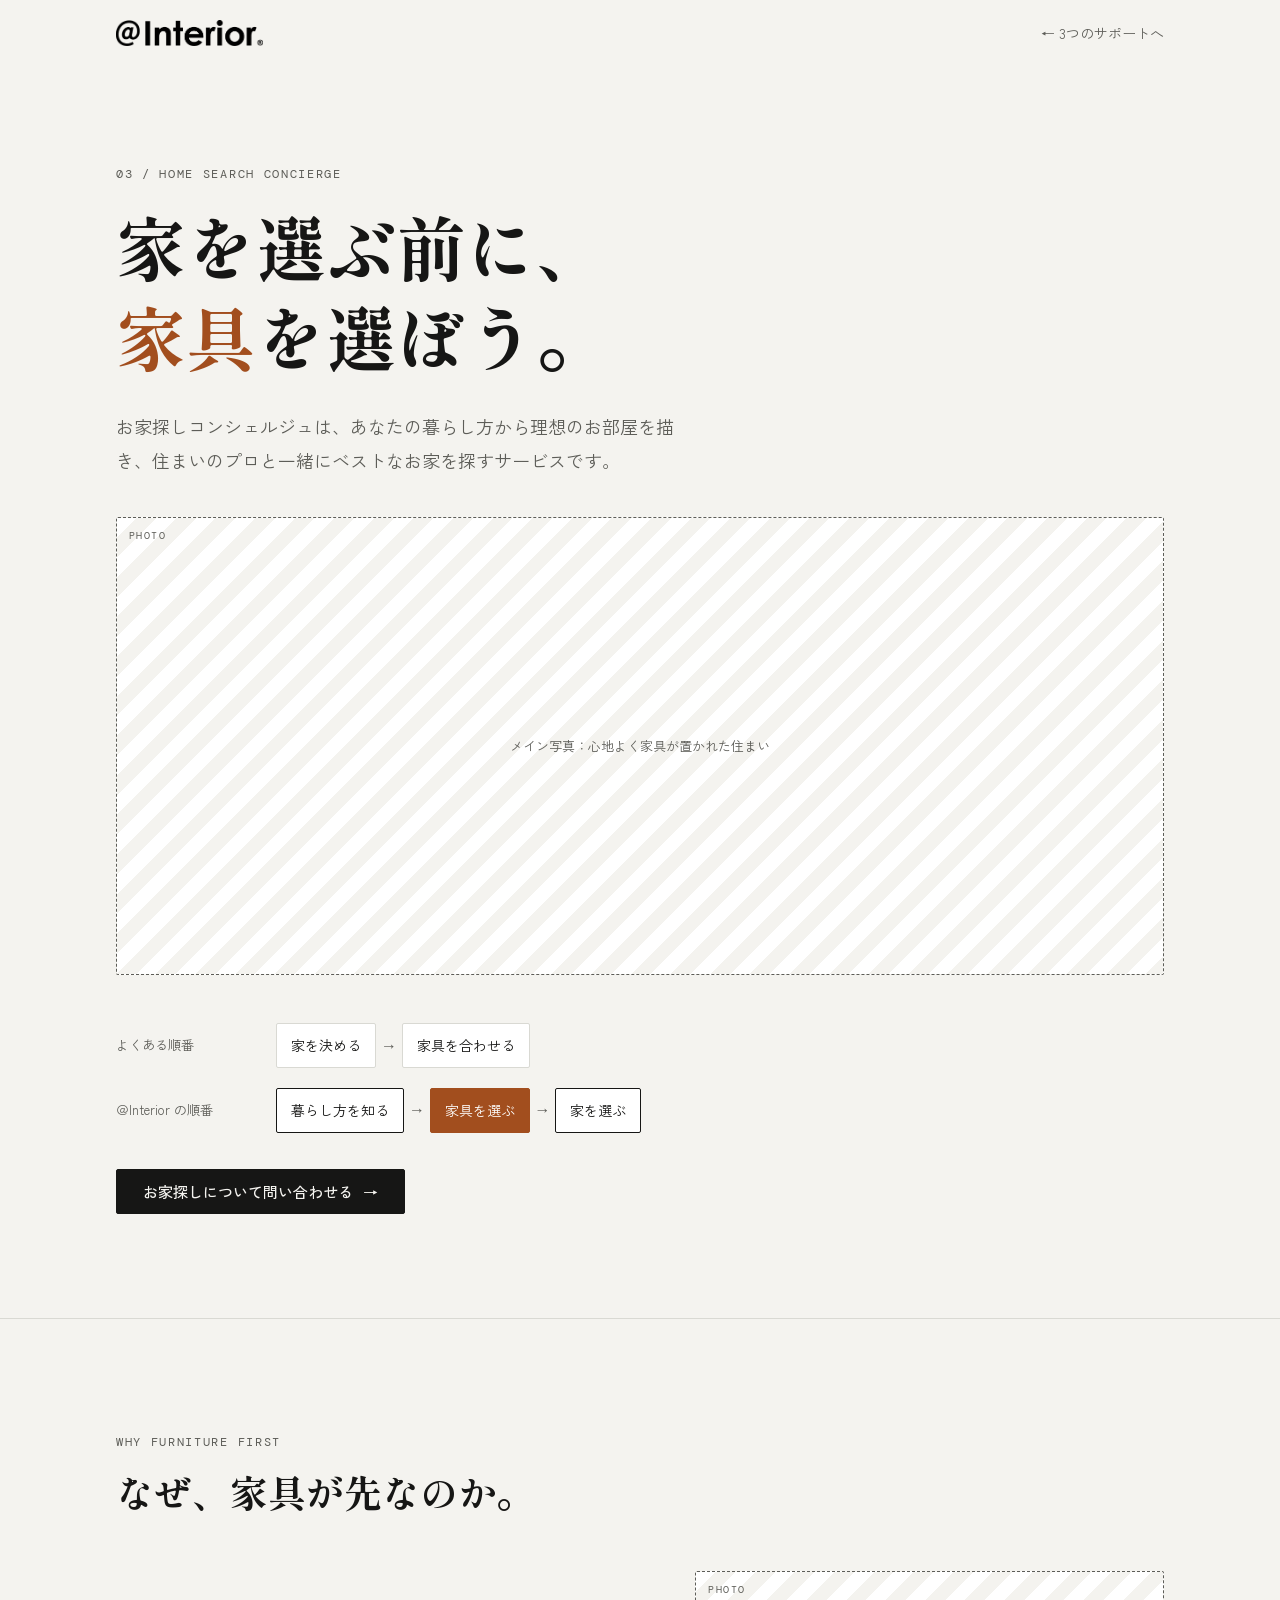
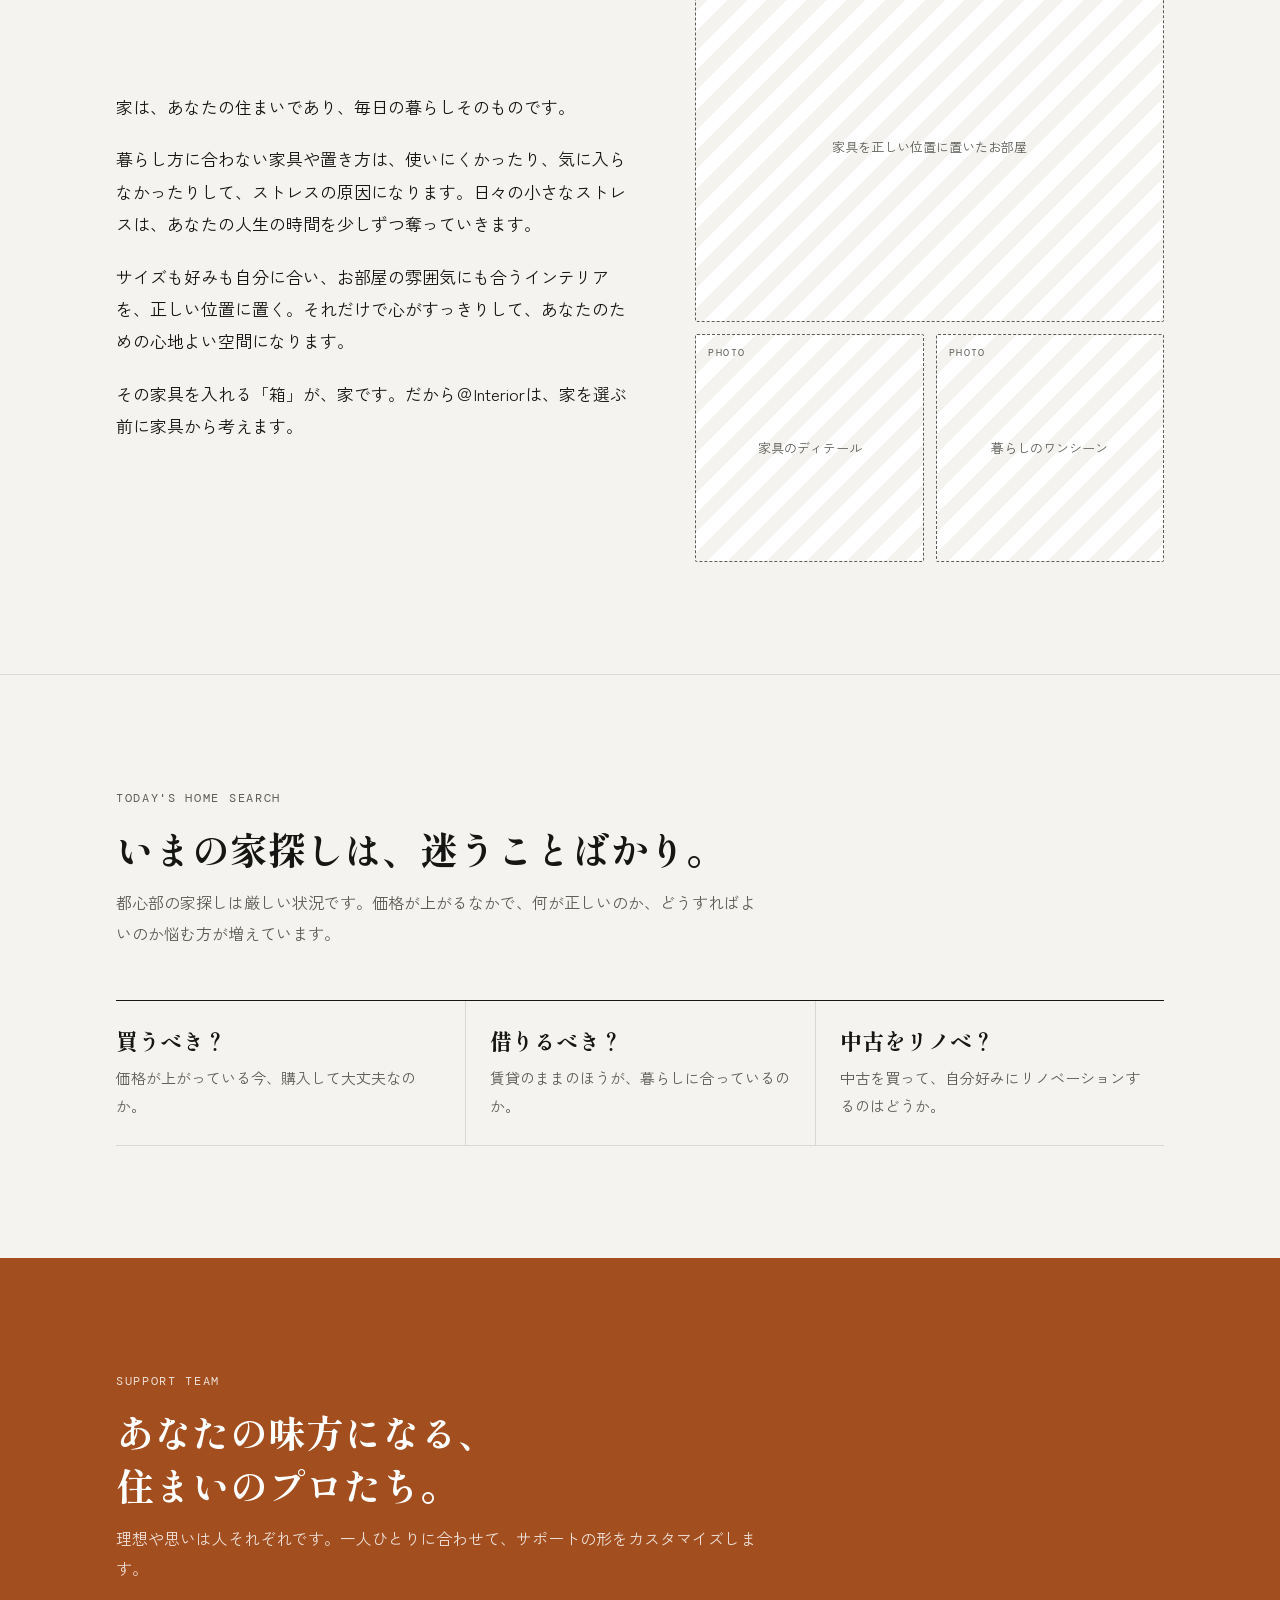
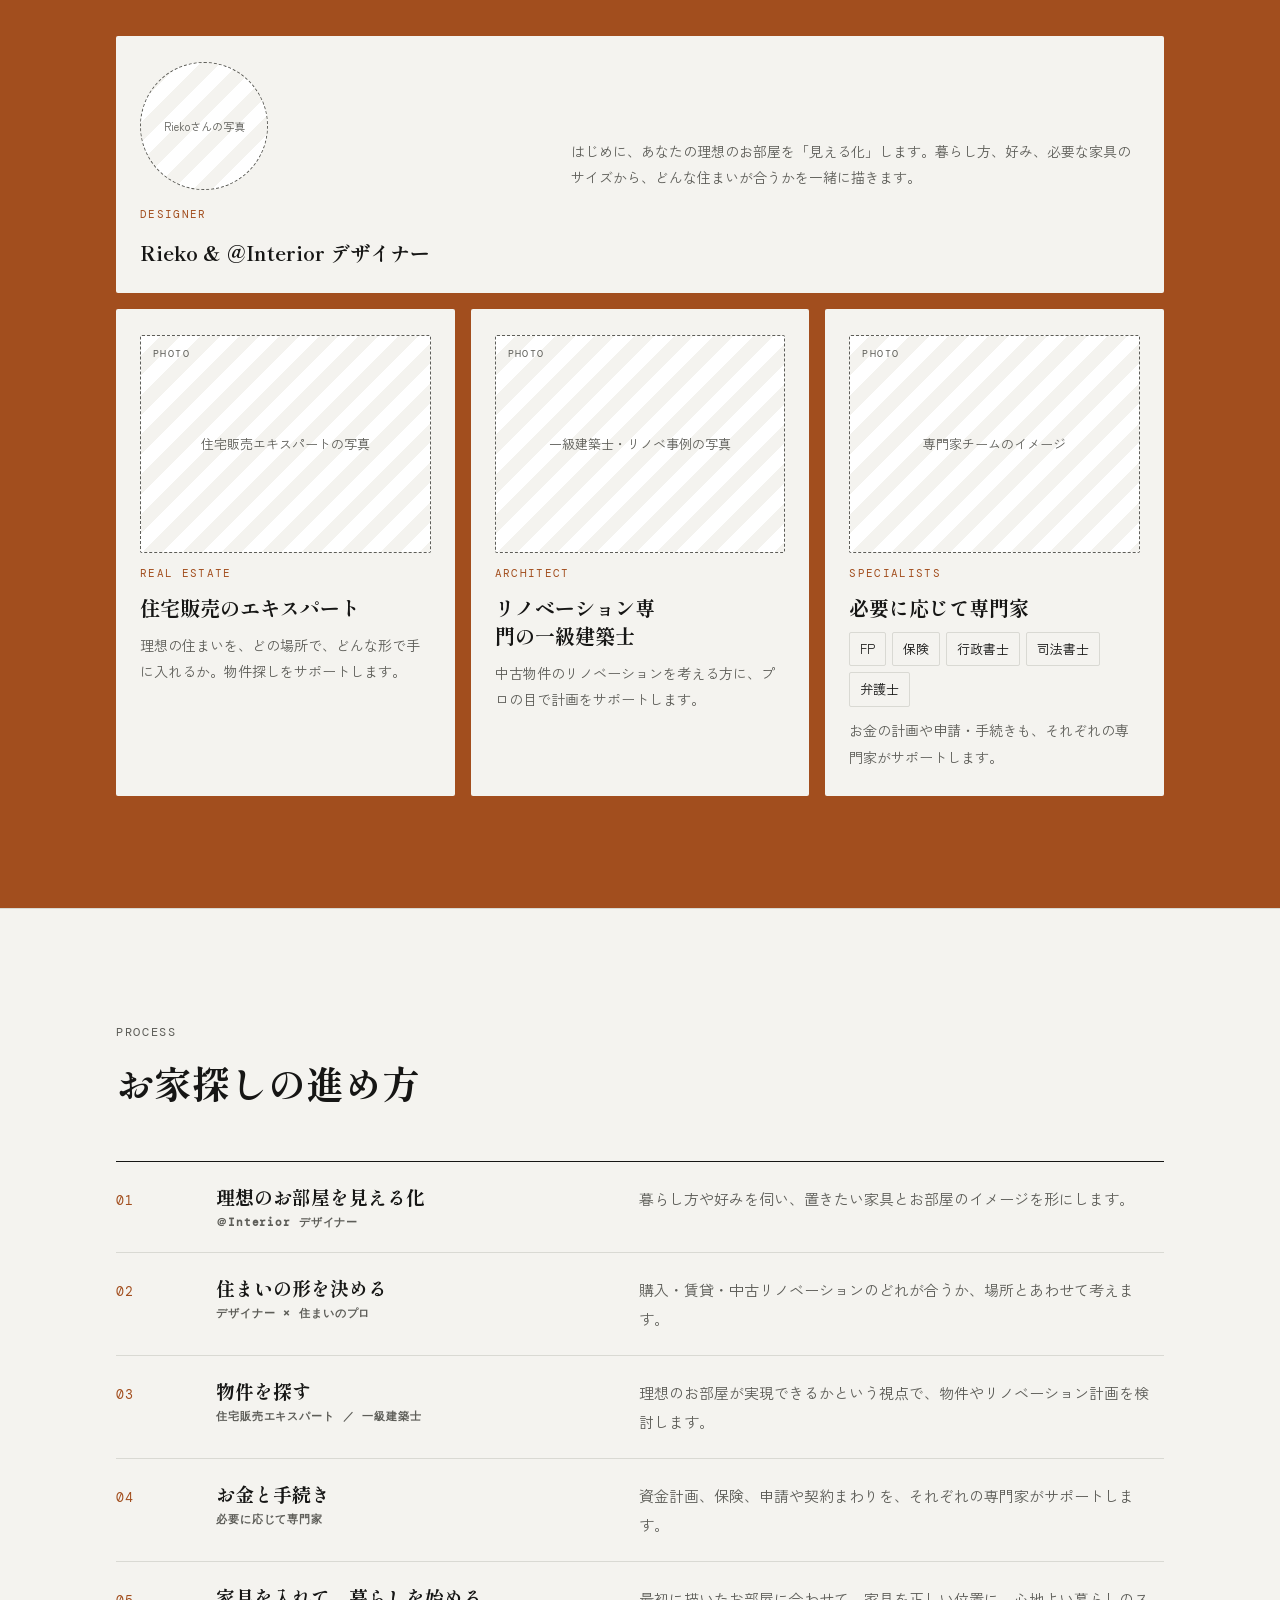
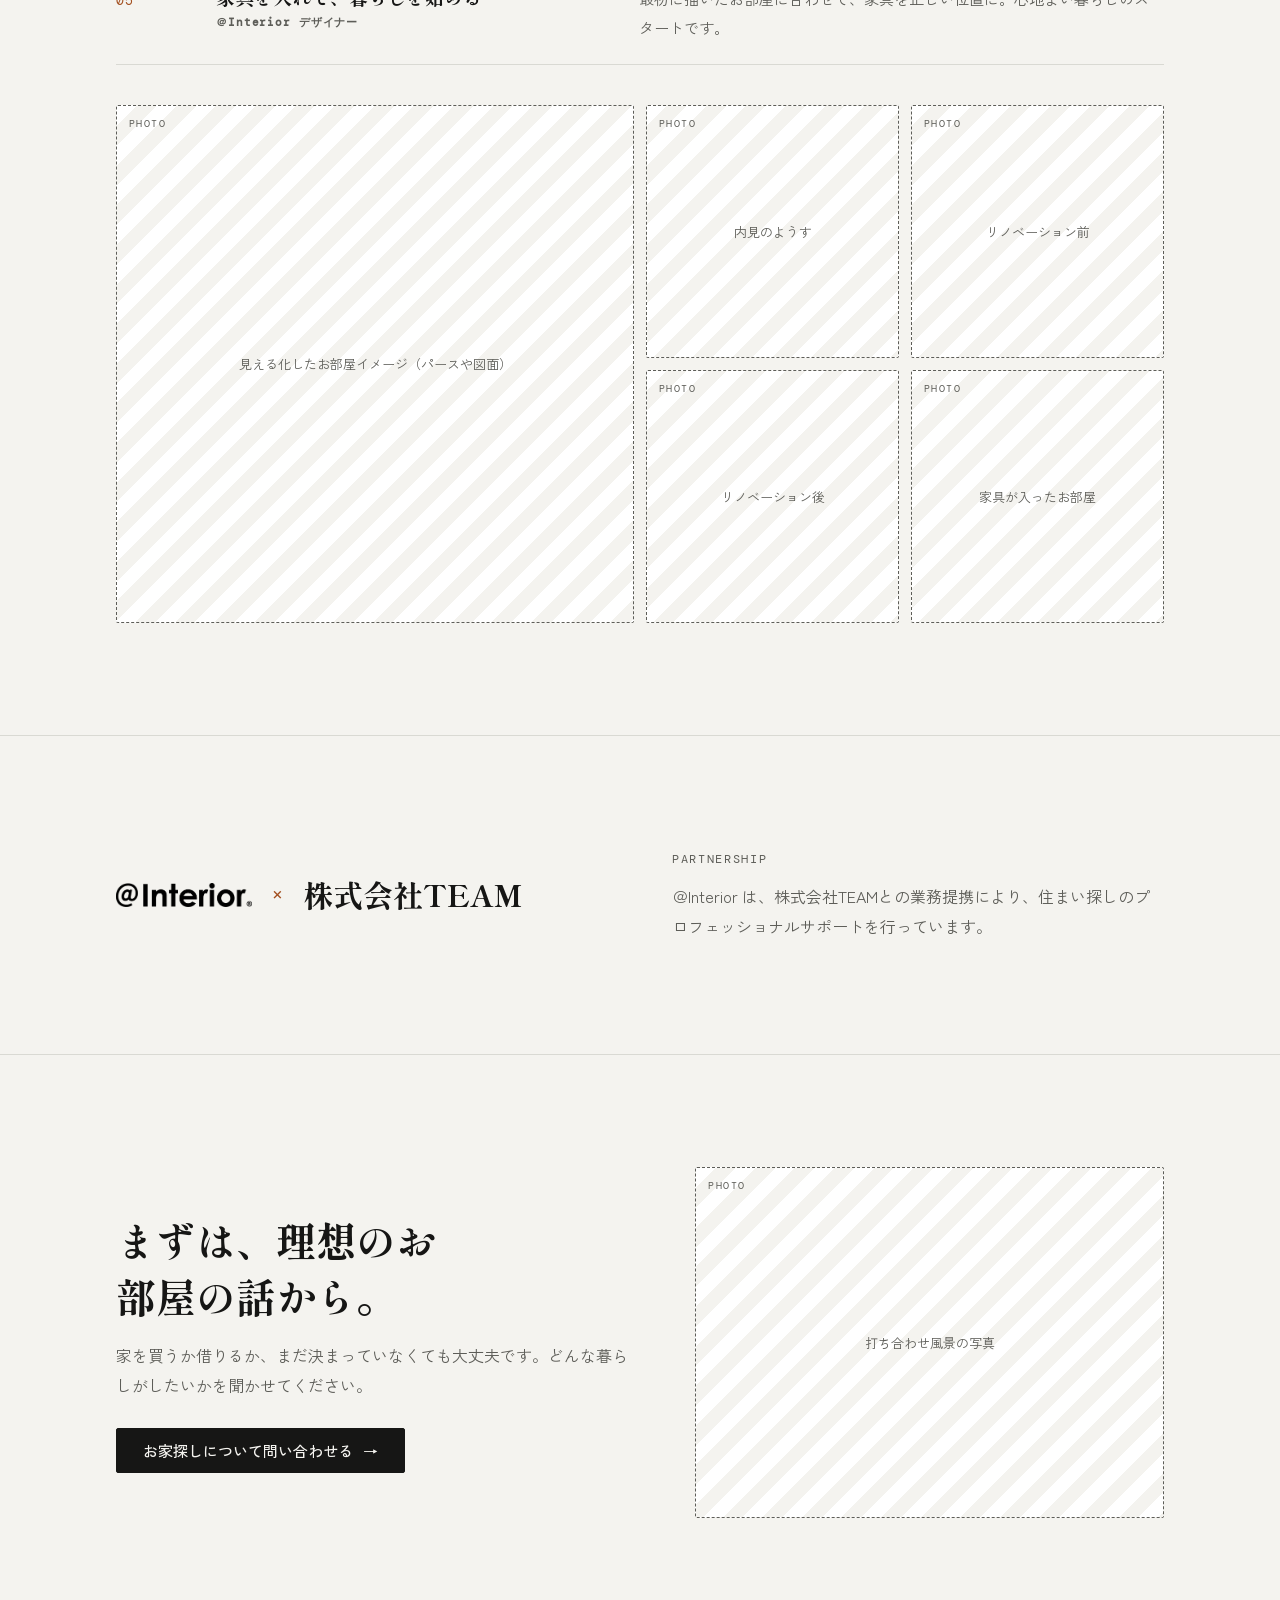
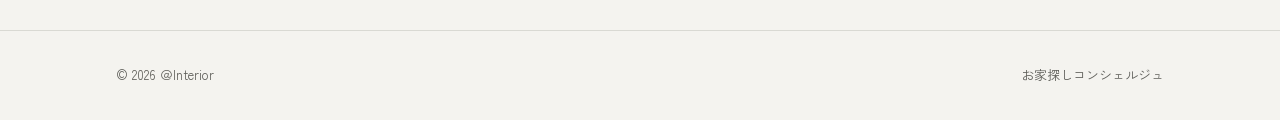
<file: lp/home.html>
<!doctype html>
<html lang="ja">
<head>
<meta charset="utf-8">
<meta name="viewport" content="width=device-width, initial-scale=1, viewport-fit=cover">
<title>お家探しコンシェルジュ｜＠Interior</title>
<meta name="description" content="家を選ぶ前に、家具を選ぶ。＠Interiorのデザイナーと住まいのプロが、あなたに合ったお家探しをサポートします。">
<link rel="preconnect" href="https://fonts.googleapis.com">
<link rel="preconnect" href="https://fonts.gstatic.com" crossorigin>
<link rel="stylesheet" href="https://fonts.googleapis.com/css2?family=Shippori+Mincho+B1:wght@500;700;800&family=Zen+Kaku+Gothic+New:wght@400;500;700&family=DM+Mono:wght@400;500&display=swap">
<style>
/* Layout: index と同じトークン。思想→悩み→チーム→進め方→提携 の順に一本で読ませる */
:root {
  --bg: #f4f3ef; --surface: #ffffff; --ink: #161615; --muted: #5d5d58; --line: #d9d9d3;
  --rug: #a24e1e; --rug-ink: #ffffff; --wood: #8a6a4a; --leaf: #5c6638;
  --f-display: "Shippori Mincho B1", "Hiragino Mincho ProN", "Yu Mincho", serif;
  --f-body: "Zen Kaku Gothic New", "Hiragino Sans", "Yu Gothic", system-ui, sans-serif;
  --f-mono: "DM Mono", ui-monospace, "SFMono-Regular", monospace;
  --logo-filter: none;
  color-scheme: light;
}
@media (prefers-color-scheme: dark) {
  :root:not([data-theme="light"]) {
    --bg: #141413; --surface: #1d1d1b; --ink: #ededE8; --muted: #a3a39b; --line: #34342f;
    --rug: #d9773f; --rug-ink: #141413; --wood: #c09a72; --leaf: #8fb086; --logo-filter: invert(1); color-scheme: dark;
  }
}
:root[data-theme="dark"] {
  --bg: #141413; --surface: #1d1d1b; --ink: #ededE8; --muted: #a3a39b; --line: #34342f;
  --rug: #d9773f; --rug-ink: #141413; --wood: #c09a72; --leaf: #8fb086; --logo-filter: invert(1); color-scheme: dark;
}
:root { padding-top: env(safe-area-inset-top, 0px); padding-bottom: env(safe-area-inset-bottom, 0px); }
* { box-sizing: border-box; }
img { max-width: 100%; }
[hidden] { display: none !important; }
body {
  margin: 0; background: var(--bg); color: var(--ink);
  font-family: var(--f-body); font-size: 16px; line-height: 1.9; -webkit-font-smoothing: antialiased;
}
.wrap {
  max-width: 1080px; margin: 0 auto;
  padding-left: max(16px, env(safe-area-inset-left, 0px));
  padding-right: max(16px, env(safe-area-inset-right, 0px));
}
h1, h2, h3 { font-family: var(--f-display); font-weight: 700; text-wrap: balance; margin: 0; line-height: 1.4; }
p { margin: 0; }
a { color: inherit; }
:focus-visible { outline: 2px solid var(--rug); outline-offset: 3px; }
.label { font-family: var(--f-mono); font-size: 12px; letter-spacing: .14em; text-transform: uppercase; color: var(--muted); }
section { padding-block: clamp(64px, 10vw, 112px); }
section + section { border-top: 1px solid var(--line); }
.sec-head { display: grid; gap: 12px; margin-bottom: clamp(32px, 5vw, 52px); max-width: 40em; }
.sec-head h2 { font-size: clamp(26px, 4vw, 38px); }
.sec-head p { color: var(--muted); }
.prose { display: grid; gap: 1.2em; max-width: 36em; font-size: 17px; }

header .wrap { display: flex; align-items: center; justify-content: space-between; gap: 16px; padding-block: 20px; }
.logo { display: block; line-height: 0; }
.logo img { display: block; height: 26px; width: auto; filter: var(--logo-filter); }
.back { font-size: 14px; color: var(--muted); text-decoration: none; }
.back:hover { color: var(--ink); }

.btn {
  display: inline-flex; align-items: center; gap: 10px; padding: 14px 26px;
  font: 500 15px/1 var(--f-body); text-decoration: none; border: 1px solid var(--ink); border-radius: 2px;
  transition: background .2s, color .2s;
}
.btn-primary { background: var(--ink); color: var(--bg); }
.btn-primary:hover { background: var(--rug); border-color: var(--rug); color: var(--rug-ink); }

/* hero */
.hero { border-top: 0; padding-block: clamp(40px, 8vw, 96px) clamp(56px, 9vw, 104px); }
.hero h1 { font-size: clamp(34px, 6.4vw, 70px); font-weight: 800; line-height: 1.28; margin-top: 16px; }
.hero h1 em { font-style: normal; color: var(--rug); }
.hero-lead { margin-top: 28px; font-size: clamp(16px, 1.6vw, 18px); color: var(--muted); max-width: 32em; }
.hero .btn { margin-top: 36px; }

/* order diagram */
.order { display: grid; gap: 20px; margin-top: clamp(32px, 5vw, 48px); }
.order-row { display: grid; grid-template-columns: 9em minmax(0, 1fr); gap: 16px; align-items: center; }
.order-row > span { font-size: 13px; color: var(--muted); }
.steps { display: flex; flex-wrap: wrap; align-items: center; gap: 8px; }
.chip { padding: 8px 14px; border: 1px solid var(--line); background: var(--surface); font-size: 14px; border-radius: 2px; }
.arrow { color: var(--muted); font-family: var(--f-mono); }
.order-row.ours .chip { border-color: var(--ink); }
.order-row.ours .chip.key { background: var(--rug); border-color: var(--rug); color: var(--rug-ink); }
@media (max-width: 560px) { .order-row { grid-template-columns: minmax(0, 1fr); gap: 8px; } }

/* worries */
.worries { display: grid; grid-template-columns: repeat(3, minmax(0, 1fr)); border-top: 1px solid var(--ink); margin: 0; padding: 0; }
.worries li { list-style: none; padding: 24px 24px 24px 0; border-bottom: 1px solid var(--line); display: grid; gap: 8px; }
.worries li + li { padding-left: 24px; border-left: 1px solid var(--line); }
.worries h3 { font-size: 22px; }
.worries p { color: var(--muted); font-size: 15px; }
@media (max-width: 760px) {
  .worries { grid-template-columns: minmax(0, 1fr); }
  .worries li + li { padding-left: 0; border-left: 0; }
}

/* team */
.team { background: var(--rug); color: var(--rug-ink); border-top: 0 !important; }
.team .label, .team .sec-head p { color: var(--rug-ink); opacity: .82; }
.roles { display: grid; grid-template-columns: repeat(3, minmax(0, 1fr)); gap: 16px; }
.role { background: var(--bg); color: var(--ink); padding: 26px 24px; display: grid; gap: 10px; align-content: start; border-radius: 2px; }
.role.lead { grid-column: span 3; grid-template-columns: minmax(0, 1fr) minmax(0, 1.4fr); gap: 24px; align-items: center; }
.role .tag { font-family: var(--f-mono); font-size: 11px; letter-spacing: .12em; text-transform: uppercase; color: var(--rug); }
.role h3 { font-size: 20px; }
.role p { color: var(--muted); font-size: 14px; }
.specialists { display: flex; flex-wrap: wrap; gap: 6px; }
.specialists span { font-size: 13px; padding: 4px 10px; border: 1px solid var(--line); border-radius: 2px; }
@media (max-width: 860px) {
  .roles { grid-template-columns: minmax(0, 1fr); }
  .role.lead { grid-column: auto; grid-template-columns: minmax(0, 1fr); }
}

/* process */
.process { margin: 0; padding: 0; counter-reset: s; display: grid; gap: 0; border-top: 1px solid var(--ink); }
.process li { list-style: none; counter-increment: s; display: grid; grid-template-columns: 5em minmax(0, 1fr) minmax(0, 1.3fr); gap: 20px; padding: 22px 0; border-bottom: 1px solid var(--line); align-items: baseline; }
.process li::before { content: counter(s, decimal-leading-zero); font-family: var(--f-mono); font-size: 13px; color: var(--rug); letter-spacing: .1em; }
.process h3 { font-size: 19px; }
.process p { color: var(--muted); font-size: 15px; }
.process .who { display: block; font-family: var(--f-mono); font-size: 11px; letter-spacing: .08em; color: var(--muted); margin-top: 4px; }
@media (max-width: 720px) { .process li { grid-template-columns: 3em minmax(0, 1fr); } .process p { grid-column: 2; } }

/* partner */
.partner { display: grid; grid-template-columns: minmax(0, 1fr) minmax(0, 1fr); gap: clamp(24px, 5vw, 64px); align-items: center; }
.partner-mark { display: flex; align-items: center; gap: 20px; font-family: var(--f-display); font-weight: 800; font-size: clamp(22px, 3vw, 30px); }
.partner-mark img { height: 24px; width: auto; filter: var(--logo-filter); }
.partner-mark .x { font-family: var(--f-mono); font-weight: 400; color: var(--rug); font-size: 18px; }
.partner p { color: var(--muted); }
@media (max-width: 760px) { .partner { grid-template-columns: minmax(0, 1fr); } }

.cta { text-align: left; }
.cta h2 { font-size: clamp(26px, 4vw, 40px); }
.cta p { color: var(--muted); margin-top: 16px; max-width: 34em; }
.cta .btn { margin-top: 28px; }

footer { border-top: 1px solid var(--line); }
footer .wrap { padding-block: 32px; display: flex; flex-wrap: wrap; justify-content: space-between; gap: 12px; font-size: 13px; color: var(--muted); }

/* image placeholders: 写真が入るまでの枠 */
.ph { position: relative; display: grid; place-items: center; text-align: center; padding: 12px;
  background: repeating-linear-gradient(135deg, var(--surface) 0 14px, var(--bg) 14px 28px);
  border: 1px dashed var(--muted); border-radius: 2px; color: var(--muted);
  font-size: 13px; line-height: 1.5; aspect-ratio: 4 / 3; max-width: 100%; width: 100%; }
.ph::before { content: "PHOTO"; position: absolute; top: 10px; left: 12px; font-family: var(--f-mono); font-size: 10px; letter-spacing: .14em; }
.ph-wide { aspect-ratio: 16 / 7; }
.ph-tall { aspect-ratio: 3 / 4; }
.ph-sq { aspect-ratio: 1 / 1; }
.ph-avatar { width: 128px; aspect-ratio: 1 / 1; border-radius: 50%; font-size: 11px; padding: 18px; }
.ph-avatar::before { content: none; }

.gallery { display: grid; grid-template-columns: repeat(4, minmax(0, 1fr)); gap: 12px; }
.gallery .ph:first-child { grid-column: span 2; grid-row: span 2; aspect-ratio: auto; min-height: 240px; }
@media (max-width: 720px) { .gallery { grid-template-columns: repeat(2, minmax(0, 1fr)); } }
.split { display: grid; grid-template-columns: minmax(0, 1.1fr) minmax(0, 1fr); gap: clamp(28px, 5vw, 64px); align-items: center; }
@media (max-width: 820px) { .split { grid-template-columns: minmax(0, 1fr); } }
</style>
</head>
<body>

<header>
  <div class="wrap">
    <a class="logo" href="index.html"><img src="logo.png" alt="@Interior" width="667" height="118"></a>
    <a class="back" href="index.html#service">← 3つのサポートへ</a>
  </div>
</header>

<main>
  <section class="hero">
    <div class="wrap">
      <p class="label">03 / Home Search Concierge</p>
      <h1>家を選ぶ前に、<br><em>家具</em>を選ぼう。</h1>
      <p class="hero-lead">お家探しコンシェルジュは、あなたの暮らし方から理想のお部屋を描き、住まいのプロと一緒にベストなお家を探すサービスです。</p>

      <div class="ph ph-wide" style="margin-top:40px">メイン写真：心地よく家具が置かれた住まい</div>

      <div class="order" aria-label="考え方の順番">
        <div class="order-row">
          <span>よくある順番</span>
          <div class="steps"><span class="chip">家を決める</span><span class="arrow">→</span><span class="chip">家具を合わせる</span></div>
        </div>
        <div class="order-row ours">
          <span>＠Interior の順番</span>
          <div class="steps"><span class="chip">暮らし方を知る</span><span class="arrow">→</span><span class="chip key">家具を選ぶ</span><span class="arrow">→</span><span class="chip">家を選ぶ</span></div>
        </div>
      </div>

      <a class="btn btn-primary" href="index.html#contact">お家探しについて問い合わせる <span aria-hidden="true">→</span></a>
    </div>
  </section>

  <section>
    <div class="wrap">
      <div class="sec-head">
        <p class="label">Why Furniture First</p>
        <h2>なぜ、家具が先なのか。</h2>
      </div>
      <div class="split">
      <div class="prose">
        <p>家は、あなたの住まいであり、毎日の暮らしそのものです。</p>
        <p>暮らし方に合わない家具や置き方は、使いにくかったり、気に入らなかったりして、ストレスの原因になります。日々の小さなストレスは、あなたの人生の時間を少しずつ奪っていきます。</p>
        <p>サイズも好みも自分に合い、お部屋の雰囲気にも合うインテリアを、正しい位置に置く。それだけで心がすっきりして、あなたのための心地よい空間になります。</p>
        <p>その家具を入れる「箱」が、家です。だから＠Interiorは、家を選ぶ前に家具から考えます。</p>
      </div>
      <div style="display:grid;gap:12px">
        <div class="ph">家具を正しい位置に置いたお部屋</div>
        <div style="display:grid;grid-template-columns:1fr 1fr;gap:12px"><div class="ph ph-sq">家具のディテール</div><div class="ph ph-sq">暮らしのワンシーン</div></div>
      </div>
      </div>
    </div>
  </section>

  <section>
    <div class="wrap">
      <div class="sec-head">
        <p class="label">Today's Home Search</p>
        <h2>いまの家探しは、迷うことばかり。</h2>
        <p>都心部の家探しは厳しい状況です。価格が上がるなかで、何が正しいのか、どうすればよいのか悩む方が増えています。</p>
      </div>
      <ul class="worries">
        <li><h3>買うべき？</h3><p>価格が上がっている今、購入して大丈夫なのか。</p></li>
        <li><h3>借りるべき？</h3><p>賃貸のままのほうが、暮らしに合っているのか。</p></li>
        <li><h3>中古をリノベ？</h3><p>中古を買って、自分好みにリノベーションするのはどうか。</p></li>
      </ul>
    </div>
  </section>

  <section class="team">
    <div class="wrap">
      <div class="sec-head">
        <p class="label">Support Team</p>
        <h2>あなたの味方になる、住まいのプロたち。</h2>
        <p>理想や思いは人それぞれです。一人ひとりに合わせて、サポートの形をカスタマイズします。</p>
      </div>
      <div class="roles">
        <article class="role lead">
          <div style="display:grid;gap:14px">
            <div class="ph ph-avatar">Riekoさんの写真</div>
            <p class="tag">Designer</p>
            <h3>Rieko &amp; ＠Interior デザイナー</h3>
          </div>
          <p>はじめに、あなたの理想のお部屋を「見える化」します。暮らし方、好み、必要な家具のサイズから、どんな住まいが合うかを一緒に描きます。</p>
        </article>
        <article class="role">
          <div class="ph">住宅販売エキスパートの写真</div>
          <p class="tag">Real Estate</p>
          <h3>住宅販売のエキスパート</h3>
          <p>理想の住まいを、どの場所で、どんな形で手に入れるか。物件探しをサポートします。</p>
        </article>
        <article class="role">
          <div class="ph">一級建築士・リノベ事例の写真</div>
          <p class="tag">Architect</p>
          <h3>リノベーション専門の一級建築士</h3>
          <p>中古物件のリノベーションを考える方に、プロの目で計画をサポートします。</p>
        </article>
        <article class="role">
          <div class="ph">専門家チームのイメージ</div>
          <p class="tag">Specialists</p>
          <h3>必要に応じて専門家</h3>
          <div class="specialists"><span>FP</span><span>保険</span><span>行政書士</span><span>司法書士</span><span>弁護士</span></div>
          <p>お金の計画や申請・手続きも、それぞれの専門家がサポートします。</p>
        </article>
      </div>
    </div>
  </section>

  <section>
    <div class="wrap">
      <div class="sec-head">
        <p class="label">Process</p>
        <h2>お家探しの進め方</h2>
      </div>
      <ol class="process">
        <li><h3>理想のお部屋を見える化<span class="who">＠Interior デザイナー</span></h3><p>暮らし方や好みを伺い、置きたい家具とお部屋のイメージを形にします。</p></li>
        <li><h3>住まいの形を決める<span class="who">デザイナー × 住まいのプロ</span></h3><p>購入・賃貸・中古リノベーションのどれが合うか、場所とあわせて考えます。</p></li>
        <li><h3>物件を探す<span class="who">住宅販売エキスパート ／ 一級建築士</span></h3><p>理想のお部屋が実現できるかという視点で、物件やリノベーション計画を検討します。</p></li>
        <li><h3>お金と手続き<span class="who">必要に応じて専門家</span></h3><p>資金計画、保険、申請や契約まわりを、それぞれの専門家がサポートします。</p></li>
        <li><h3>家具を入れて、暮らしを始める<span class="who">＠Interior デザイナー</span></h3><p>最初に描いたお部屋に合わせて、家具を正しい位置に。心地よい暮らしのスタートです。</p></li>
      </ol>
      <div class="gallery" style="margin-top:40px">
        <div class="ph">見える化したお部屋イメージ（パースや図面）</div>
        <div class="ph ph-sq">内見のようす</div>
        <div class="ph ph-sq">リノベーション前</div>
        <div class="ph ph-sq">リノベーション後</div>
        <div class="ph ph-sq">家具が入ったお部屋</div>
      </div>
    </div>
  </section>

  <section>
    <div class="wrap partner">
      <div class="partner-mark"><img src="logo.png" alt="@Interior" width="667" height="118"><span class="x">×</span><span>株式会社TEAM</span></div>
      <div>
        <p class="label" style="margin-bottom:10px">Partnership</p>
        <p>＠Interior は、株式会社TEAMとの業務提携により、住まい探しのプロフェッショナルサポートを行っています。</p>
      </div>
    </div>
  </section>

  <section class="cta">
    <div class="wrap split">
      <div>
      <h2>まずは、理想のお部屋の話から。</h2>
      <p>家を買うか借りるか、まだ決まっていなくても大丈夫です。どんな暮らしがしたいかを聞かせてください。</p>
      <a class="btn btn-primary" href="index.html#contact">お家探しについて問い合わせる <span aria-hidden="true">→</span></a>
      </div>
      <div class="ph">打ち合わせ風景の写真</div>
    </div>
  </section>
</main>

<footer>
  <div class="wrap">
    <span>© 2026 ＠Interior</span>
    <span>お家探しコンシェルジュ</span>
  </div>
</footer>
</body>
</html>
</file>
